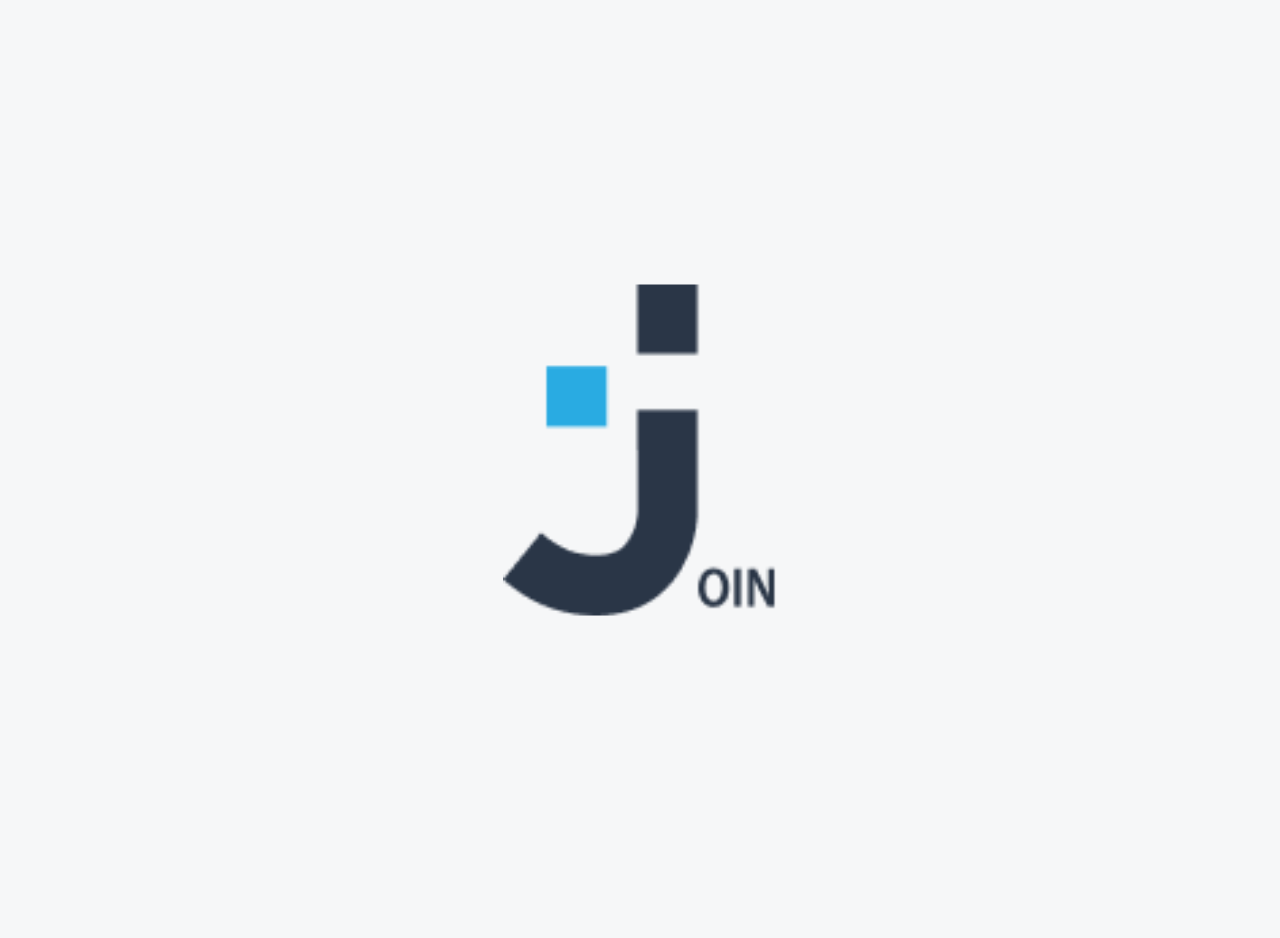
<file: index.html>
<!DOCTYPE html>
<html lang="en">

<head>
    <meta charset="UTF-8">
    <meta http-equiv="X-UA-Compatible" content="IE=edge">
    <meta name="viewport" content="width=device-width, initial-scale=1.0">
    <link rel="icon" type="image/x-icon" href="favicon.ico">
    <link rel="stylesheet" href="./assets/css/font.css">
    <link rel="stylesheet" href="./assets/css/login.css">
    <link rel="stylesheet" href="./assets/css/style.css">
    <script src="./assets/js/script.js" defer></script>
    <script src="./assets/js/login.js" defer></script>
    <script src="./assets/js/storage.js" defer></script>
    <title>Join</title>
</head>
<!-- Login upper part -->

<body onload="initLogin();" class="login-body">
    <div id="overlay"></div>
    <header class="login-header">
        <img class="login-logo" id="login-logo" src="img/login_logo.png" alt="Login Logo Join">
        <nav id="login-nav">
            <p>Not a Join user?</p>
            <button onclick="window.location.href='register.html';" class="btnsld">Sign up</button>
        </nav>
    </header>
    <!-- Login main container -->
    <section class="login-main-section">
        <main id="login-maincontainer">
            <div class="login-main">
                <h1>Log in</h1>
                <div class="h1-underline"></div>
                <form onsubmit="login();return false;" class="input-fields">
                    <div class="imgPos">
                        <input id="email" type="email" placeholder="Email" required>
                        <img src="./img/login-mail.png" alt="">
                    </div>
                    <div class="Error-Container">
                        <div class="imgPos">
                            <input id="password" type="password" placeholder="Password" required>
                            <img onclick="togglePasswordVisibility('password', 'passwordToggle')" class="crsptr"
                                src="./img/login-lock.png" alt="" id="passwordToggle">
                        </div>
                        <div id="passwordMismatchError" class="error-message"></div>
                    </div>
                    <div class="remember-container">
                        <input type="checkbox" class="custom-checkbox" id="customRememberMe">
                        <label for="customRememberMe" class="custom-checkbox-label"><img
                                src="./img/remember-unchecked.png" alt="Remember Me">
                            <p class="nouserselect">Remember me</p>
                            <a class="forgot-password" href="reset_password.html">Forgot Password?</a>
                        </label>
                    </div>
                    <div class="login-buttons">
                        <button class="login-button btnsld">Log in</button>
                        <button onclick="guestLogin()" type="button" class="guest-login-button btnclr">Guest Log
                            in</button>
                    </div>
                </form>
            </div>
        </main>
    </section>
    <!-- Privacy policy and Legal notice bottom -->
    <section>
        <div id="login-bottom-part" class="login-bottom-part">
            <div class="a-container">
                <a href="privacy.html">Privacy Policy</a>
            </div>
            <div class="a-container">
                <a href="legal_notice.html">Legal notice</a>
            </div>
        </div>
    </section>
</body>

</html>
</file>
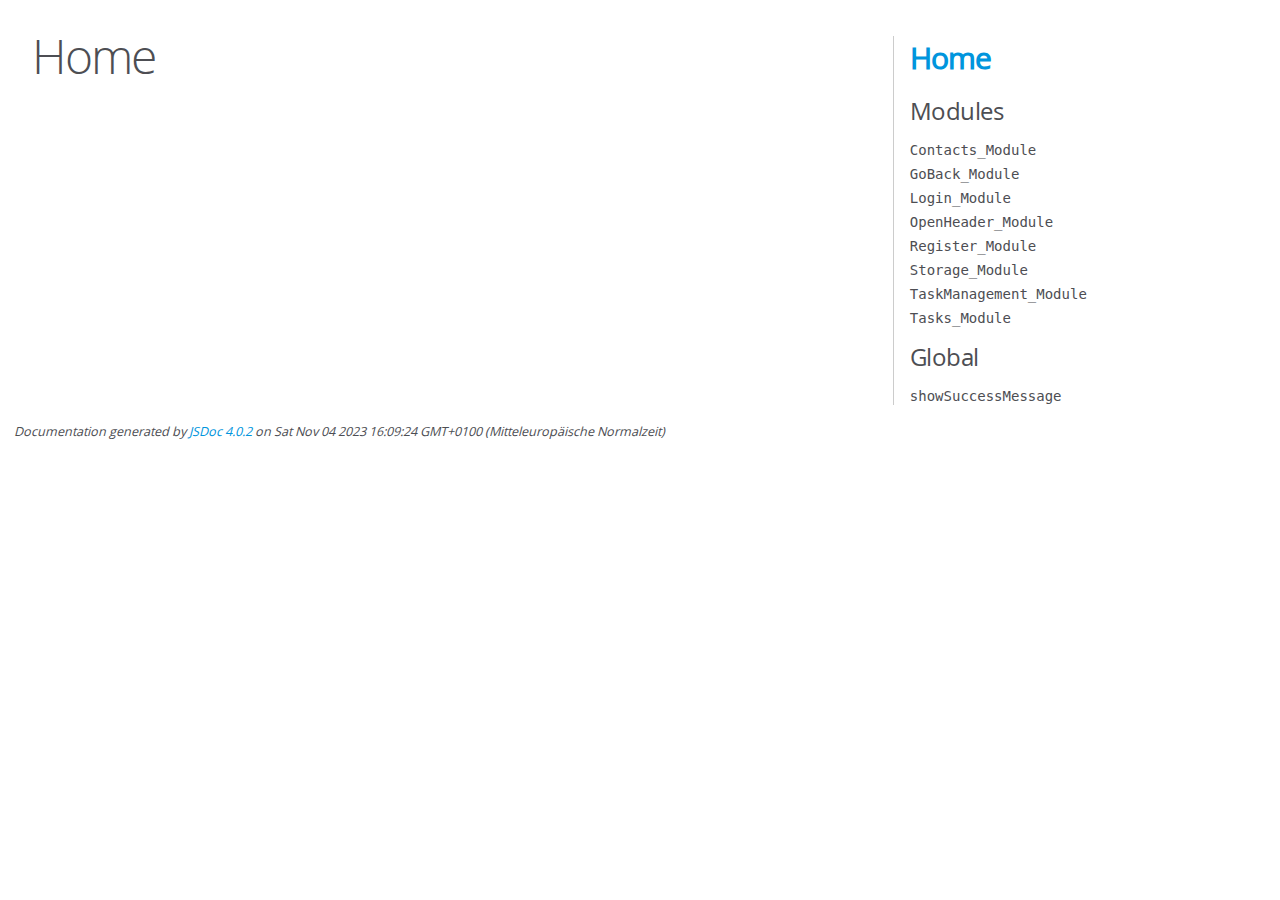
<file: out/index.html>
<!DOCTYPE html>
<html lang="en">
<head>
    <meta charset="utf-8">
    <title>JSDoc: Home</title>

    <script src="scripts/prettify/prettify.js"> </script>
    <script src="scripts/prettify/lang-css.js"> </script>
    <!--[if lt IE 9]>
      <script src="//html5shiv.googlecode.com/svn/trunk/html5.js"></script>
    <![endif]-->
    <link type="text/css" rel="stylesheet" href="styles/prettify-tomorrow.css">
    <link type="text/css" rel="stylesheet" href="styles/jsdoc-default.css">
</head>

<body>

<div id="main">

    <h1 class="page-title">Home</h1>

    



    


    <h3> </h3>










    









</div>

<nav>
    <h2><a href="index.html">Home</a></h2><h3>Modules</h3><ul><li><a href="module-Contacts_Module.html">Contacts_Module</a></li><li><a href="module-GoBack_Module.html">GoBack_Module</a></li><li><a href="module-Login_Module.html">Login_Module</a></li><li><a href="module-OpenHeader_Module.html">OpenHeader_Module</a></li><li><a href="module-Register_Module.html">Register_Module</a></li><li><a href="module-Storage_Module.html">Storage_Module</a></li><li><a href="module-TaskManagement_Module.html">TaskManagement_Module</a></li><li><a href="module-Tasks_Module.html">Tasks_Module</a></li></ul><h3>Global</h3><ul><li><a href="global.html#showSuccessMessage">showSuccessMessage</a></li></ul>
</nav>

<br class="clear">

<footer>
    Documentation generated by <a href="https://github.com/jsdoc/jsdoc">JSDoc 4.0.2</a> on Sat Nov 04 2023 16:09:24 GMT+0100 (Mitteleuropäische Normalzeit)
</footer>

<script> prettyPrint(); </script>
<script src="scripts/linenumber.js"> </script>
</body>
</html>
</file>
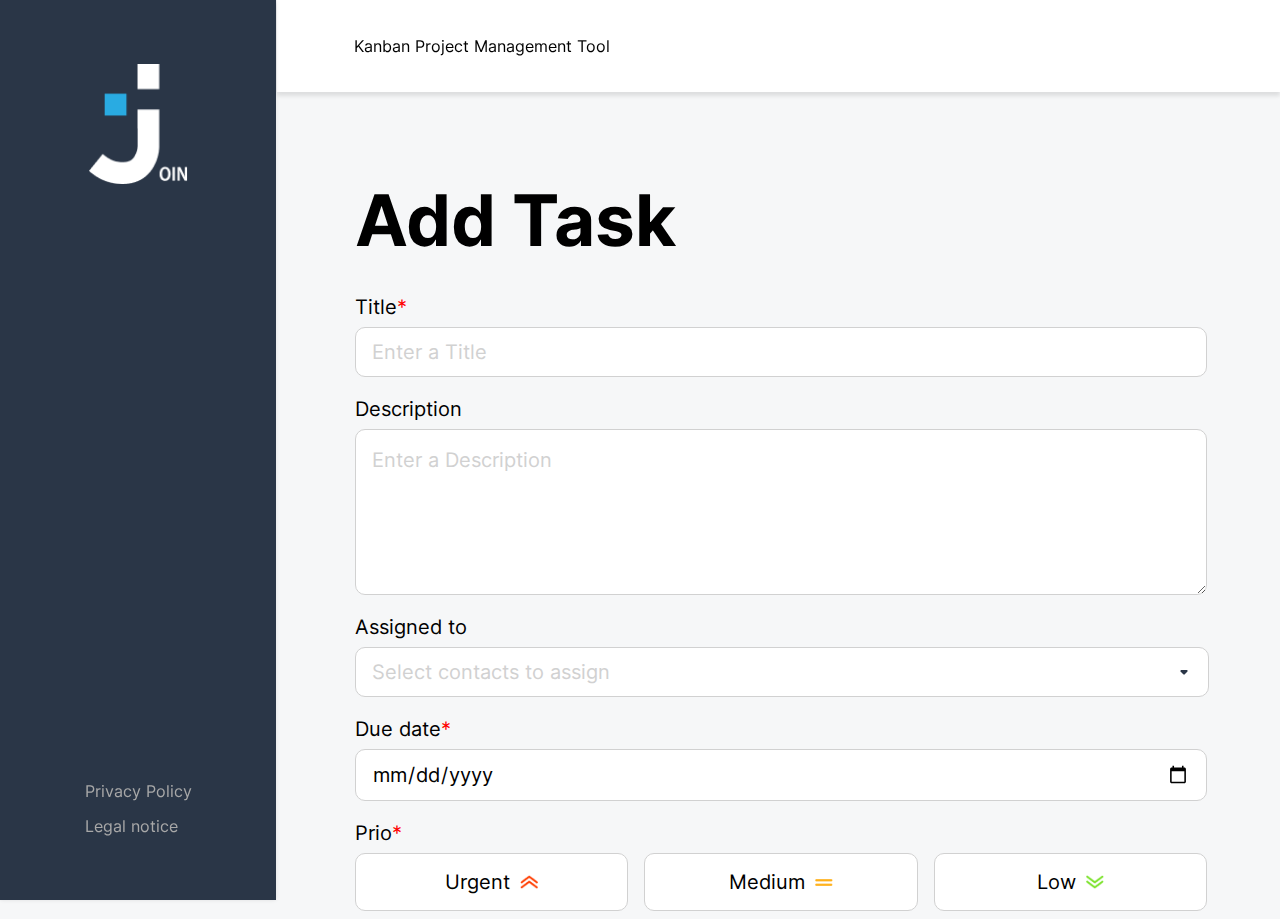
<file: add_task.html>
<!DOCTYPE html>
<html lang="en">

<head>
    <meta charset="UTF-8">
    <meta name="viewport" content="width=device-width, initial-scale=1.0">
    <title>Add Task</title>
    <link rel="icon" type="image/x-icon" href="">
    <link rel="stylesheet" href="./assets/css/font.css">
    <link rel="stylesheet" href="./assets/css/header.css">
    <link rel="stylesheet" href="./assets/css/board.css">
    <link rel="stylesheet" href="./assets/css/addTask.css">
    <link rel="stylesheet" href="./assets/css/style.css">
    <link rel="stylesheet" href="./assets/css/color.css">
    <link rel="stylesheet" href="./assets/css/contacts.css">
    <script src="./assets/js/w3c_include.js"></script>
    <script src="./assets/js/storage.js"></script>
    <script src="./assets/js/template.js"></script>
    <script src="./assets/js/data.js"></script>
    <script src="./assets/js/board.js"></script>
    <script src="./assets/js/form.js"></script>
    <script src="./assets/js/contacts.js"></script>
    <script src="./assets/js/tasks.js" ></script>
    <script src="./assets/js/script.js"></script>
    <script src="./assets/js/openMenu.js"></script>
</head>

<body class="addTask-body" onload="includeHTML(); initAddTask(0, 'add');initUserName();">

    <div w3-include-html="./assets/template/design_template.html"></div>

    <div class="main-content">
        <div w3-include-html="./assets/template/addTask_template.html" id="addForm"></div>
    </div>

    <div class="overlay_background" id="overlayBackground"></div>
    <div class="successmessage" id="successmessage">Contact succesfully created</div>
    <div class="error_message" id="error_message">error</div>

    <script>

        // hide contact dropdwon on click outside the div
        document.addEventListener('mousedown', function (event) {
            let list = document.getElementById('addTaskListContactsContainer');
            let container = document.getElementById('addTaskDropdownContactContainer');

            // check if click was outside the container
            if (!container.contains(event.target) && !list.contains(event.target)) {
                // check if container is actually visible
                if (isAssignToDropdownActive) {
                    // hide the container
                    hideContactList();
                }
            }
        });

        // hide category dropdwon on click outside the div
        document.addEventListener('mousedown', function (event) {
            let list = document.getElementById('addTaskListCategoriesContainer');
            let container = document.getElementById('addTaskDropdownCategoryContainer');

            // check if click was outside the container
            if (!container.contains(event.target) && !list.contains(event.target)) {
                // check if container is actually visible
                if (isCategoryDropdownActive) {
                    // hide the container
                    hideCategoryList();
                }
            }
        });

    </script>
</body>



</html>
</file>
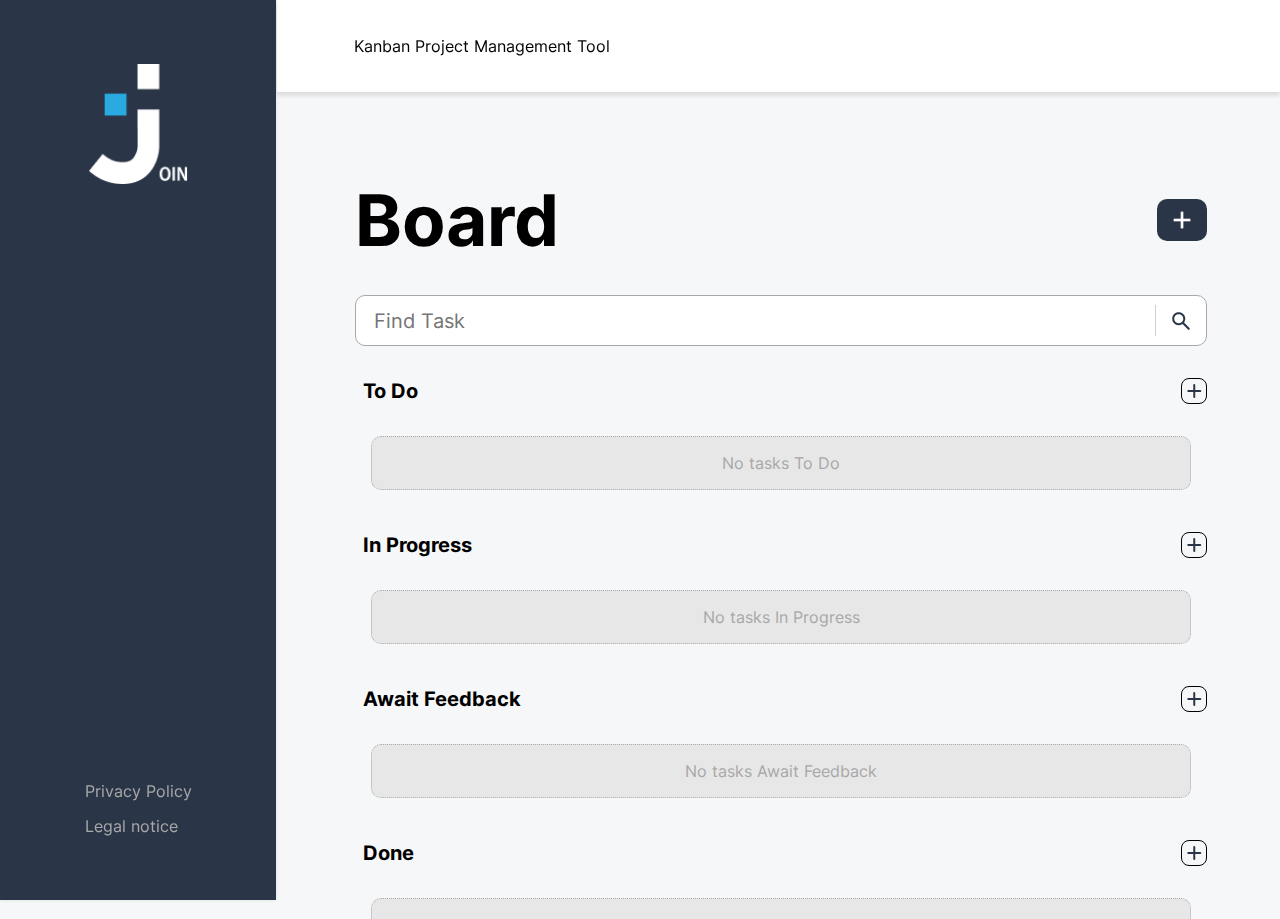
<file: board.html>
<!DOCTYPE html>
<html lang="en">

<head>
    <meta charset="UTF-8">
    <meta name="viewport" content="width=device-width, initial-scale=1.0">
    <title>Board</title>
    <link rel="icon" type="image/x-icon" href="">
    <link rel="stylesheet" href="./assets/css/font.css">
    <link rel="stylesheet" href="./assets/css/header.css">
    <link rel="stylesheet" href="./assets/css/board.css">
    <link rel="stylesheet" href="./assets/css/addTask.css">
    <link rel="stylesheet" href="./assets/css/contacts.css">
    <link rel="stylesheet" href="./assets/css/style.css">
    <link rel="stylesheet" href="./assets/css/color.css">
    <script src="./assets/js/w3c_include.js"></script>
    <script src="./assets/js/storage.js"></script>
    <script src="./assets/js/template.js"></script>
    <script src="./assets/js/data.js"></script>
    <script src="./assets/js/form.js"></script>
    <script src="./assets/js/contacts.js"></script>
    <script src="./assets/js/tasks.js"></script>
    <script src="./assets/js/board.js"></script>
    <script src="./assets/js/script.js"></script>
    <script src="./assets/js/openMenu.js"></script>
</head>

<body class="board-body" onload="includeHTML(); initBoard(); initUserName()">

    <div w3-include-html="./assets/template/design_template.html"></div>

    <div class="main-content">

        <div class="board-header">
            <div class="board-header-title-and-button">
                <h1>Board</h1>
                <button class="btn btn-primary btn-text-with-icon desktop-hidden"
                    onclick="showAddTaskOverlay(0, 'add'); return false" style="width: unset;">
                    <!-- <p>Add task</p> -->
                    <img src="./img/add-white.png" alt="" style="height: 18px; width: 18px;">
                </button>
            </div>
            <div class="board-header-search_and_button">
                <div class="board-header-search">
                    <input type="text" placeholder="Find Task" id="board-search">
                    <div class="search-line"></div>
                    <img src="img/search.png" alt="">
                </div>
                <button class="btn btn-primary btn-text-with-icon mobile-hidden"
                    onclick="showAddTaskOverlay(0, 'add'); return false">
                    <p>Add task</p>
                    <img src="./img/add-white.png" alt="" style="height: 18px; width: 18px;">
                </button>
            </div>
        </div>

        <div class="board-main-section" id="board">
            <!-- wird dynamisch gefüllt -->
        </div>

        <div class="overlay_background" id="addTaskOverlay">
            <div class="addTask-body addTask-include overlay" id="addTaskOverlayContainer">
                <div w3-include-html="./assets/template/addTask_template.html" id="addForm"></div>
            </div>
        </div>


        <!-- SHOW TASK OVERLAY -->
        <div class="overlay_background_add" id="showTaskOverlay">
            <div class="overlay" id="showTaskOverlayContainer">
                <div class="close_button_mobile" onclick="hideTaskOverlay();">
                    <img src="./img/close_white.png" alt="">
                </div>
                <div class="todo-card-detailed" id="todo-card-detailed">
                    <div class="todo-card-detailed-header">
                        <p class="todo-category bg-blue" id="todo-card-detailed-category">
                            <!-- wird dynamisch gefüllt -->
                        </p>
                        <img class="" src="./img/Close.png" alt="close button" onclick="hideTaskOverlay();">
                    </div>
                    <h1 class="todo-title" id="todo-card-detailed-title">
                        <!-- wird dynamisch gefüllt -->
                    </h1>
                    <h2 class="todo-description" id="todo-card-detailed-description">
                        <!-- wird dynamisch gefüllt -->
                    </h2>
                    <div class="todo-card-detailed-row">
                        <label for="">Due date:</label>
                        <p id="todo-card-detailed-dueDate">
                            <!-- wird dynamisch gefüllt -->
                        </p>
                    </div>
                    <div class="todo-card-detailed-row">
                        <label for="">Priority:</label>
                        <p id="todo-card-detailed-prioName">
                            <!-- wird dynamisch gefüllt -->
                        </p>
                        <img class="" id="todo-card-detailed-prioImg" src="img/prio-med.png">
                    </div>
                    <div class="todo-card-detailed-list-container">
                        <label for="">Assigned To:</label>
                        <div class="form-list form-list-selection">
                            <ul class="reduce-and-scroll-list" id="todo-card-detailed-assignedToList">
                                <!-- wird dynamisch gefüllt -->
                            </ul>
                        </div>
                    </div>
                    <div class="todo-card-detailed-list-container">
                        <label for="">Subtasks:</label>
                        <div class="form-list reduce-and-scroll-list" id="todo-card-detailed-subtasks">
                            <!-- wird dynamisch gefüllt -->
                        </div>
                    </div>
                    <div class="todo-card-detailed-row flex-end">
                        <button onclick="deleteContact(i)" id="todo-card-detailed-btnTaskDelete"><img
                                src="./img/delete.png" alt="Delete Icon">Delete</button>
                        <button onclick="editTask(i)" id="todo-card-detailed-btnTaskEdit"><img src="./img/edit.png"
                                alt="Edit Icon">Edit</button>
                    </div>
                </div>
            </div>
        </div>
    </div>

    <div class="overlay_background" id="overlayBackground"></div>
    <div class="successmessage" id="successmessage">Contact succesfully created</div>
    <div class="error_message" id="error_message">error</div>

    <script>

        // filter tasks by input in search field
        document.getElementById("board-search").addEventListener("input", updateBoardBySearch);

        // hide contact dropdwon on click outside the div
        document.addEventListener('mousedown', function (event) {
            let container = document.getElementById('addTaskListContactsContainer');
            if (!container.contains(event.target)) {
                if (isAssignToDropdownActive) {
                    hideContactList();
                }
            }
        });

        // hide category dropdwon on click outside the div
        document.addEventListener('mousedown', function (event) {
            let container = document.getElementById('addTaskListCategoriesContainer');
            if (!container.contains(event.target)) {
                if (isCategoryDropdownActive) {
                    hideCategoryList();
                }
            }
        });

        // hide detailed todo card on click outside the card
        document.addEventListener('mousedown', function (event) {
            let container = document.getElementById('showTaskOverlayContainer');
            if (!container.contains(event.target)) {
                if (overlayToDoCardActive && !overlayAddFormActive) {
                    hideTaskOverlay();
                };
            }
        });

        // hide add form on click outside the form
        document.addEventListener('mousedown', function (event) {
            let container = document.getElementById('addTaskOverlayContainer');
            if (!container.contains(event.target)) {
                if (overlayAddFormActive) {
                    closeAddTaskOverlay();
                };
            }
        });

    </script>

</body>

</html>
</file>
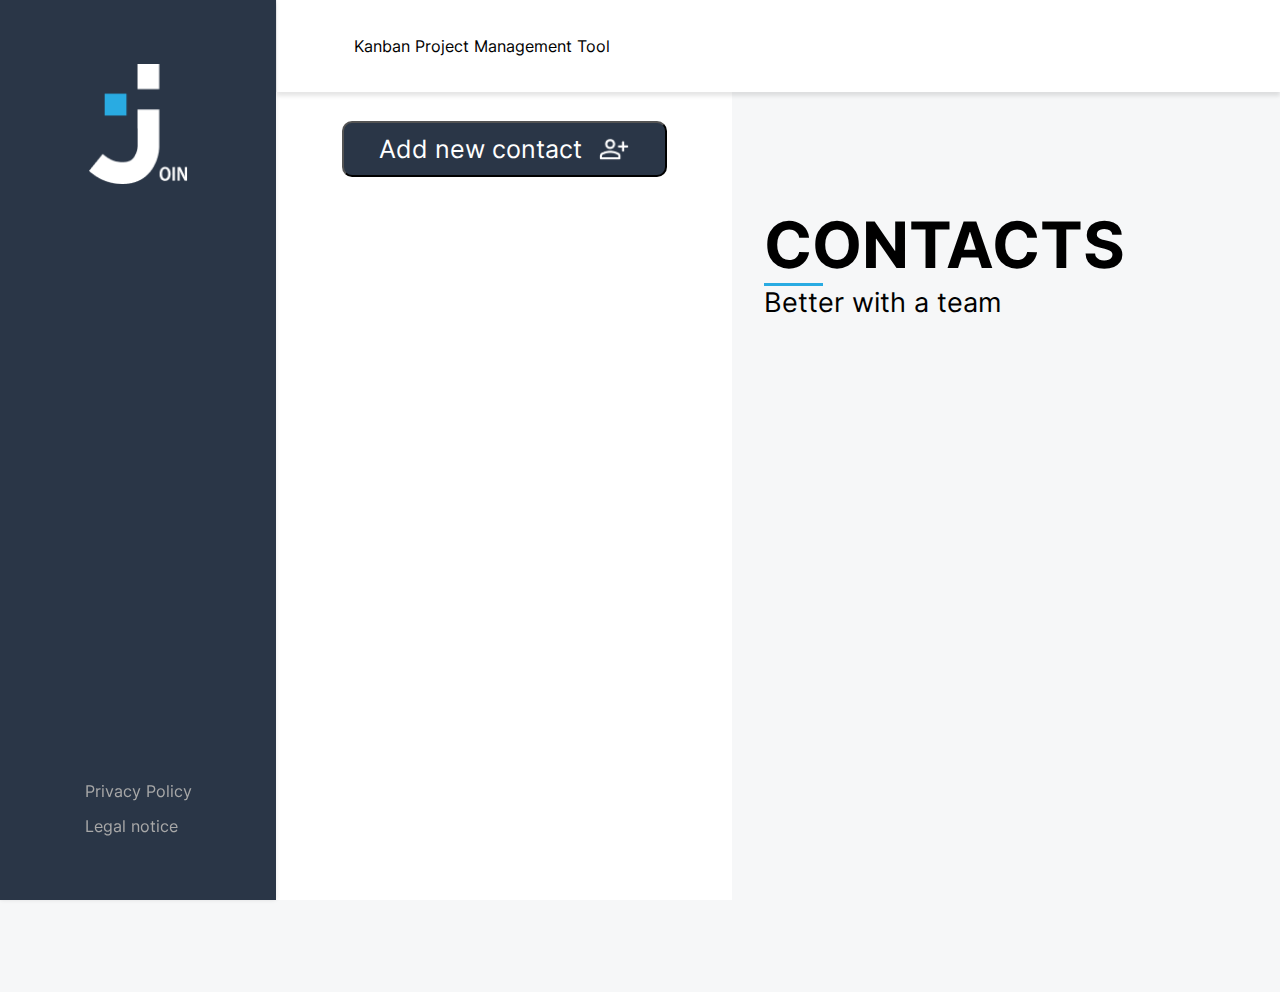
<file: contacts.html>
<!DOCTYPE html>
<html lang="en">

<head>
    <meta charset="UTF-8">
    <meta name="viewport" content="width=device-width,initial-scale=1.0">
    <link rel="stylesheet" href="./assets/css/font.css">
    <link rel="stylesheet" href="./assets/css/header.css">
    <link rel="stylesheet" href="./assets/css/contacts.css">
    <link rel="stylesheet" href="./assets/css/style.css">
    <script src="./assets/js/w3c_include.js"></script>
    <script src="./assets/js/storage.js"></script>
    <script src="./assets/js/data.js"></script>
    <script src="./assets/js/template.js"></script>
    <script src="./assets/js/contacts.js"></script>
    <script src="./assets/js/script.js"></script>
    <script src="./assets/js/openMenu.js"></script>
    <title>Contacts</title>
</head>

<body onload="includeHTML();init();hideAddContactOverlay();hideEditContactOverlay();initUserName()">
    <div w3-include-html="./assets/template/design_template.html"></div>

    <div class="main-content-contacts">
        <div class="main_contact">
            <div class="contacts" id="contactsDiv">
                <div class="contact_button"><button class="add_new_contact_button" onclick="showAddContactOverlay()">
                        Add new contact <img src="./img/person_add.png" alt="" height="32px" width="32px"></button>
                </div>

                <div class="contact_part" id="contactList">

                </div>
            </div>
            <div></div>
            <div class="right_side_contact" id="rightSideContactHeader" onclick="closeMobileSettingsBox()">
                <div class="contact_header">
                    <div class="contact_headline"> CONTACTS </div>
                    <div class="space_line_contact_header"></div>
                    <div class="contact_slogan"> Better with a team</div>
                    <div class="space_line_contact_header_mobile"></div>
                    <div class="mobile_back_arrow" style="display:none;" onclick="showContactsListHideContactInfo()">
                        <img src="./img/arrow-left-line.png" alt="">
                    </div>
                </div>
                <div class="big_contact" id="contactDetails">
                </div>
            </div>
        </div>

        <!-- ADD CONTACT OVERLAY -->
        <div class="overlay_background_add" id="addContactOverlay">
            <div class="overlay">
                <div class="close_button_mobile" onclick="hideAddContactOverlay();"><img src="./img/close_white.png"
                        alt=""></div>
                <div class="left_panel">
                    <div class="left_panel_content">
                        <img src="./img/header_logo.png" alt="Join Logo">
                        <div class="left_panel_header">Add contact</div>
                        <div class="left_panel_slogan">Tasks are better with a team!</div>
                        <div class="left_panel_line"></div>
                    </div>
                </div>
                <div class="right_panel">

                    <div class="close_overlay_button" onclick="hideAddContactOverlay();"><img src="./img/Close.png"
                            alt="close button"></div>
                    <div class="contact_user_information">
                        <div class="user_image"><button><img src="./img/personwhite.png" alt="Profile Image"></button>
                        </div>
                        <div class="user_information_form">
                            <input type="text" class="input_contact_name" name="Name" id="addContactName"
                                placeholder="Name" required>
                            <input type="email" class="input_contact_mail" name="Email" id="addContactEmail"
                                placeholder="Email" required>
                            <input type="tel" class="input_contact_phone" name="Phone" id="addContactPhone"
                                placeholder="Phone" required>
                            <div class="add_contact_buttons">
                                <button onclick="hideAddContactOverlay()" class="cancel_contact_button" type="reset">Cancel <img src="./img/Close.png"
                                        alt="Cancel"></button><button type="submit" class="create_contact_button"
                                    onclick="addContact()">Create
                                    contact
                                    <img src="./img/check.png" alt=""></button>
                            </div>
                        </div>
                    </div>
                </div>
            </div>

        </div>

        <!-- EDIT CONTACT OVERLAY -->
        <div class="overlay_background_edit" id="editContactOverlay">
            <div class="overlay">
                <div class="close_button_mobile" onclick="hideEditContactOverlay();"><img src="./img/close_white.png"
                        alt=""></div>
                <div class="left_panel">
                    <div class="left_panel_content">
                        <img src="./img/header_logo.png" alt="Join Logo">
                        <div class="left_panel_header">Edit contact</div>
                        <div class="left_panel_line"></div>
                    </div>
                </div>
                <div class="right_panel">

                    <div class="close_overlay_button" onclick="hideEditContactOverlay();"><img src="./img/Close.png"
                            alt="close button"></div>
                    <div class="contact_user_information">
                        <div class="user_image"><button id="editContactInitials"></button></div>
                        <div class="user_information_form">
                            <input type="text" class="input_contact_name" name="Name" id="editContactName"
                                placeholder="Name" required>
                            <input type="email" class="input_contact_mail" name="Email" id="editContactEmail"
                                placeholder="Email" required>
                            <input type="tel" class="input_contact_phone" name="Phone" id="editContactPhone"
                                placeholder="Phone" required>
                            <div class="add_contact_buttons">
                                <button class="cancel_contact_button" type="reset">Delete </button><button
                                    onclick="saveContact()" type="submit" class="create_contact_button">Save
                                    <img src="./img/check.png" alt=""></button>
                            </div>
                        </div>
                    </div>
                </div>
            </div>

        </div>
        <div class="overlay_background" id="overlayBackground"></div>
        <div class="successmessage" id="successmessage">Contact succesfully created</div>
        <div class="error_message" id="error_message">error</div>
        <div class="contact_settings_mobile" id="contactSettingsMobile" onclick="openMobileSettingsBox()"><img
                src="./img/contact_options.png" alt="contact options"></div>
        <div class="add_contact_button_mobile" id="addContactMobileButton" onclick="showAddContactOverlay()"><img
                src="./img/person_add.png" alt="add contact"></div>


    </div>

</body>

</html>
</file>
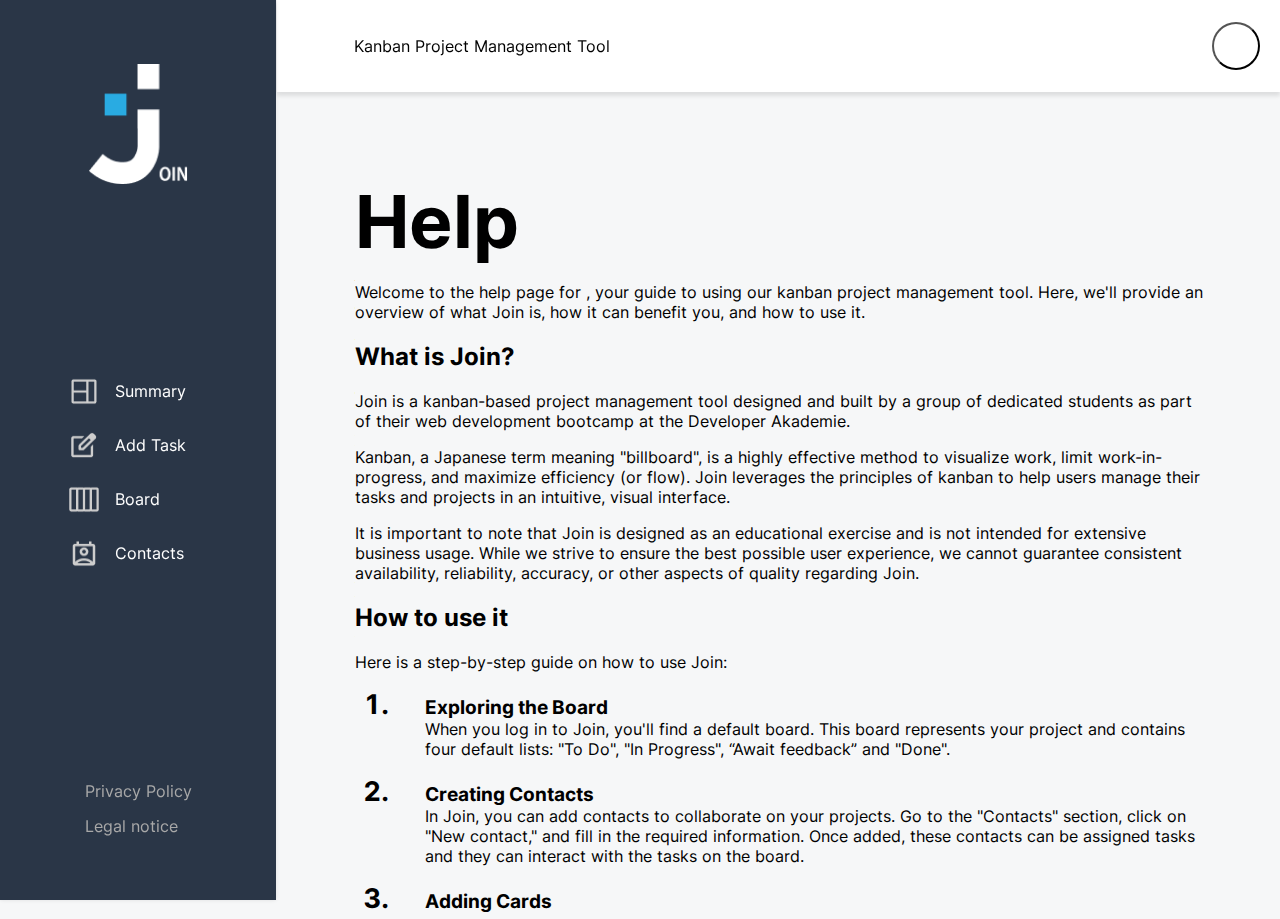
<file: help.html>
<!DOCTYPE html>
<html lang="en">

<head>
    <meta charset="UTF-8">
    <meta name="viewport" content="width=device-width,initial-scale=1.0">
    <link rel="stylesheet" href="./assets/css/font.css">
    <link rel="stylesheet" href="./assets/css/help.css">
    <link rel="stylesheet" href="./assets/css/header.css">
    <link rel="stylesheet" href="./assets/css/legalprivacy.css">
    <script src="./assets/js/w3c_include.js"></script>
    <script src="./assets/js/openMenu.js"></script>
    <title>Legal Notice</title>

</head>

<body onload="includeHTML()">
    <div w3-include-html="./assets/template/design_template.html"></div>


    <div class="main-content">
        <div class="title">Help</div>

        <p>Welcome to the help page for , your guide to using our kanban project management tool. Here, we'll provide an
            overview of what Join is, how it can benefit you, and how to use it.</p>

        <h2>What is Join?</h2>

        <p>Join is a kanban-based project management tool designed and built by a group of dedicated students as part of
            their web development bootcamp at the Developer Akademie.
        </p>

        <p>Kanban, a Japanese term meaning "billboard", is a highly effective method to visualize work, limit
            work-in-progress, and maximize efficiency (or flow). Join leverages the principles of kanban to help users
            manage their tasks and projects in an intuitive, visual interface.
        </p>

        <p>It is important to note that Join is designed as an educational exercise and is not intended for extensive
            business usage. While we strive to ensure the best possible user experience, we cannot guarantee consistent
            availability, reliability, accuracy, or other aspects of quality regarding Join.
        </p>

        <h2>How to use it</h2>

        <p>Here is a step-by-step guide on how to use Join:</p>

        <ol>
    <li class="lihelp">
        <h3 class="h3help">Exploring the Board</h3>
        <p class="phelp">When you log in to Join, you'll find a default board. This board represents your project and contains four default lists: "To Do", "In Progress", “Await feedback” and "Done".</p>
    </li>
    <li class="lihelp">
        <h3 class="h3help">Creating Contacts</h3>
        <p
        class="phelp">In Join, you can add contacts to collaborate on your projects. Go to the "Contacts" section, click on "New contact," and fill in the required information. Once added, these contacts can be assigned tasks and they can interact with the tasks on the board.</p>
    </li>
    <li class="lihelp">
        <h3 class="h3help">Adding Cards</h3>
        <p>Now that you've added your contacts, you can start adding cards. Cards represent individual tasks. Click the "+" button under the appropriate list to create a new card. Fill in the task details in the card, like task name, description, due date, assignees, etc.</p>
    </li>
    <li class="lihelp">
        <h3 class="h3help">Moving Cards</h3>
        <p
        class="phelp">As the task moves from one stage to another, you can reflect that on the board by dragging and dropping the card from one list to another.</p>
    </li>
    <li class="lihelp">
        <h3 class="h3help">Deleting Cards</h3>
        <p
        class="phelp">Once a task is completed, you can either move it to the "Done" list or delete it. Deleting a card will permanently remove it from the board. Please exercise caution when deleting cards, as this action is irreversible. Remember that using Join effectively requires consistent updates from you and your team to ensure the board reflects the current state of your project. Have more questions about Join? Feel free to contact us at [Your Contact Email]. We're here to help you!</p>
    </li>
</ol>

        <h2>Enjoy using Join!</h2>
    </div>

</body>

</html>
</file>
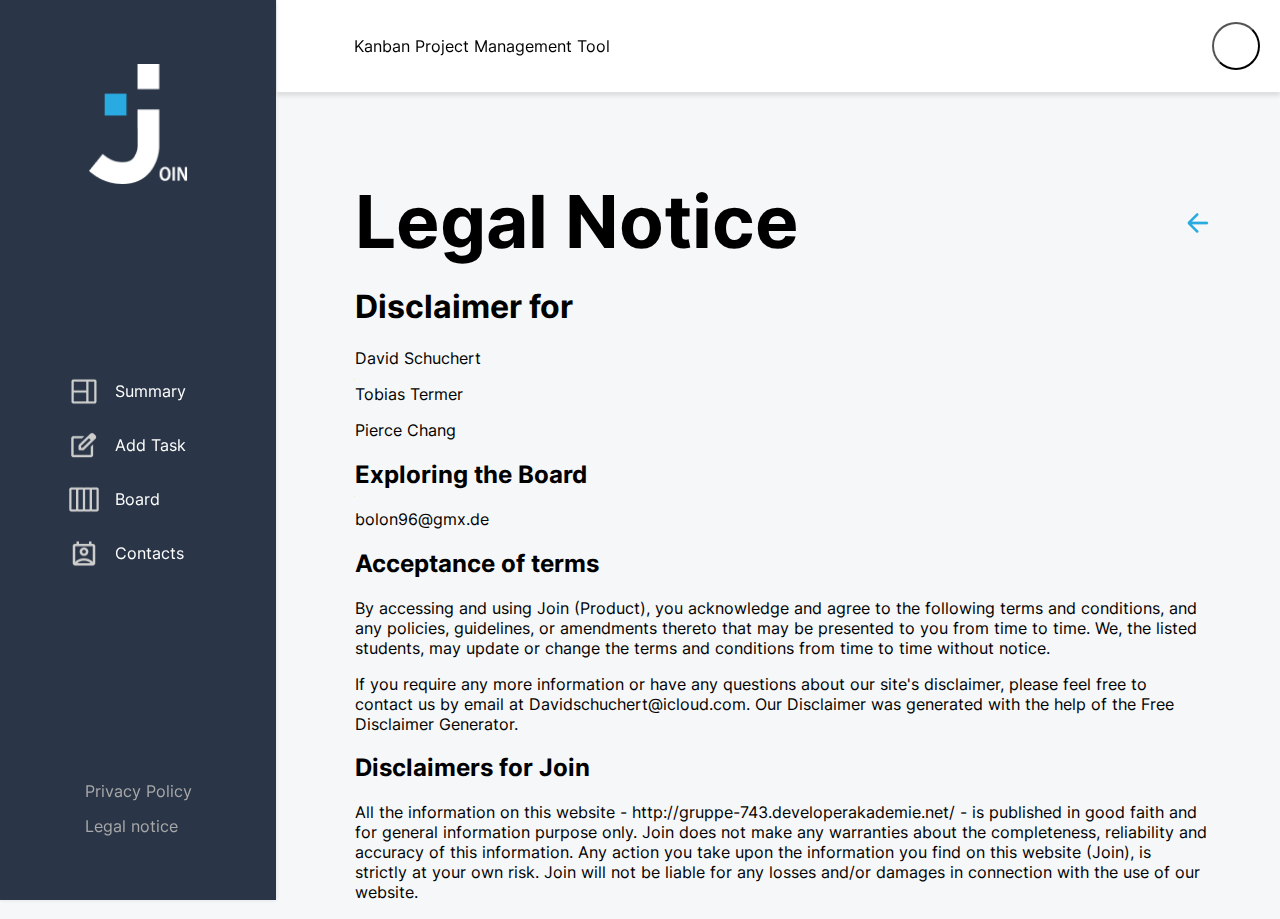
<file: legal_notice.html>
<!DOCTYPE html>
<html lang="en">

<head>
    <meta charset="UTF-8">
    <meta name="viewport" content="width=device-width,initial-scale=1.0">
    <link rel="stylesheet" href="./assets/css/font.css">
    <link rel="stylesheet" href="./assets/css/header.css">
    <link rel="stylesheet" href="./assets/css/legalprivacy.css">
    <script src="./assets/js/w3c_include.js"></script>
    <script src="./assets/js/goBack.js"></script>
    <script src="./assets/js/openMenu.js"></script>
    <script src="./assets/js/storage.js"></script>
    <title>Legal Notice</title>
</head>

<body onload="includeHTML(); initUserName()">
    <div w3-include-html="./assets/template/design_template.html"></div>


    <div class="main-content">

        <div class="title">Legal Notice <button onclick="goBack()"><img src="./img/arrow-left-line.png"
                    alt="Back Arrow"></button></div>
        <h1>Disclaimer for</h1>
        <p>David Schuchert</p>
        <p>Tobias Termer</p>
        <p>Pierce Chang</p>

        <h2>Exploring the Board</h2>

        <p>bolon96@gmx.de</p>

        <h2>Acceptance of terms</h2>

        <p>By accessing and using Join (Product), you acknowledge and agree to the following terms and conditions, and
            any policies, guidelines, or amendments thereto that may be presented to you from time to time. We, the
            listed students, may update or change the terms and conditions from time to time without notice.</p>

        <p>If you require any more information or have any questions about our site's disclaimer, please feel free to
            contact us by email at Davidschuchert@icloud.com. Our Disclaimer was generated with the help of the <a
                href="https://www.disclaimergenerator.net/">Free Disclaimer Generator</a>.</p>

        <h2>Disclaimers for Join</h2>

        <p>All the information on this website - http://gruppe-743.developerakademie.net/ - is published in good faith
            and for general information purpose only. Join does not make any warranties about the completeness,
            reliability and accuracy of this information. Any action you take upon the information you find on this
            website (Join), is strictly at your own risk. Join will not be liable for any losses and/or damages in
            connection with the use of our website.</p>

        <p>From our website, you can visit other websites by following hyperlinks to such external sites. While we
            strive to provide only quality links to useful and ethical websites, we have no control over the content and
            nature of these sites. These links to other websites do not imply a recommendation for all the content found
            on these sites. Site owners and content may change without notice and may occur before we have the
            opportunity to remove a link which may have gone 'bad'.</p>

        <p>Please be also aware that when you leave our website, other sites may have different privacy policies and
            terms which are beyond our control. Please be sure to check the Privacy Policies of these sites as well as
            their "Terms of Service" before engaging in any business or uploading any information.</p>

        <h2>Consent</h2>

        <p>By using our website, you hereby consent to our disclaimer and agree to its terms.</p>

        <h2>Update</h2>

        <p>Should we update, amend or make any changes to this document, those changes will be prominently posted here.
        </p>

    </div>

</body>

</html>
</file>
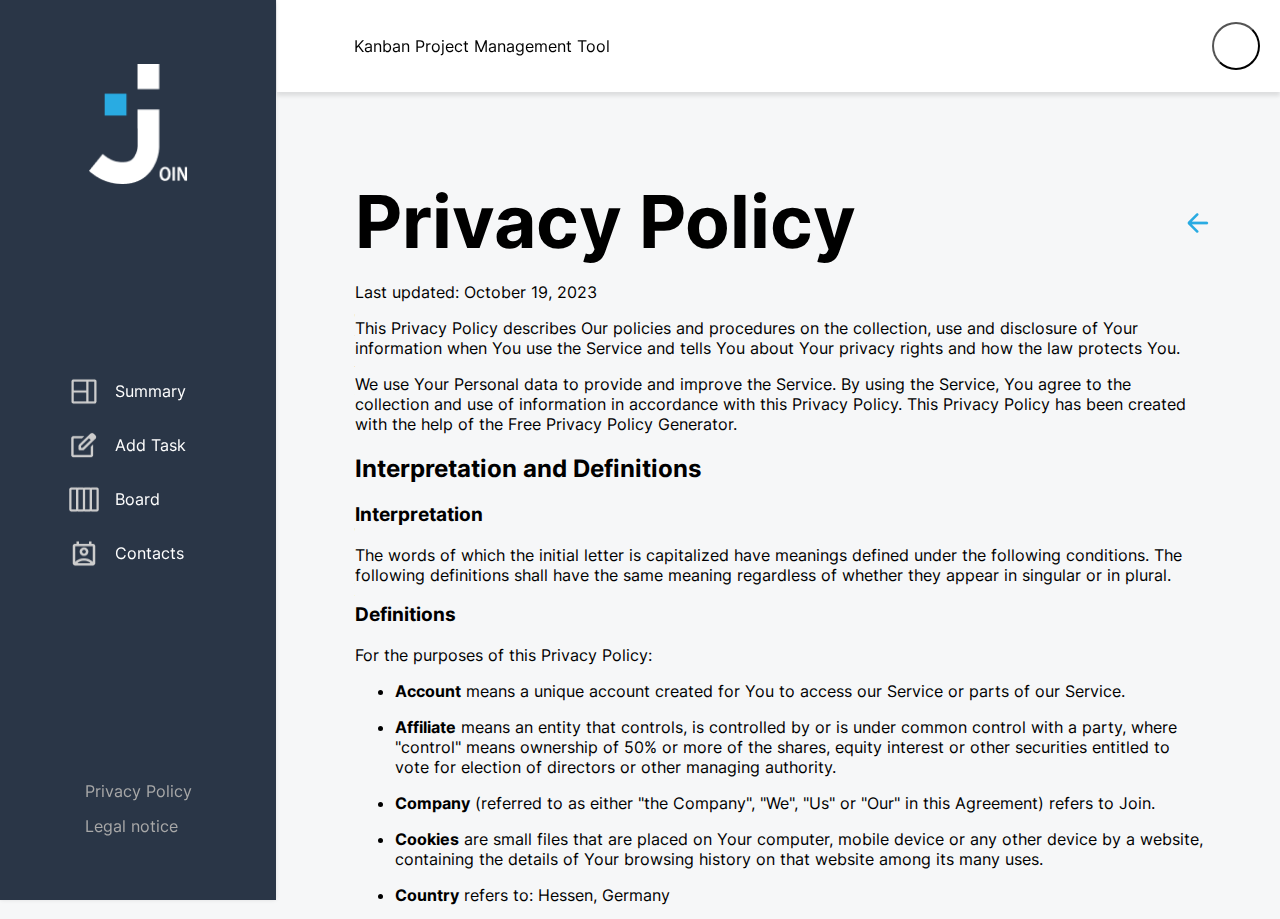
<file: privacy.html>
<!DOCTYPE html>
<html lang="en">

<head>
    <meta charset="UTF-8">
    <meta name="viewport" content="width=device-width,initial-scale=1.0">
    <link rel="stylesheet" href="./assets/css/font.css">
    <link rel="stylesheet" href="./assets/css/header.css">
    <link rel="stylesheet" href="./assets/css/legalprivacy.css">
    <script src="./assets/js/w3c_include.js"></script>
    <script src="./assets/js/goBack.js"></script>
    <script src="./assets/js/openMenu.js"></script>
    <script src="./assets/js/storage.js"></script>
    <title>Privacy Policy</title>
</head>

<body onload="includeHTML(); initUserName()">
    <div w3-include-html="./assets/template/design_template.html"></div>


    <div class="main-content">
        <div class="title">Privacy Policy <button onclick="goBack()"><img src="./img/arrow-left-line.png" alt="Back Arrow"></div>
        <p>Last updated: October 19, 2023</p>
        <p>This Privacy Policy describes Our policies and procedures on the collection, use and disclosure of Your
            information when You use the Service and tells You about Your privacy rights and how the law protects You.
        </p>
        <p>We use Your Personal data to provide and improve the Service. By using the Service, You agree to the
            collection and use of information in accordance with this Privacy Policy. This Privacy Policy has been
            created with the help of the <a href="https://www.freeprivacypolicy.com/free-privacy-policy-generator/"
                target="_blank">Free Privacy Policy Generator</a>.</p>
        <h2>Interpretation and Definitions</h2>
        <h3>Interpretation</h3>
        <p>The words of which the initial letter is capitalized have meanings defined under the following conditions.
            The following definitions shall have the same meaning regardless of whether they appear in singular or in
            plural.</p>
        <h3>Definitions</h3>
        <p>For the purposes of this Privacy Policy:</p>
        <ul>
            <li>
                <p><strong>Account</strong> means a unique account created for You to access our Service or parts of our
                    Service.</p>
            </li>
            <li>
                <p><strong>Affiliate</strong> means an entity that controls, is controlled by or is under common control
                    with a party, where &quot;control&quot; means ownership of 50% or more of the shares, equity
                    interest or other securities entitled to vote for election of directors or other managing authority.
                </p>
            </li>
            <li>
                <p><strong>Company</strong> (referred to as either &quot;the Company&quot;, &quot;We&quot;,
                    &quot;Us&quot; or &quot;Our&quot; in this Agreement) refers to Join.</p>
            </li>
            <li>
                <p><strong>Cookies</strong> are small files that are placed on Your computer, mobile device or any other
                    device by a website, containing the details of Your browsing history on that website among its many
                    uses.</p>
            </li>
            <li>
                <p><strong>Country</strong> refers to: Hessen, Germany</p>
            </li>
            <li>
                <p><strong>Device</strong> means any device that can access the Service such as a computer, a cellphone
                    or a digital tablet.</p>
            </li>
            <li>
                <p><strong>Personal Data</strong> is any information that relates to an identified or identifiable
                    individual.</p>
            </li>
            <li>
                <p><strong>Service</strong> refers to the Website.</p>
            </li>
            <li>
                <p><strong>Service Provider</strong> means any natural or legal person who processes the data on behalf
                    of the Company. It refers to third-party companies or individuals employed by the Company to
                    facilitate the Service, to provide the Service on behalf of the Company, to perform services related
                    to the Service or to assist the Company in analyzing how the Service is used.</p>
            </li>
            <li>
                <p><strong>Usage Data</strong> refers to data collected automatically, either generated by the use of
                    the Service or from the Service infrastructure itself (for example, the duration of a page visit).
                </p>
            </li>
            <li>
                <p><strong>Website</strong> refers to Join, accessible from <a
                        href="http://www.gruppe-743.developerakademie.net" rel="external nofollow noopener"
                        target="_blank">http://www.gruppe-743.developerakademie.net</a></p>
            </li>
            <li>
                <p><strong>You</strong> means the individual accessing or using the Service, or the company, or other
                    legal entity on behalf of which such individual is accessing or using the Service, as applicable.
                </p>
            </li>
        </ul>
        <h2>Collecting and Using Your Personal Data</h2>
        <h3>Types of Data Collected</h3>
        <h4>Personal Data</h4>
        <p>While using Our Service, We may ask You to provide Us with certain personally identifiable information that
            can be used to contact or identify You. Personally identifiable information may include, but is not limited
            to:</p>
        <ul>
            <li>
                <p>First name and last name</p>
            </li>
            <li>
                <p>Phone number</p>
            </li>
            <li>
                <p>Address, State, Province, ZIP/Postal code, City</p>
            </li>
            <li>
                <p>Usage Data</p>
            </li>
        </ul>
        <h4>Usage Data</h4>
        <p>Usage Data is collected automatically when using the Service.</p>
        <p>Usage Data may include information such as Your Device's Internet Protocol address (e.g. IP address), browser
            type, browser version, the pages of our Service that You visit, the time and date of Your visit, the time
            spent on those pages, unique device identifiers and other diagnostic data.</p>
        <p>When You access the Service by or through a mobile device, We may collect certain information automatically,
            including, but not limited to, the type of mobile device You use, Your mobile device unique ID, the IP
            address of Your mobile device, Your mobile operating system, the type of mobile Internet browser You use,
            unique device identifiers and other diagnostic data.</p>
        <p>We may also collect information that Your browser sends whenever You visit our Service or when You access the
            Service by or through a mobile device.</p>
        <h4>Tracking Technologies and Cookies</h4>
        <p>We use Cookies and similar tracking technologies to track the activity on Our Service and store certain
            information. Tracking technologies used are beacons, tags, and scripts to collect and track information and
            to improve and analyze Our Service. The technologies We use may include:</p>
        <ul>
            <li><strong>Cookies or Browser Cookies.</strong> A cookie is a small file placed on Your Device. You can
                instruct Your browser to refuse all Cookies or to indicate when a Cookie is being sent. However, if You
                do not accept Cookies, You may not be able to use some parts of our Service. Unless you have adjusted
                Your browser setting so that it will refuse Cookies, our Service may use Cookies.</li>
            <li><strong>Web Beacons.</strong> Certain sections of our Service and our emails may contain small
                electronic files known as web beacons (also referred to as clear gifs, pixel tags, and single-pixel
                gifs) that permit the Company, for example, to count users who have visited those pages or opened an
                email and for other related website statistics (for example, recording the popularity of a certain
                section and verifying system and server integrity).</li>
        </ul>
        <p>Cookies can be &quot;Persistent&quot; or &quot;Session&quot; Cookies. Persistent Cookies remain on Your
            personal computer or mobile device when You go offline, while Session Cookies are deleted as soon as You
            close Your web browser. Learn more about cookies on the <a
                href="https://www.freeprivacypolicy.com/blog/sample-privacy-policy-template/#Use_Of_Cookies_And_Tracking"
                target="_blank">Free Privacy Policy website</a> article.</p>
        <p>We use both Session and Persistent Cookies for the purposes set out below:</p>
        <ul>
            <li>
                <p><strong>Necessary / Essential Cookies</strong></p>
                <p>Type: Session Cookies</p>
                <p>Administered by: Us</p>
                <p>Purpose: These Cookies are essential to provide You with services available through the Website and
                    to enable You to use some of its features. They help to authenticate users and prevent fraudulent
                    use of user accounts. Without these Cookies, the services that You have asked for cannot be
                    provided, and We only use these Cookies to provide You with those services.</p>
            </li>
            <li>
                <p><strong>Cookies Policy / Notice Acceptance Cookies</strong></p>
                <p>Type: Persistent Cookies</p>
                <p>Administered by: Us</p>
                <p>Purpose: These Cookies identify if users have accepted the use of cookies on the Website.</p>
            </li>
            <li>
                <p><strong>Functionality Cookies</strong></p>
                <p>Type: Persistent Cookies</p>
                <p>Administered by: Us</p>
                <p>Purpose: These Cookies allow us to remember choices You make when You use the Website, such as
                    remembering your login details or language preference. The purpose of these Cookies is to provide
                    You with a more personal experience and to avoid You having to re-enter your preferences every time
                    You use the Website.</p>
            </li>
        </ul>
        <p>For more information about the cookies we use and your choices regarding cookies, please visit our Cookies
            Policy or the Cookies section of our Privacy Policy.</p>
        <h3>Use of Your Personal Data</h3>
        <p>The Company may use Personal Data for the following purposes:</p>
        <ul>
            <li>
                <p><strong>To provide and maintain our Service</strong>, including to monitor the usage of our Service.
                </p>
            </li>
            <li>
                <p><strong>To manage Your Account:</strong> to manage Your registration as a user of the Service. The
                    Personal Data You provide can give You access to different functionalities of the Service that are
                    available to You as a registered user.</p>
            </li>
            <li>
                <p><strong>For the performance of a contract:</strong> the development, compliance and undertaking of
                    the purchase contract for the products, items or services You have purchased or of any other
                    contract with Us through the Service.</p>
            </li>
            <li>
                <p><strong>To contact You:</strong> To contact You by email, telephone calls, SMS, or other equivalent
                    forms of electronic communication, such as a mobile application's push notifications regarding
                    updates or informative communications related to the functionalities, products or contracted
                    services, including the security updates, when necessary or reasonable for their implementation.</p>
            </li>
            <li>
                <p><strong>To provide You</strong> with news, special offers and general information about other goods,
                    services and events which we offer that are similar to those that you have already purchased or
                    enquired about unless You have opted not to receive such information.</p>
            </li>
            <li>
                <p><strong>To manage Your requests:</strong> To attend and manage Your requests to Us.</p>
            </li>
            <li>
                <p><strong>For business transfers:</strong> We may use Your information to evaluate or conduct a merger,
                    divestiture, restructuring, reorganization, dissolution, or other sale or transfer of some or all of
                    Our assets, whether as a going concern or as part of bankruptcy, liquidation, or similar proceeding,
                    in which Personal Data held by Us about our Service users is among the assets transferred.</p>
            </li>
            <li>
                <p><strong>For other purposes</strong>: We may use Your information for other purposes, such as data
                    analysis, identifying usage trends, determining the effectiveness of our promotional campaigns and
                    to evaluate and improve our Service, products, services, marketing and your experience.</p>
            </li>
        </ul>
        <p>We may share Your personal information in the following situations:</p>
        <ul>
            <li><strong>With Service Providers:</strong> We may share Your personal information with Service Providers
                to monitor and analyze the use of our Service, to contact You.</li>
            <li><strong>For business transfers:</strong> We may share or transfer Your personal information in
                connection with, or during negotiations of, any merger, sale of Company assets, financing, or
                acquisition of all or a portion of Our business to another company.</li>
            <li><strong>With Affiliates:</strong> We may share Your information with Our affiliates, in which case we
                will require those affiliates to honor this Privacy Policy. Affiliates include Our parent company and
                any other subsidiaries, joint venture partners or other companies that We control or that are under
                common control with Us.</li>
            <li><strong>With business partners:</strong> We may share Your information with Our business partners to
                offer You certain products, services or promotions.</li>
            <li><strong>With other users:</strong> when You share personal information or otherwise interact in the
                public areas with other users, such information may be viewed by all users and may be publicly
                distributed outside.</li>
            <li><strong>With Your consent</strong>: We may disclose Your personal information for any other purpose with
                Your consent.</li>
        </ul>
        <h3>Retention of Your Personal Data</h3>
        <p>The Company will retain Your Personal Data only for as long as is necessary for the purposes set out in this
            Privacy Policy. We will retain and use Your Personal Data to the extent necessary to comply with our legal
            obligations (for example, if we are required to retain your data to comply with applicable laws), resolve
            disputes, and enforce our legal agreements and policies.</p>
        <p>The Company will also retain Usage Data for internal analysis purposes. Usage Data is generally retained for
            a shorter period of time, except when this data is used to strengthen the security or to improve the
            functionality of Our Service, or We are legally obligated to retain this data for longer time periods.</p>
        <h3>Transfer of Your Personal Data</h3>
        <p>Your information, including Personal Data, is processed at the Company's operating offices and in any other
            places where the parties involved in the processing are located. It means that this information may be
            transferred to — and maintained on — computers located outside of Your state, province, country or other
            governmental jurisdiction where the data protection laws may differ than those from Your jurisdiction.</p>
        <p>Your consent to this Privacy Policy followed by Your submission of such information represents Your agreement
            to that transfer.</p>
        <p>The Company will take all steps reasonably necessary to ensure that Your data is treated securely and in
            accordance with this Privacy Policy and no transfer of Your Personal Data will take place to an organization
            or a country unless there are adequate controls in place including the security of Your data and other
            personal information.</p>
        <h3>Delete Your Personal Data</h3>
        <p>You have the right to delete or request that We assist in deleting the Personal Data that We have collected
            about You.</p>
        <p>Our Service may give You the ability to delete certain information about You from within the Service.</p>
        <p>You may update, amend, or delete Your information at any time by signing in to Your Account, if you have one,
            and visiting the account settings section that allows you to manage Your personal information. You may also
            contact Us to request access to, correct, or delete any personal information that You have provided to Us.
        </p>
        <p>Please note, however, that We may need to retain certain information when we have a legal obligation or
            lawful basis to do so.</p>
        <h3>Disclosure of Your Personal Data</h3>
        <h4>Business Transactions</h4>
        <p>If the Company is involved in a merger, acquisition or asset sale, Your Personal Data may be transferred. We
            will provide notice before Your Personal Data is transferred and becomes subject to a different Privacy
            Policy.</p>
        <h4>Law enforcement</h4>
        <p>Under certain circumstances, the Company may be required to disclose Your Personal Data if required to do so
            by law or in response to valid requests by public authorities (e.g. a court or a government agency).</p>
        <h4>Other legal requirements</h4>
        <p>The Company may disclose Your Personal Data in the good faith belief that such action is necessary to:</p>
        <ul>
            <li>Comply with a legal obligation</li>
            <li>Protect and defend the rights or property of the Company</li>
            <li>Prevent or investigate possible wrongdoing in connection with the Service</li>
            <li>Protect the personal safety of Users of the Service or the public</li>
            <li>Protect against legal liability</li>
        </ul>
        <h3>Security of Your Personal Data</h3>
        <p>The security of Your Personal Data is important to Us, but remember that no method of transmission over the
            Internet, or method of electronic storage is 100% secure. While We strive to use commercially acceptable
            means to protect Your Personal Data, We cannot guarantee its absolute security.</p>
        <h2>Children's Privacy</h2>
        <p>Our Service does not address anyone under the age of 13. We do not knowingly collect personally identifiable
            information from anyone under the age of 13. If You are a parent or guardian and You are aware that Your
            child has provided Us with Personal Data, please contact Us. If We become aware that We have collected
            Personal Data from anyone under the age of 13 without verification of parental consent, We take steps to
            remove that information from Our servers.</p>
        <p>If We need to rely on consent as a legal basis for processing Your information and Your country requires
            consent from a parent, We may require Your parent's consent before We collect and use that information.</p>
        <h2>Links to Other Websites</h2>
        <p>Our Service may contain links to other websites that are not operated by Us. If You click on a third party
            link, You will be directed to that third party's site. We strongly advise You to review the Privacy Policy
            of every site You visit.</p>
        <p>We have no control over and assume no responsibility for the content, privacy policies or practices of any
            third party sites or services.</p>
        <h2>Changes to this Privacy Policy</h2>
        <p>We may update Our Privacy Policy from time to time. We will notify You of any changes by posting the new
            Privacy Policy on this page.</p>
        <p>We will let You know via email and/or a prominent notice on Our Service, prior to the change becoming
            effective and update the &quot;Last updated&quot; date at the top of this Privacy Policy.</p>
        <p>You are advised to review this Privacy Policy periodically for any changes. Changes to this Privacy Policy
            are effective when they are posted on this page.</p>
        <h2>Contact Us</h2>
        <p>If you have any questions about this Privacy Policy, You can contact us:</p>
        <ul>
            <li>By email: bolon96@gmx.de</li>
        </ul>
    </div>
</body>

</html>
</file>
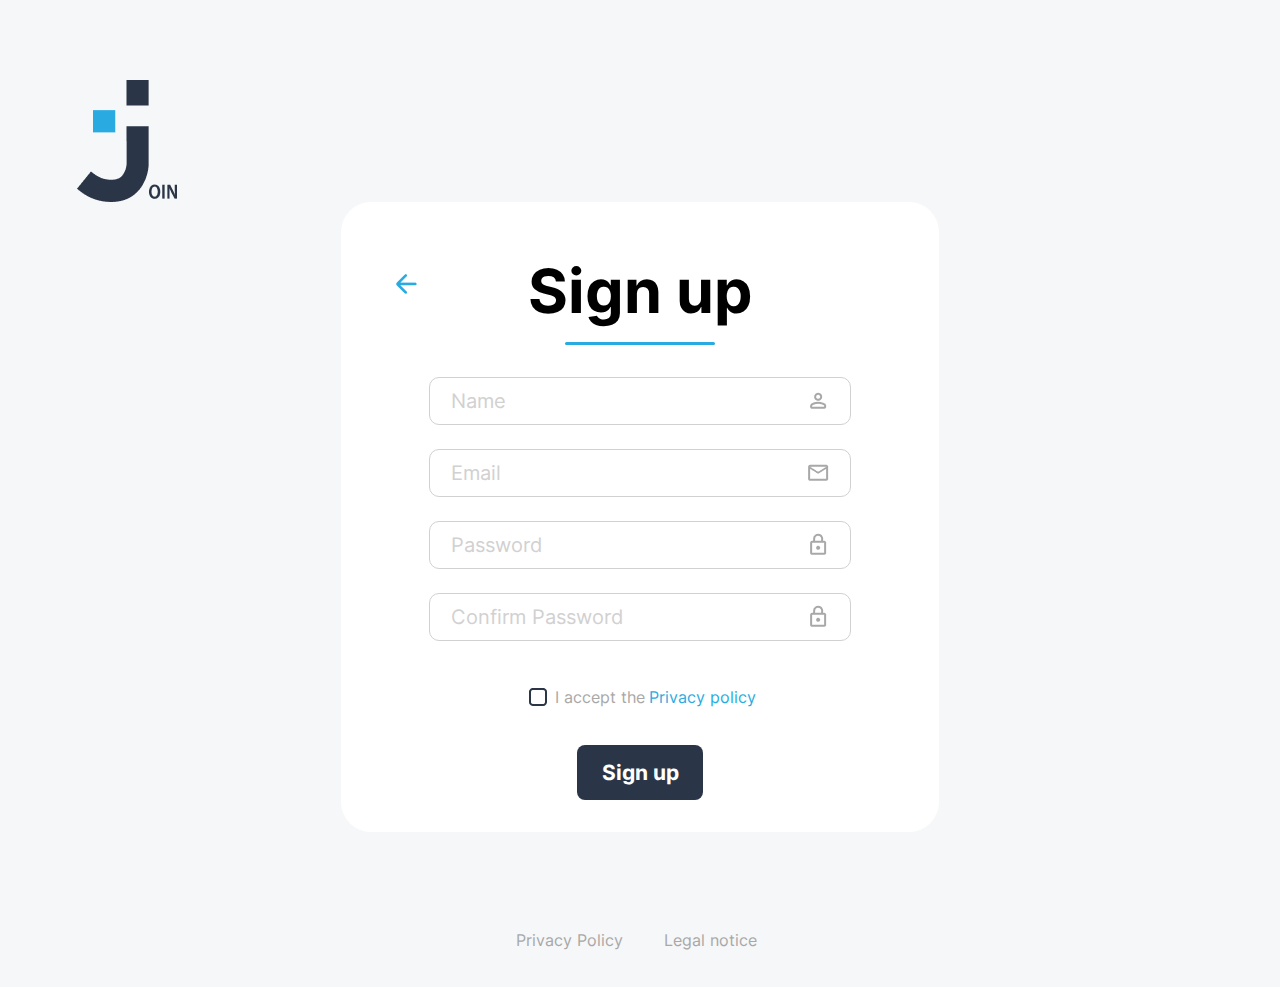
<file: register.html>
<!DOCTYPE html>
<html lang="en">

<head>
    <meta charset="UTF-8">
    <meta http-equiv="X-UA-Compatible" content="IE=edge">
    <meta name="viewport" content="width=device-width, initial-scale=1.0">
    <link rel="icon" type="image/x-icon" href="favicon.ico">
    <link rel="stylesheet" href="./assets/css/font.css">
    <link rel="stylesheet" href="./assets/css/register.css">
    <link rel="stylesheet" href="./assets/css/style.css">
    <script src="./assets/js/storage.js"></script>
    <script src="./assets/js/register.js" defer></script>
    <title>Join</title>
</head>
<!-- Login upper part -->

<body onload="initRegister()" id="register-body" class="register-body overlay">
    <header class="register-header">
        <img class="register-logo" src="img/login_logo.png" alt="Login Logo Join">
    </header>

    <!-- Login main container -->
    <section class="register-main-section">
        <main id="register-maincontainer">
            <div class="register-main">
                <a href="index.html"><img class="back-arrow" src="img/register-back-arrow.png" alt=""></a>
                <h1>Sign up</h1>

                <!-- Div used for put blue underline for the h1 -->
                <div class="h1-underline-reg"></div>

                <!-- Register form -->
                <form onsubmit="register();return false;" class="register-input-fields">
                    <div class="imgPos">
                        <input id="userName" required type="text" placeholder="Name" minlength="4">
                        <img src="./img/register-name.png" alt="">
                    </div>
                    <div class="imgPos">
                        <input id="email" required type="email" placeholder="Email" minlength="4">
                        <img src="./img/login-mail.png" alt="">
                    </div>
                    <div class="imgPos">
                        <input id="password" required type="password" placeholder="Password" minlength="4">
                        <img onclick="togglePasswordVisibility('password', 'passwordToggle')" id="passwordToggle"
                            class="crsptr" src="./img/login-lock.png" alt="">
                    </div>
                    <div class="Error-Container">
                        <div class="imgPos">
                            <input id="PWconfirm" required type="password" placeholder="Confirm Password" minlength="4">
                            <img onclick="togglePasswordVisibility('PWconfirm', 'confirmToggle')" id="confirmToggle"
                                class="crsptr" src="./img/login-lock.png" alt="">
                        </div>
                        <div id="passwordMismatchError" class="error-message"></div>
                    </div>
                    <!--Checkbox  -->
                    <div class="CheckPos">
                        <input type="checkbox" name="customRememberMe" class="register-checkbox" id="customRememberMe"
                            value="yes" required>
                        <label for="customRememberMe" class="register-checkbox-label"><img
                                src="./img/remember-unchecked.png" alt="I accept the Privacy policy">
                            <p class="i-accept">I accept the<a class="privacy-policy" href="privacy.html">Privacy
                                    policy</a>
                            </p>
                        </label>
                    </div>
                    <button type="submit" type="button" id="registerBtn" class="sign-up-button btnsld">Sign up</button>
                </form>
            </div>
        </main>
    </section>

    <!-- Privacy policy and Legal notice bottom -->
    <section>
        <div class="register-bottom-part">
            <div class="a-container">
                <a href="privacy.html">Privacy Policy</a>
            </div>
            <div class="a-container">
                <a href="legal_notice.html">Legal notice</a>
            </div>
        </div>
    </section>
    <div id="msgBox"></div>
</body>

</html>
</file>
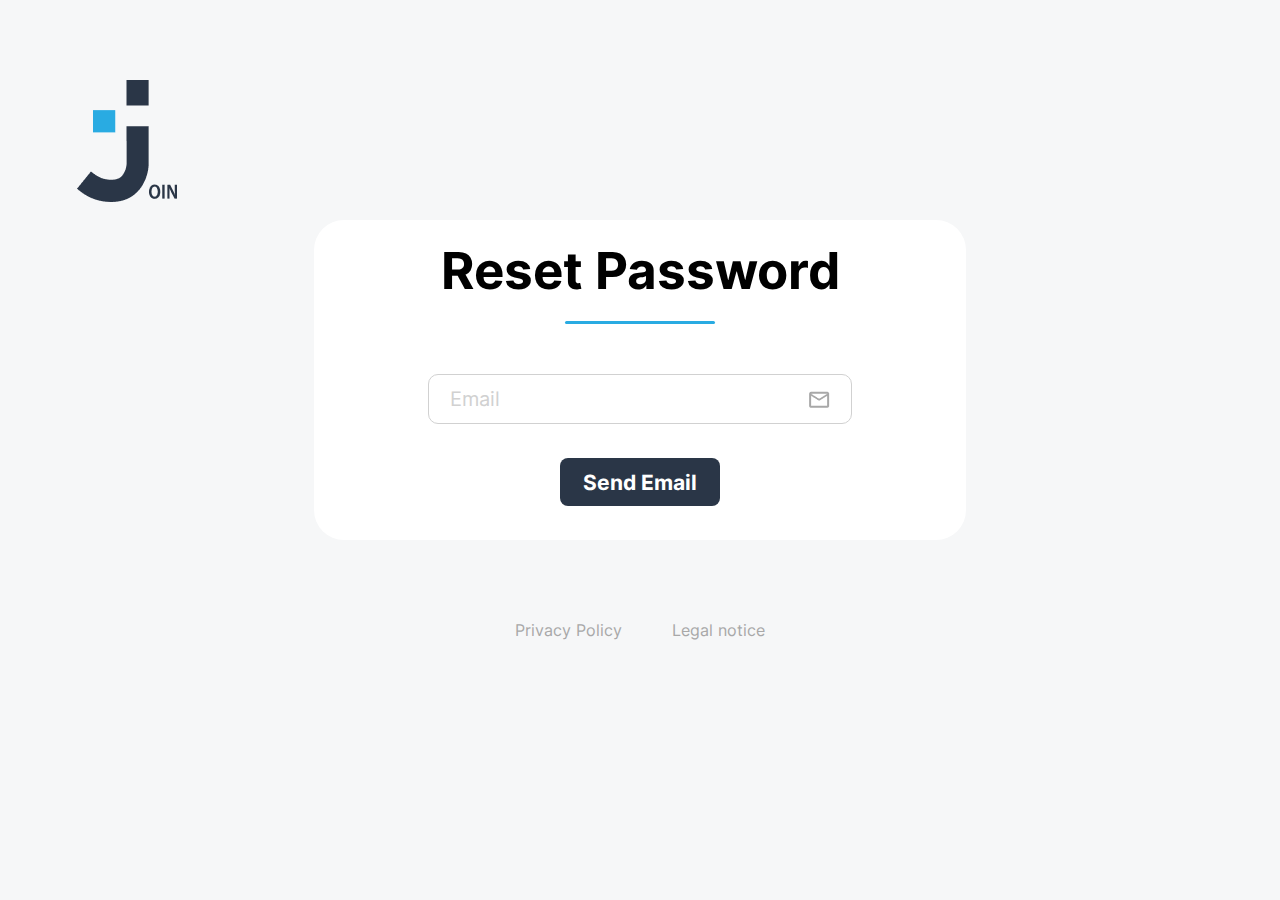
<file: reset_password.html>
<!DOCTYPE html>
<html lang="en">

<head>
    <meta charset="UTF-8">
    <meta http-equiv="X-UA-Compatible" content="IE=edge">
    <meta name="viewport" content="width=device-width, initial-scale=1.0">
    <link rel="icon" type="image/x-icon" href="favicon.ico">
    <link rel="stylesheet" href="./assets/css/font.css">
    <link rel="stylesheet" href="./assets/css/resetpassword.css">
    <link rel="stylesheet" href="./assets/css/style.css">
    <title>Join</title>
</head>
<!-- Login upper part -->

<body class="body-style">
    <header class="reset-header">
        <img src="img/login_logo.png" alt="Logo Join">
    </header>
    <!-- Reset main container -->
    <section class="main-section">
        <main class="main-content">
            <h1>Reset Password</h1>
            <div class="h1-underline"></div>
            <form>
                <div class="email-input">
                    <input type="email" required placeholder="Email">
                    <img src="/img/login-mail.png" alt="">
                </div>
                <div class="reset-button">
                    <button>Send Email</button>
                </div>
            </form>
        </main>
    </section>
    <!-- Privacy policy and Legal notice bottom -->
    <section class="bottom-section">
            <div class="a-container">
                <a href="privacy.html">Privacy Policy</a>
                <a href="legal_notice.html">Legal notice</a>
            </div>
    </section>
</body>

</html>
</file>
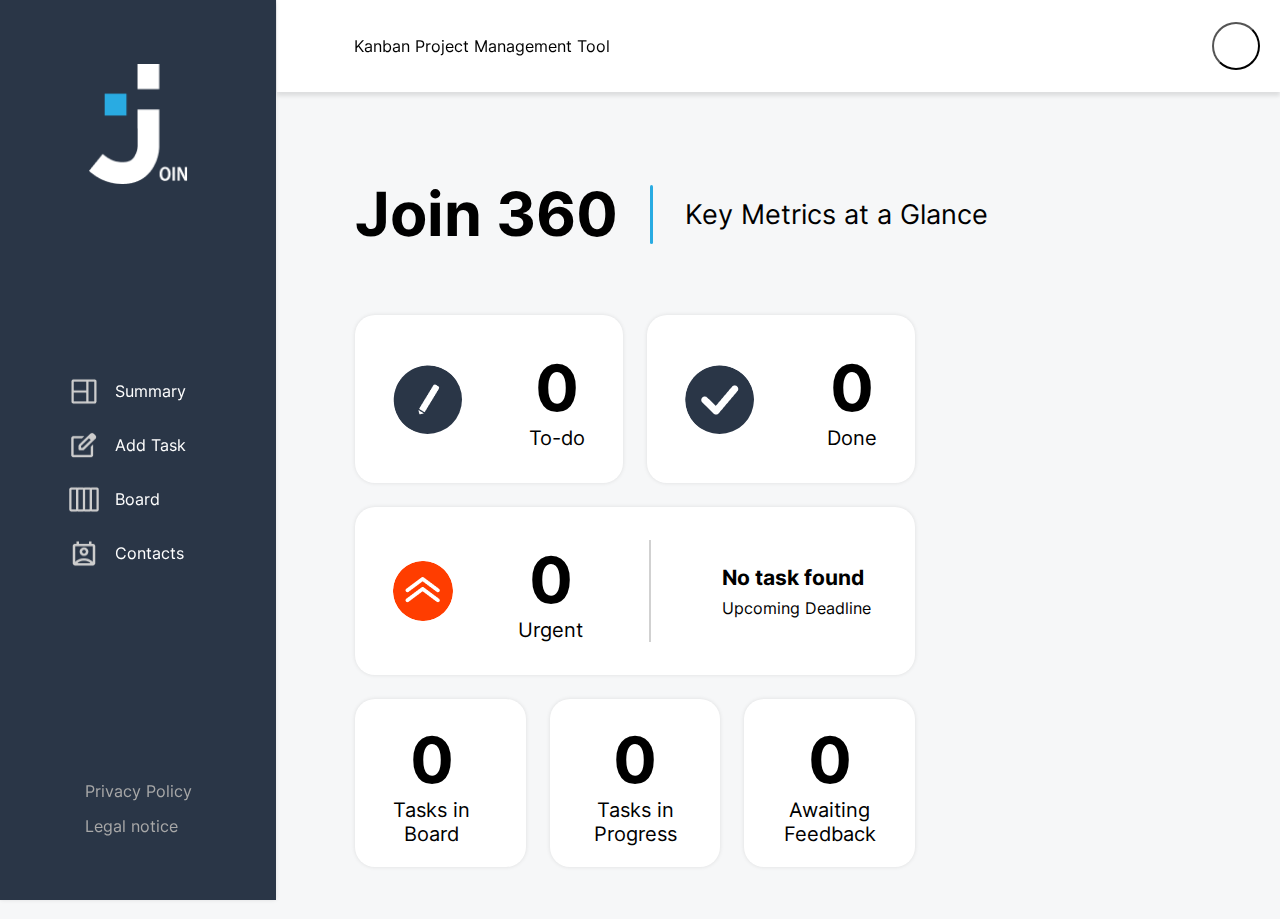
<file: summary.html>
<!DOCTYPE html>
<html lang="en">

<head>
    <meta charset="UTF-8">
    <meta name="viewport" content="width=device-width, initial-scale=1.0">
    <title>Summary</title>
    <link rel="icon" type="image/x-icon" href="">
    <link rel="stylesheet" href="./assets/css/font.css">
    <link rel="stylesheet" href="./assets/css/header.css">
    <link rel="stylesheet" href="./assets/css/style.css">
    <link rel="stylesheet" href="./assets/css/summary.css">
    <link rel="stylesheet" href="./assets/css/color.css">
    <script src="./assets/js/storage.js"></script>
    <script src="./assets/js/data.js"></script>
    <script src="./assets/js/script.js"></script>
    <script src="./assets/js/tasks.js"></script>
    <script src="./assets/js/summary.js"></script>
    <script src="./assets/js/w3c_include.js"></script>
    <script src="./assets/js/openMenu.js"></script>
</head>

<body class="summary-body" onload="includeHTML();initUserName();initializeGreeting();initSummary();">

    <div w3-include-html="./assets/template/design_template.html"></div>

    <div class="main-content" style="display: none"; id="summary-content">

        <div class="summary-header">
            <h1>Join 360</h1>
            <div class="summary-header-line bg-lightblue"></div>
            <span>Key Metrics at a Glance</span>
            <div class="summary-header-line-res bg-lightblue"></div>
        </div>

        <div class="summary-main-section">
            <div class="summary-main-dashboard">
                <!-- first row -->
                <div class="summary-main-dashboard-row">
                    <a href="board.html" class="summary-main-container grow">
                        <div class="summary-icon" id="summary-icon-todo"></div>
                        <div class="summary-kpi">
                            <p id="summary-kpi-todo"></p>
                            <span>To-do</span>
                        </div>
                    </a>
                    <a href="board.html" class="summary-main-container grow">
                        <div class="summary-icon" id="summary-icon-check"></div>
                        <div class="summary-kpi">
                            <p id="summary-kpi-done"></p>
                            <span>Done</span>
                        </div>
                    </a>
                </div>
                <!-- second row -->
                <div class="summary-main-dashboard-row">
                    <a href="board.html" class="summary-main-container grow">
                        <div class="summary-icon" id="summary-icon-urgent"></div>
                        <div class="summary-kpi">
                            <p id="summary-kpi-urgent"></p>
                            <span>Urgent</span>
                        </div>
                        <div class="summary-main-line bg-lightgrey"></div>
                        <div class="summary-urgent-date">
                            <p id="summary-kpi-deadline"></p>
                            <span>Upcoming Deadline</span>
                        </div>
                    </a>
                </div>
                <!-- third row -->
                <div class="summary-main-dashboard-row">
                    <a href="board.html" class="summary-main-container grow">
                        <div class="summary-kpi">
                            <p id="summary-kpi-tasksInBoard"></p>
                            <span>Tasks in <br>Board</span>
                        </div>
                    </a>
                    <a href="board.html" class="summary-main-container grow">
                        <div class="summary-kpi">
                            <p id="summary-kpi-progress"></p>
                            <span>Tasks in Progress</span>
                        </div>
                    </a>
                    <a href="board.html" class="summary-main-container grow">
                        <div class="summary-kpi">
                            <p id="summary-kpi-feedback"></p>
                            <span>Awaiting Feedback</span>
                        </div>
                    </a>
                </div>
            </div>

            <div class="summary-main-hello mobile-hidden">
                <p id="greetingDaytime"></p>
                <span id="activUserName" class="text-lightblue"></span>
            </div>

        </div>
    </div>

    <div class="fadeOut" id="greetingContainerMobile">
        <div id="helloPageMobile" class="summary-main-hello">
            <span id="greetingDaytimeMobile"></span>
            <h1 class="text-lightblue" id="activUserNameMobile"></h1>
        </div>
    </div>

</body>

</html>
</file>
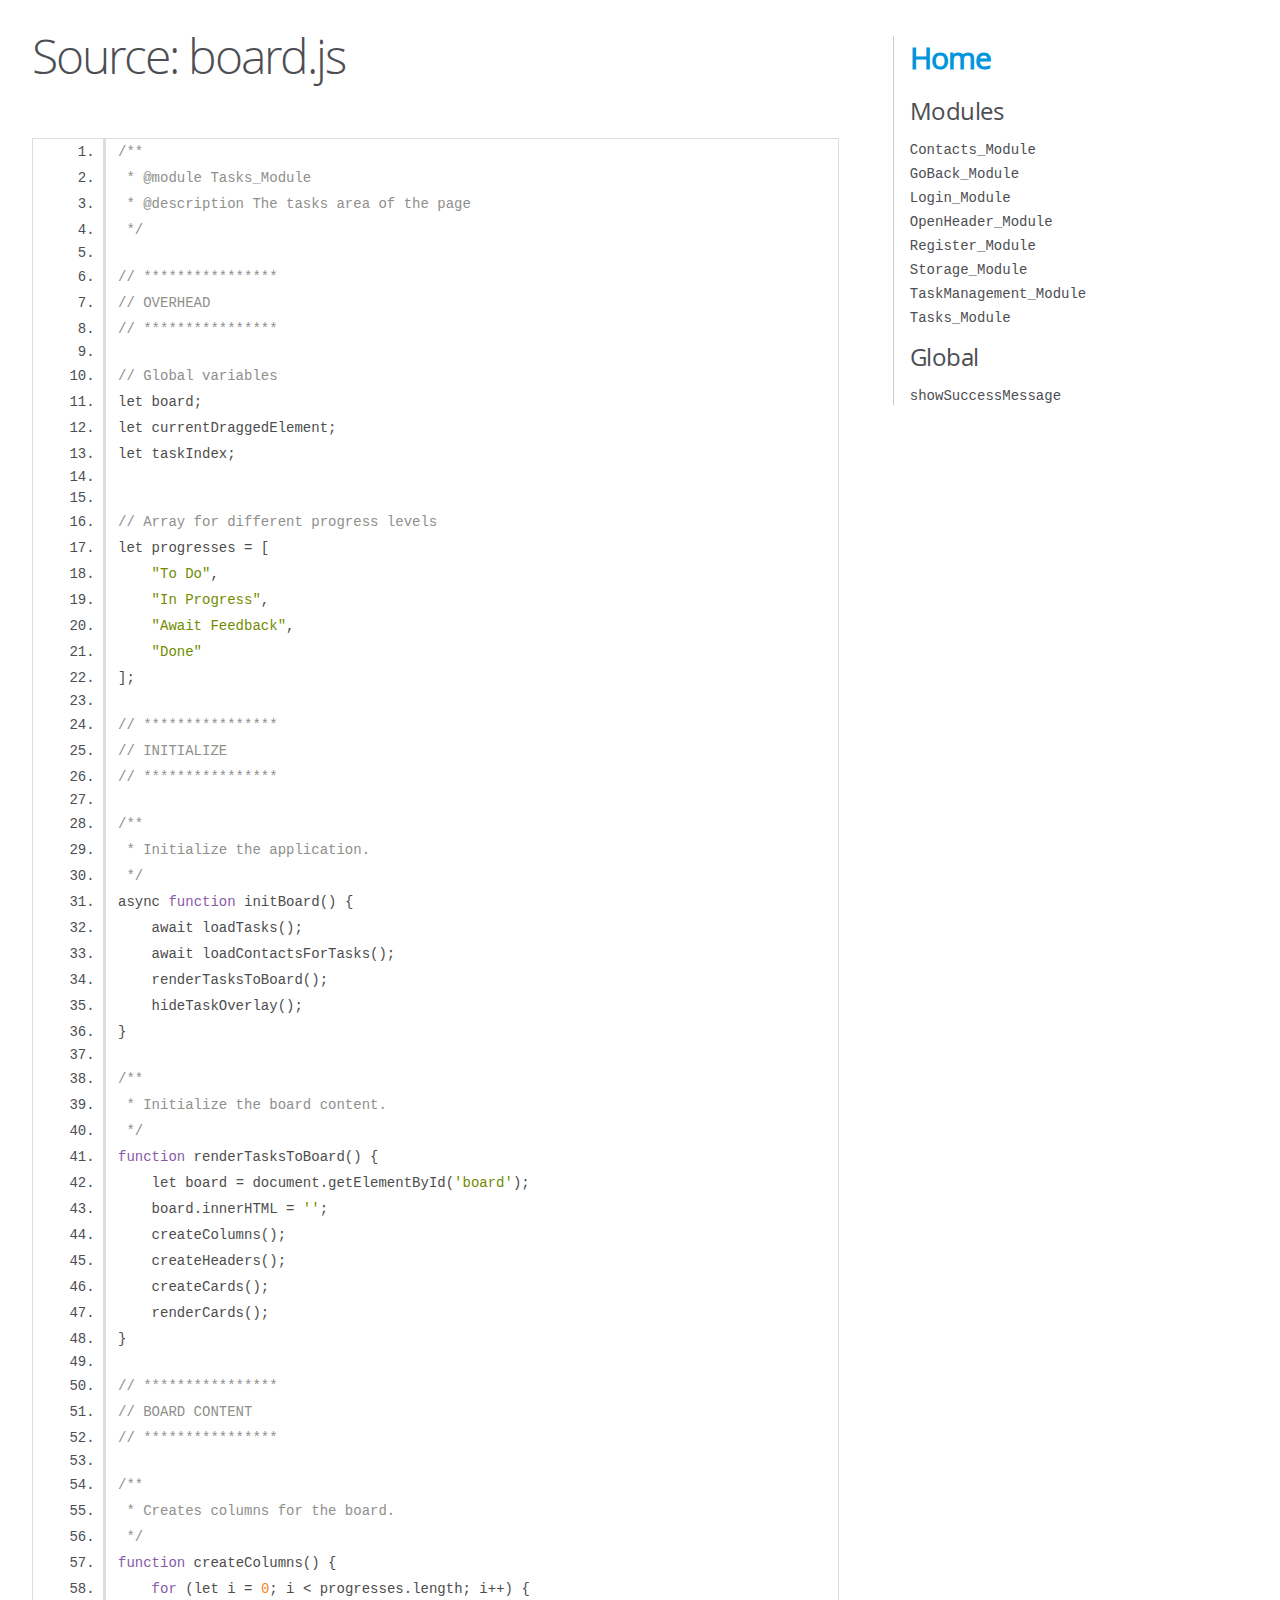
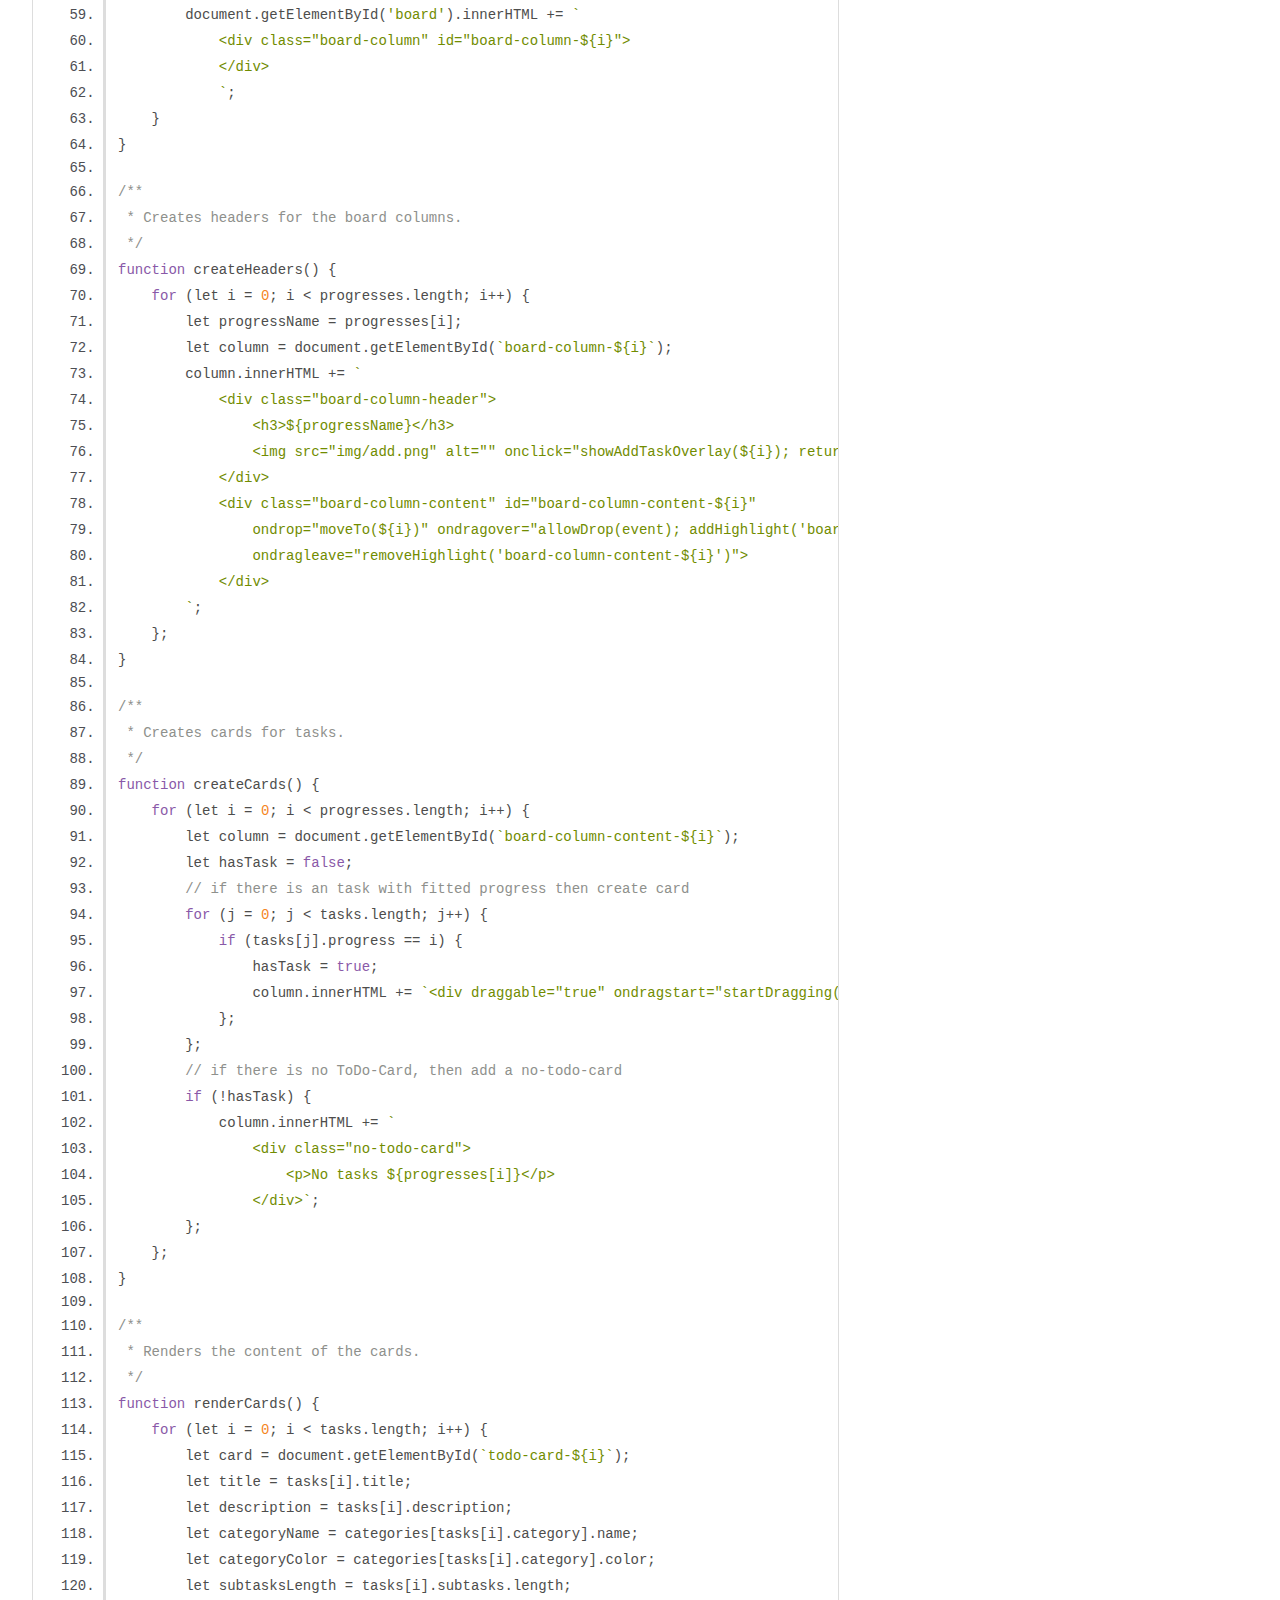
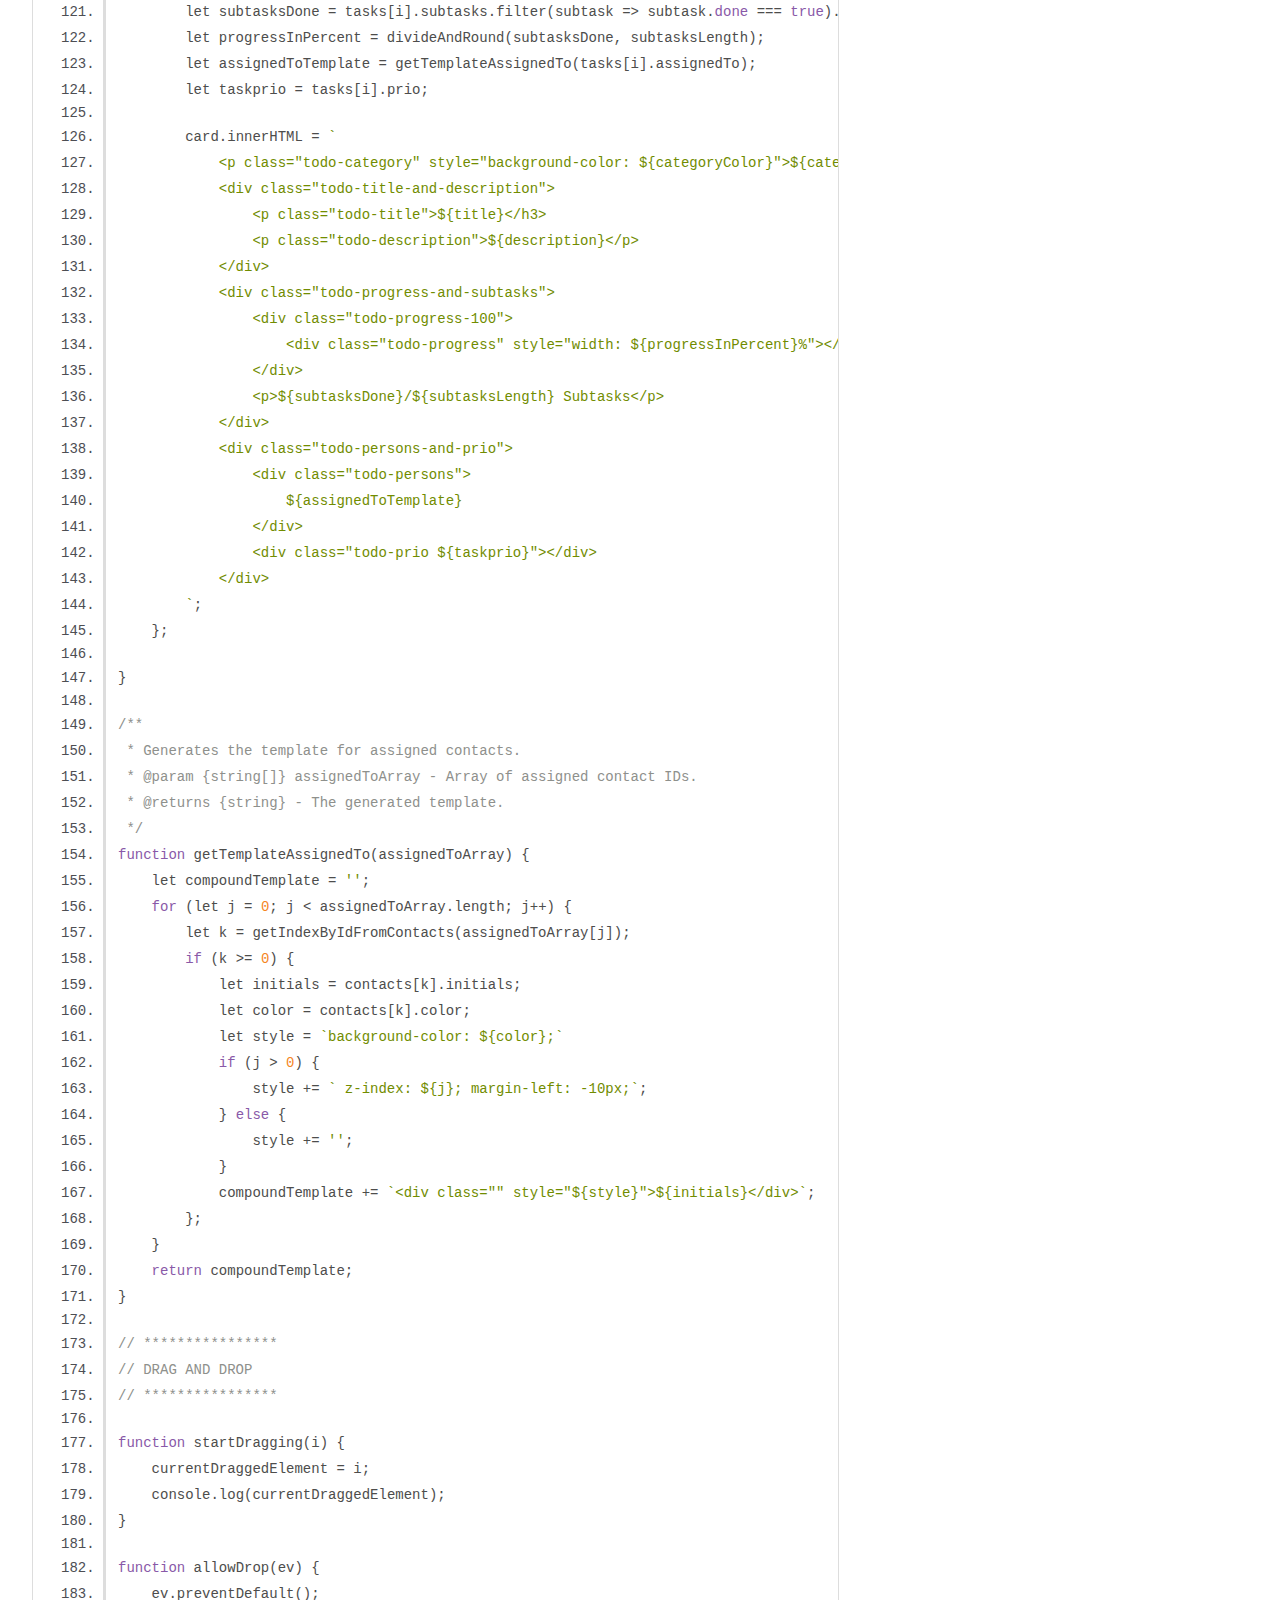
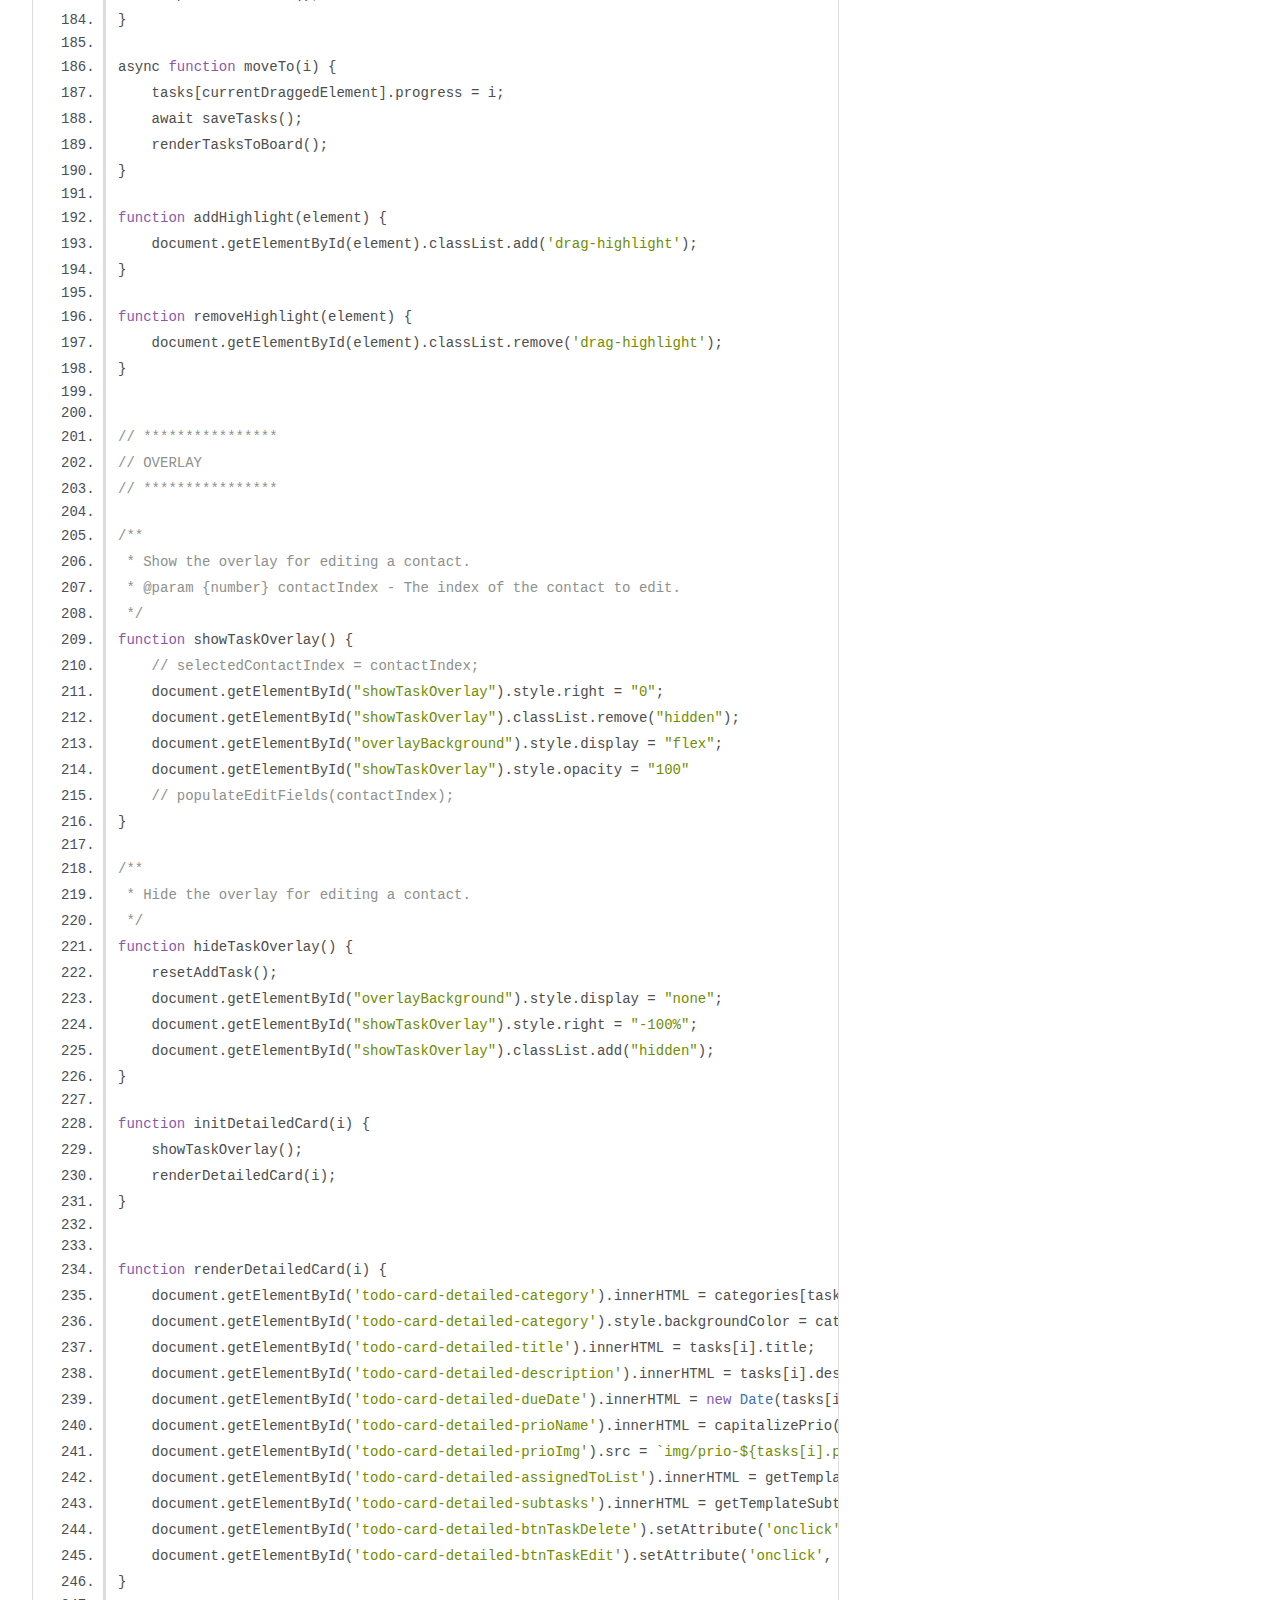
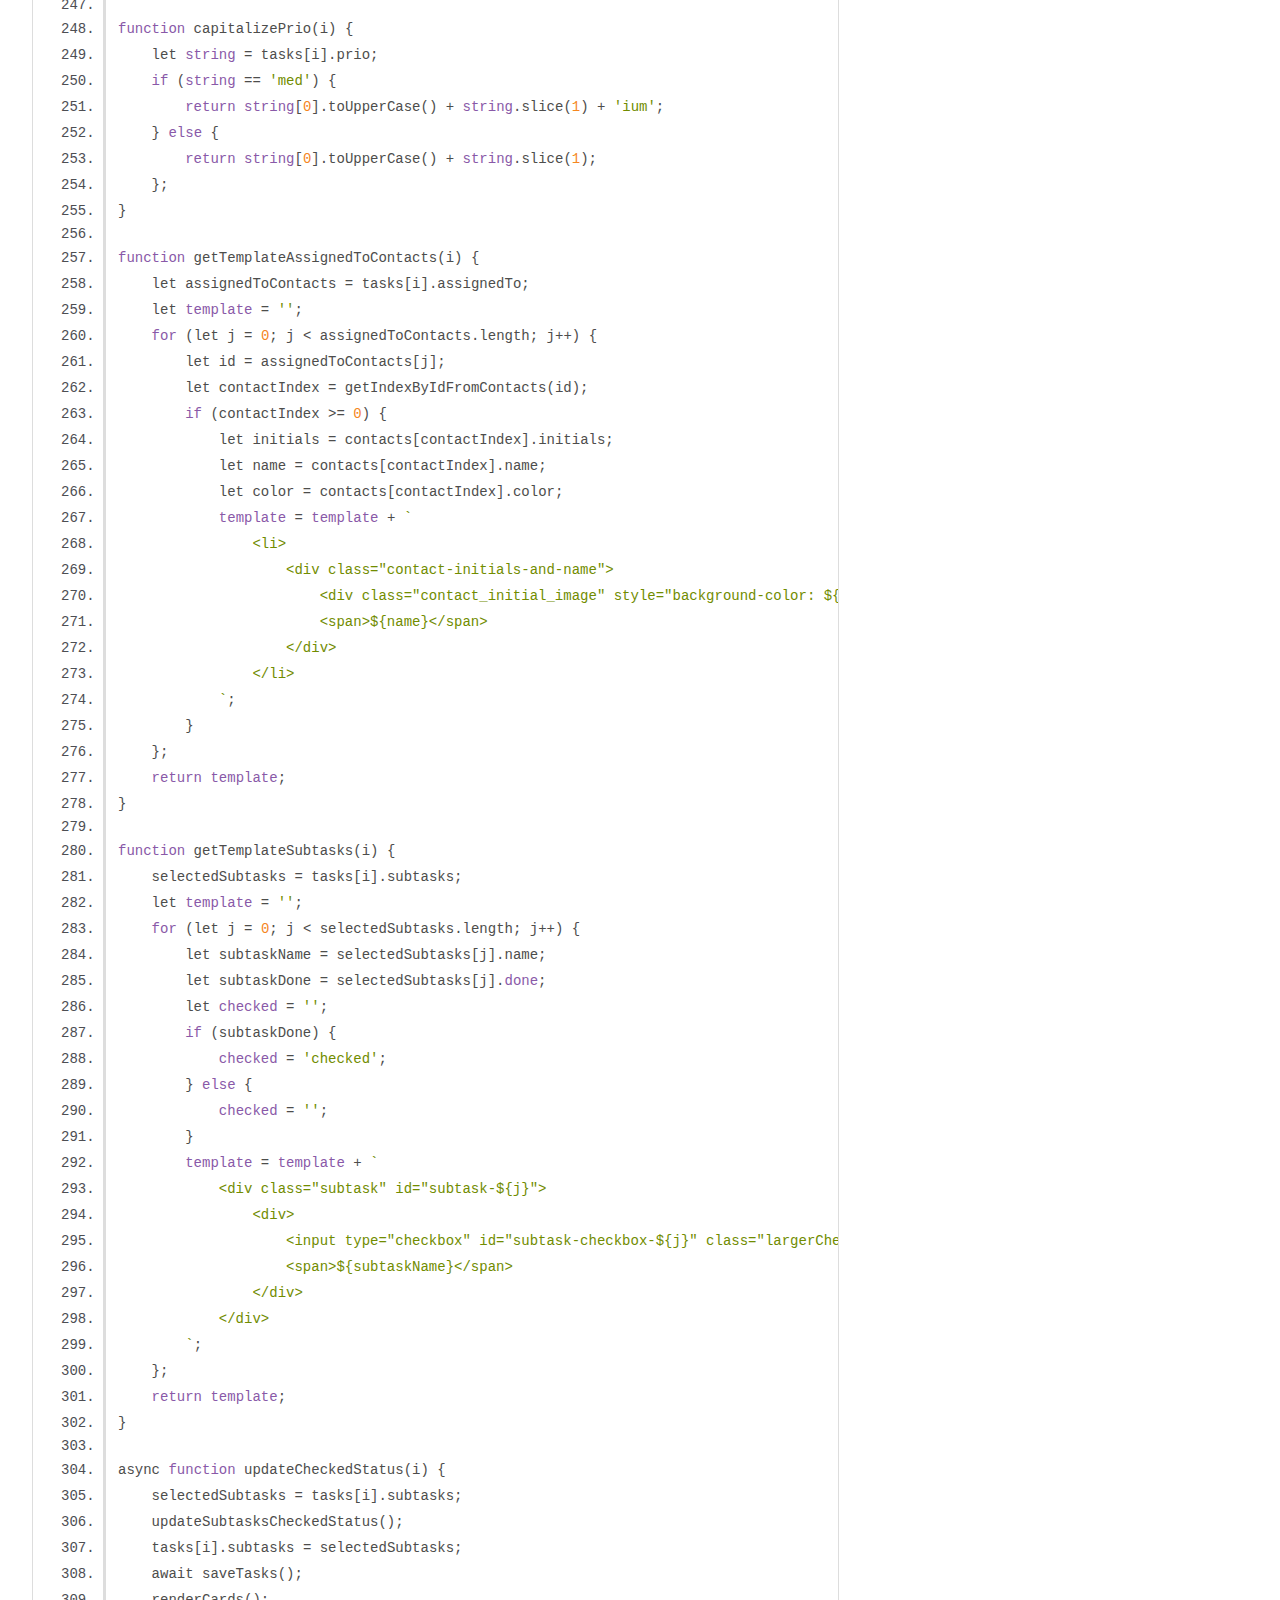
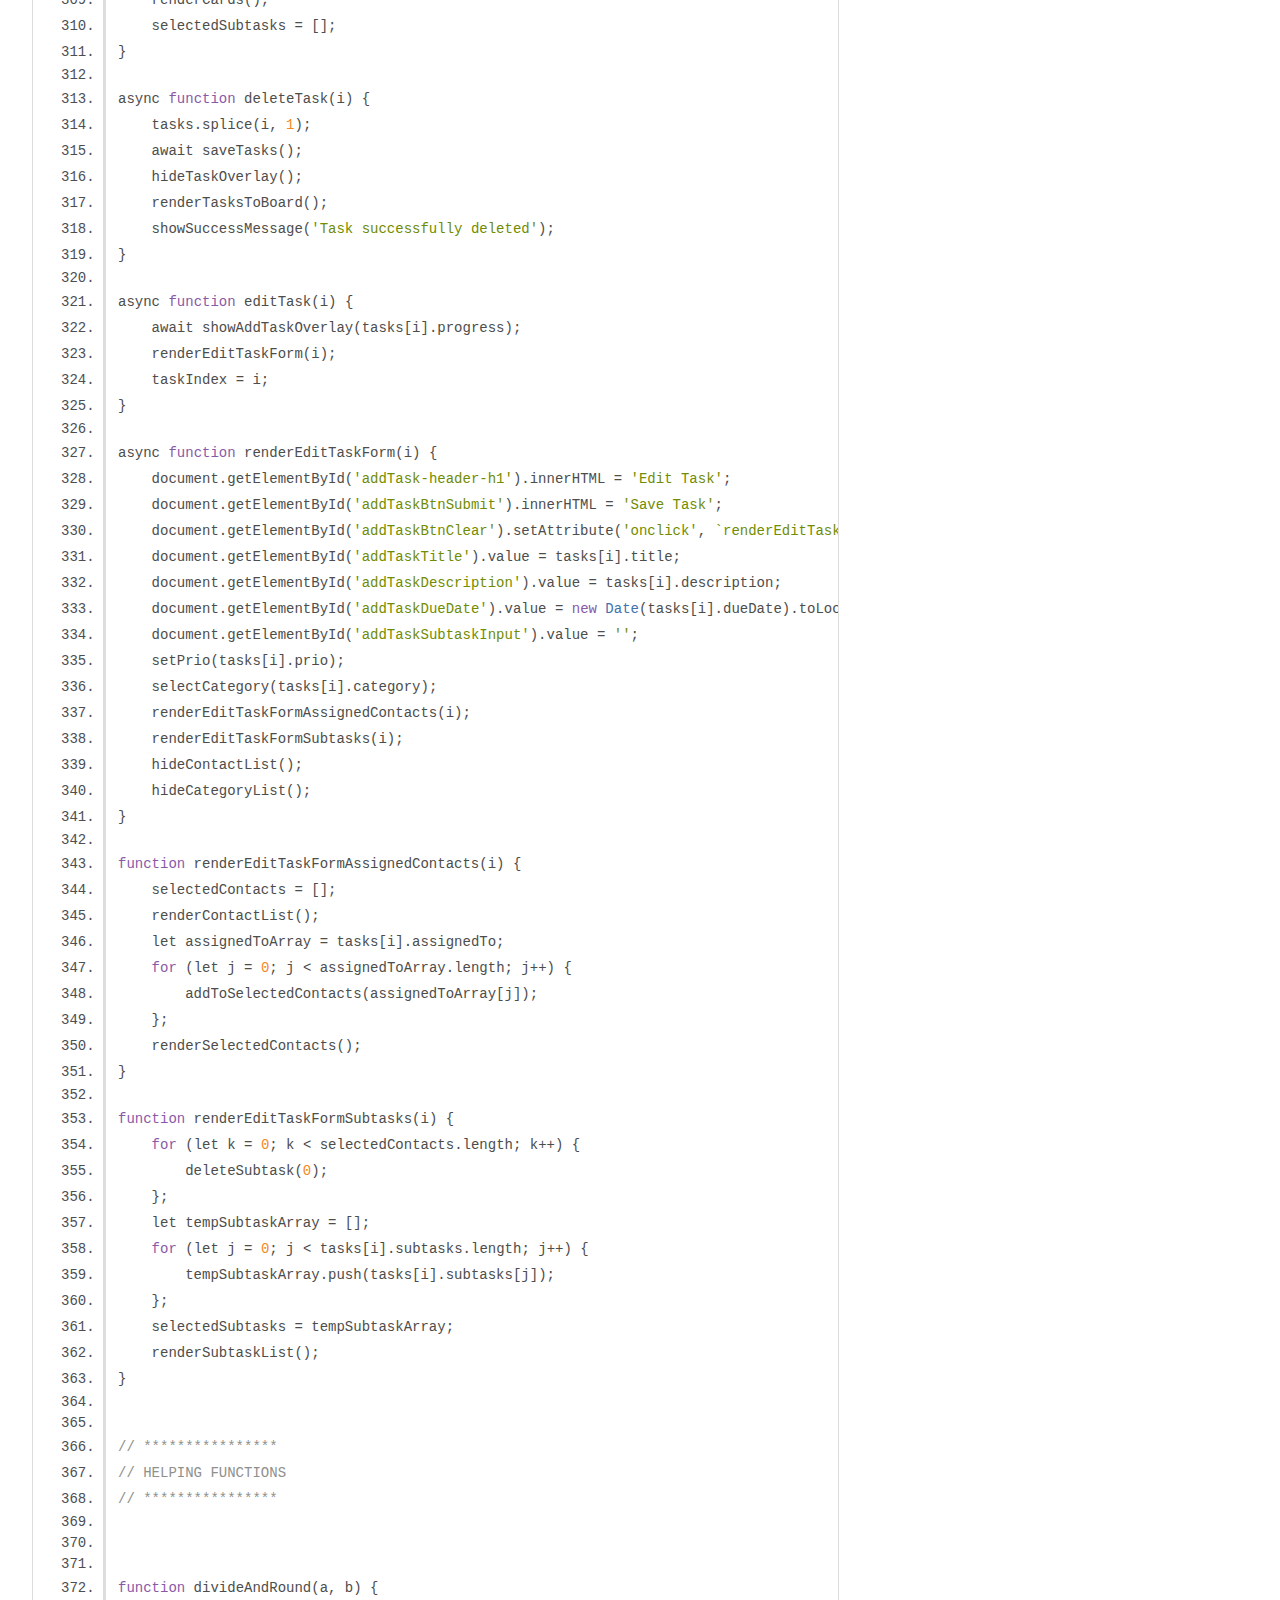
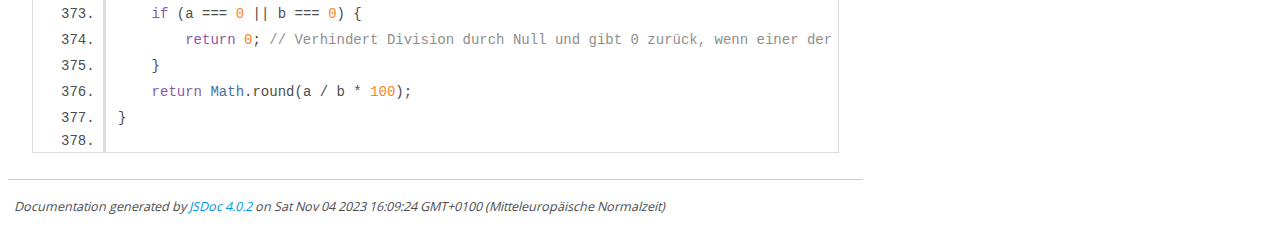
<file: out/board.js.html>
<!DOCTYPE html>
<html lang="en">
<head>
    <meta charset="utf-8">
    <title>JSDoc: Source: board.js</title>

    <script src="scripts/prettify/prettify.js"> </script>
    <script src="scripts/prettify/lang-css.js"> </script>
    <!--[if lt IE 9]>
      <script src="//html5shiv.googlecode.com/svn/trunk/html5.js"></script>
    <![endif]-->
    <link type="text/css" rel="stylesheet" href="styles/prettify-tomorrow.css">
    <link type="text/css" rel="stylesheet" href="styles/jsdoc-default.css">
</head>

<body>

<div id="main">

    <h1 class="page-title">Source: board.js</h1>

    



    
    <section>
        <article>
            <pre class="prettyprint source linenums"><code>/**
 * @module Tasks_Module
 * @description The tasks area of the page
 */

// ****************
// OVERHEAD
// ****************

// Global variables
let board;
let currentDraggedElement;
let taskIndex;


// Array for different progress levels
let progresses = [
    "To Do",
    "In Progress",
    "Await Feedback",
    "Done"
];

// ****************
// INITIALIZE
// ****************

/**
 * Initialize the application.
 */
async function initBoard() {
    await loadTasks();
    await loadContactsForTasks();
    renderTasksToBoard();
    hideTaskOverlay();
}

/**
 * Initialize the board content.
 */
function renderTasksToBoard() {
    let board = document.getElementById('board');
    board.innerHTML = '';
    createColumns();
    createHeaders();
    createCards();
    renderCards();
}

// ****************
// BOARD CONTENT
// ****************

/**
 * Creates columns for the board.
 */
function createColumns() {
    for (let i = 0; i &lt; progresses.length; i++) {
        document.getElementById('board').innerHTML += `
            &lt;div class="board-column" id="board-column-${i}">
            &lt;/div>
            `;
    }
}

/**
 * Creates headers for the board columns.
 */
function createHeaders() {
    for (let i = 0; i &lt; progresses.length; i++) {
        let progressName = progresses[i];
        let column = document.getElementById(`board-column-${i}`);
        column.innerHTML += `
            &lt;div class="board-column-header">
                &lt;h3>${progressName}&lt;/h3>
                &lt;img src="img/add.png" alt="" onclick="showAddTaskOverlay(${i}); return false">
            &lt;/div>
            &lt;div class="board-column-content" id="board-column-content-${i}" 
                ondrop="moveTo(${i})" ondragover="allowDrop(event); addHighlight('board-column-content-${i}')" 
                ondragleave="removeHighlight('board-column-content-${i}')">
            &lt;/div>
        `;
    };
}

/**
 * Creates cards for tasks.
 */
function createCards() {
    for (let i = 0; i &lt; progresses.length; i++) {
        let column = document.getElementById(`board-column-content-${i}`);
        let hasTask = false;
        // if there is an task with fitted progress then create card
        for (j = 0; j &lt; tasks.length; j++) {
            if (tasks[j].progress == i) {
                hasTask = true;
                column.innerHTML += `&lt;div draggable="true" ondragstart="startDragging(${j})" class="todo-card grow" id="todo-card-${j}" onclick="initDetailedCard(${j}); return false">&lt;/div>`;
            };
        };
        // if there is no ToDo-Card, then add a no-todo-card
        if (!hasTask) {
            column.innerHTML += `
                &lt;div class="no-todo-card">
                    &lt;p>No tasks ${progresses[i]}&lt;/p>
                &lt;/div>`;
        };
    };
}

/**
 * Renders the content of the cards.
 */
function renderCards() {
    for (let i = 0; i &lt; tasks.length; i++) {
        let card = document.getElementById(`todo-card-${i}`);
        let title = tasks[i].title;
        let description = tasks[i].description;
        let categoryName = categories[tasks[i].category].name;
        let categoryColor = categories[tasks[i].category].color;
        let subtasksLength = tasks[i].subtasks.length;
        let subtasksDone = tasks[i].subtasks.filter(subtask => subtask.done === true).length;
        let progressInPercent = divideAndRound(subtasksDone, subtasksLength);
        let assignedToTemplate = getTemplateAssignedTo(tasks[i].assignedTo);
        let taskprio = tasks[i].prio;

        card.innerHTML = `
            &lt;p class="todo-category" style="background-color: ${categoryColor}">${categoryName}&lt;/p>
            &lt;div class="todo-title-and-description">
                &lt;p class="todo-title">${title}&lt;/h3>
                &lt;p class="todo-description">${description}&lt;/p>
            &lt;/div>
            &lt;div class="todo-progress-and-subtasks">
                &lt;div class="todo-progress-100">
                    &lt;div class="todo-progress" style="width: ${progressInPercent}%">&lt;/div>
                &lt;/div>
                &lt;p>${subtasksDone}/${subtasksLength} Subtasks&lt;/p>
            &lt;/div>
            &lt;div class="todo-persons-and-prio">
                &lt;div class="todo-persons">
                    ${assignedToTemplate}
                &lt;/div>
                &lt;div class="todo-prio ${taskprio}">&lt;/div>
            &lt;/div>
        `;
    };

}

/**
 * Generates the template for assigned contacts.
 * @param {string[]} assignedToArray - Array of assigned contact IDs.
 * @returns {string} - The generated template.
 */
function getTemplateAssignedTo(assignedToArray) {
    let compoundTemplate = '';
    for (let j = 0; j &lt; assignedToArray.length; j++) {
        let k = getIndexByIdFromContacts(assignedToArray[j]);
        if (k >= 0) {
            let initials = contacts[k].initials;
            let color = contacts[k].color;
            let style = `background-color: ${color};`
            if (j > 0) {
                style += ` z-index: ${j}; margin-left: -10px;`;
            } else {
                style += '';
            }
            compoundTemplate += `&lt;div class="" style="${style}">${initials}&lt;/div>`;
        };
    }
    return compoundTemplate;
}

// ****************
// DRAG AND DROP
// ****************

function startDragging(i) {
    currentDraggedElement = i;
    console.log(currentDraggedElement);
}

function allowDrop(ev) {
    ev.preventDefault();
}

async function moveTo(i) {
    tasks[currentDraggedElement].progress = i;
    await saveTasks();
    renderTasksToBoard();
}

function addHighlight(element) {
    document.getElementById(element).classList.add('drag-highlight');
}

function removeHighlight(element) {
    document.getElementById(element).classList.remove('drag-highlight');
}


// ****************
// OVERLAY
// ****************

/**
 * Show the overlay for editing a contact.
 * @param {number} contactIndex - The index of the contact to edit.
 */
function showTaskOverlay() {
    // selectedContactIndex = contactIndex;
    document.getElementById("showTaskOverlay").style.right = "0";
    document.getElementById("showTaskOverlay").classList.remove("hidden");
    document.getElementById("overlayBackground").style.display = "flex";
    document.getElementById("showTaskOverlay").style.opacity = "100"
    // populateEditFields(contactIndex);
}

/**
 * Hide the overlay for editing a contact.
 */
function hideTaskOverlay() {
    resetAddTask();
    document.getElementById("overlayBackground").style.display = "none";
    document.getElementById("showTaskOverlay").style.right = "-100%";
    document.getElementById("showTaskOverlay").classList.add("hidden");
}

function initDetailedCard(i) {
    showTaskOverlay();
    renderDetailedCard(i);
}


function renderDetailedCard(i) {
    document.getElementById('todo-card-detailed-category').innerHTML = categories[tasks[i].category].name;
    document.getElementById('todo-card-detailed-category').style.backgroundColor = categories[tasks[i].category].color;
    document.getElementById('todo-card-detailed-title').innerHTML = tasks[i].title;
    document.getElementById('todo-card-detailed-description').innerHTML = tasks[i].description;
    document.getElementById('todo-card-detailed-dueDate').innerHTML = new Date(tasks[i].dueDate).toLocaleDateString('en-GB');
    document.getElementById('todo-card-detailed-prioName').innerHTML = capitalizePrio(i);
    document.getElementById('todo-card-detailed-prioImg').src = `img/prio-${tasks[i].prio}.png`;
    document.getElementById('todo-card-detailed-assignedToList').innerHTML = getTemplateAssignedToContacts(i);
    document.getElementById('todo-card-detailed-subtasks').innerHTML = getTemplateSubtasks(i);
    document.getElementById('todo-card-detailed-btnTaskDelete').setAttribute('onclick', `deleteTask(${i}); return false`)
    document.getElementById('todo-card-detailed-btnTaskEdit').setAttribute('onclick', `editTask(${i}); return false`)
}

function capitalizePrio(i) {
    let string = tasks[i].prio;
    if (string == 'med') {
        return string[0].toUpperCase() + string.slice(1) + 'ium';
    } else {
        return string[0].toUpperCase() + string.slice(1);
    };
}

function getTemplateAssignedToContacts(i) {
    let assignedToContacts = tasks[i].assignedTo;
    let template = '';
    for (let j = 0; j &lt; assignedToContacts.length; j++) {
        let id = assignedToContacts[j];
        let contactIndex = getIndexByIdFromContacts(id);
        if (contactIndex >= 0) {
            let initials = contacts[contactIndex].initials;
            let name = contacts[contactIndex].name;
            let color = contacts[contactIndex].color;
            template = template + `
                &lt;li>
                    &lt;div class="contact-initials-and-name">
                        &lt;div class="contact_initial_image" style="background-color: ${color}">${initials}&lt;/div>
                        &lt;span>${name}&lt;/span>
                    &lt;/div>
                &lt;/li>
            `;
        }
    };
    return template;
}

function getTemplateSubtasks(i) {
    selectedSubtasks = tasks[i].subtasks;
    let template = '';
    for (let j = 0; j &lt; selectedSubtasks.length; j++) {
        let subtaskName = selectedSubtasks[j].name;
        let subtaskDone = selectedSubtasks[j].done;
        let checked = '';
        if (subtaskDone) {
            checked = 'checked';
        } else {
            checked = '';
        }
        template = template + `
            &lt;div class="subtask" id="subtask-${j}">
                &lt;div>
                    &lt;input type="checkbox" id="subtask-checkbox-${j}" class="largerCheckbox" onclick="updateCheckedStatus(${i})" ${checked}>
                    &lt;span>${subtaskName}&lt;/span>
                &lt;/div>
            &lt;/div>
        `;
    };
    return template;
}

async function updateCheckedStatus(i) {
    selectedSubtasks = tasks[i].subtasks;
    updateSubtasksCheckedStatus();
    tasks[i].subtasks = selectedSubtasks;
    await saveTasks();
    renderCards();
    selectedSubtasks = [];
}

async function deleteTask(i) {
    tasks.splice(i, 1);
    await saveTasks();
    hideTaskOverlay();
    renderTasksToBoard();
    showSuccessMessage('Task successfully deleted');
}

async function editTask(i) {
    await showAddTaskOverlay(tasks[i].progress);
    renderEditTaskForm(i);
    taskIndex = i;
}

async function renderEditTaskForm(i) {
    document.getElementById('addTask-header-h1').innerHTML = 'Edit Task';
    document.getElementById('addTaskBtnSubmit').innerHTML = 'Save Task';
    document.getElementById('addTaskBtnClear').setAttribute('onclick', `renderEditTaskForm(${i}); return false`);
    document.getElementById('addTaskTitle').value = tasks[i].title;
    document.getElementById('addTaskDescription').value = tasks[i].description;
    document.getElementById('addTaskDueDate').value = new Date(tasks[i].dueDate).toLocaleDateString('af-ZA');
    document.getElementById('addTaskSubtaskInput').value = '';
    setPrio(tasks[i].prio);
    selectCategory(tasks[i].category);
    renderEditTaskFormAssignedContacts(i);
    renderEditTaskFormSubtasks(i);
    hideContactList();
    hideCategoryList();
}

function renderEditTaskFormAssignedContacts(i) {
    selectedContacts = [];
    renderContactList();
    let assignedToArray = tasks[i].assignedTo;
    for (let j = 0; j &lt; assignedToArray.length; j++) {
        addToSelectedContacts(assignedToArray[j]);
    };
    renderSelectedContacts();
}

function renderEditTaskFormSubtasks(i) {
    for (let k = 0; k &lt; selectedContacts.length; k++) {
        deleteSubtask(0);
    };
    let tempSubtaskArray = [];
    for (let j = 0; j &lt; tasks[i].subtasks.length; j++) {
        tempSubtaskArray.push(tasks[i].subtasks[j]);
    };
    selectedSubtasks = tempSubtaskArray;
    renderSubtaskList();
}


// ****************
// HELPING FUNCTIONS
// ****************



function divideAndRound(a, b) {
    if (a === 0 || b === 0) {
        return 0; // Verhindert Division durch Null und gibt 0 zurück, wenn einer der Werte 0 ist
    }
    return Math.round(a / b * 100);
}

</code></pre>
        </article>
    </section>




</div>

<nav>
    <h2><a href="index.html">Home</a></h2><h3>Modules</h3><ul><li><a href="module-Contacts_Module.html">Contacts_Module</a></li><li><a href="module-GoBack_Module.html">GoBack_Module</a></li><li><a href="module-Login_Module.html">Login_Module</a></li><li><a href="module-OpenHeader_Module.html">OpenHeader_Module</a></li><li><a href="module-Register_Module.html">Register_Module</a></li><li><a href="module-Storage_Module.html">Storage_Module</a></li><li><a href="module-TaskManagement_Module.html">TaskManagement_Module</a></li><li><a href="module-Tasks_Module.html">Tasks_Module</a></li></ul><h3>Global</h3><ul><li><a href="global.html#showSuccessMessage">showSuccessMessage</a></li></ul>
</nav>

<br class="clear">

<footer>
    Documentation generated by <a href="https://github.com/jsdoc/jsdoc">JSDoc 4.0.2</a> on Sat Nov 04 2023 16:09:24 GMT+0100 (Mitteleuropäische Normalzeit)
</footer>

<script> prettyPrint(); </script>
<script src="scripts/linenumber.js"> </script>
</body>
</html>
</file>
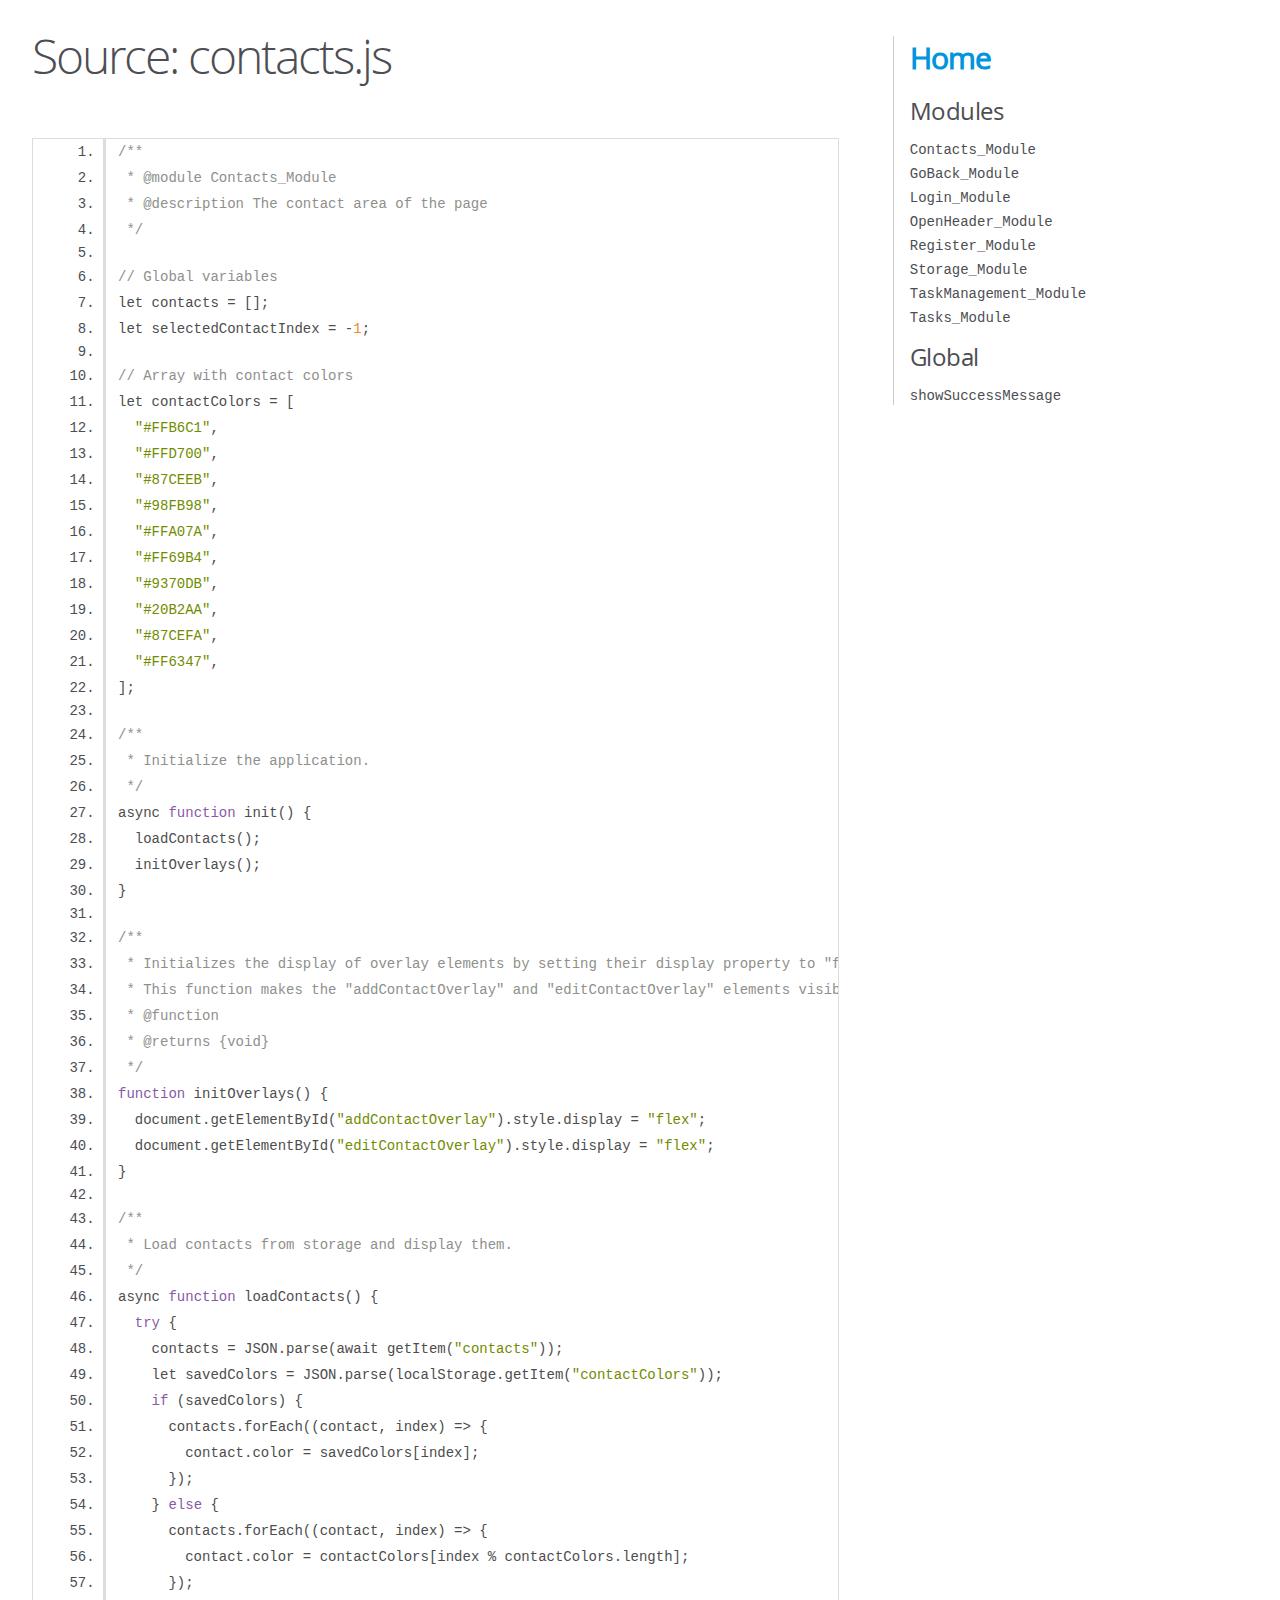
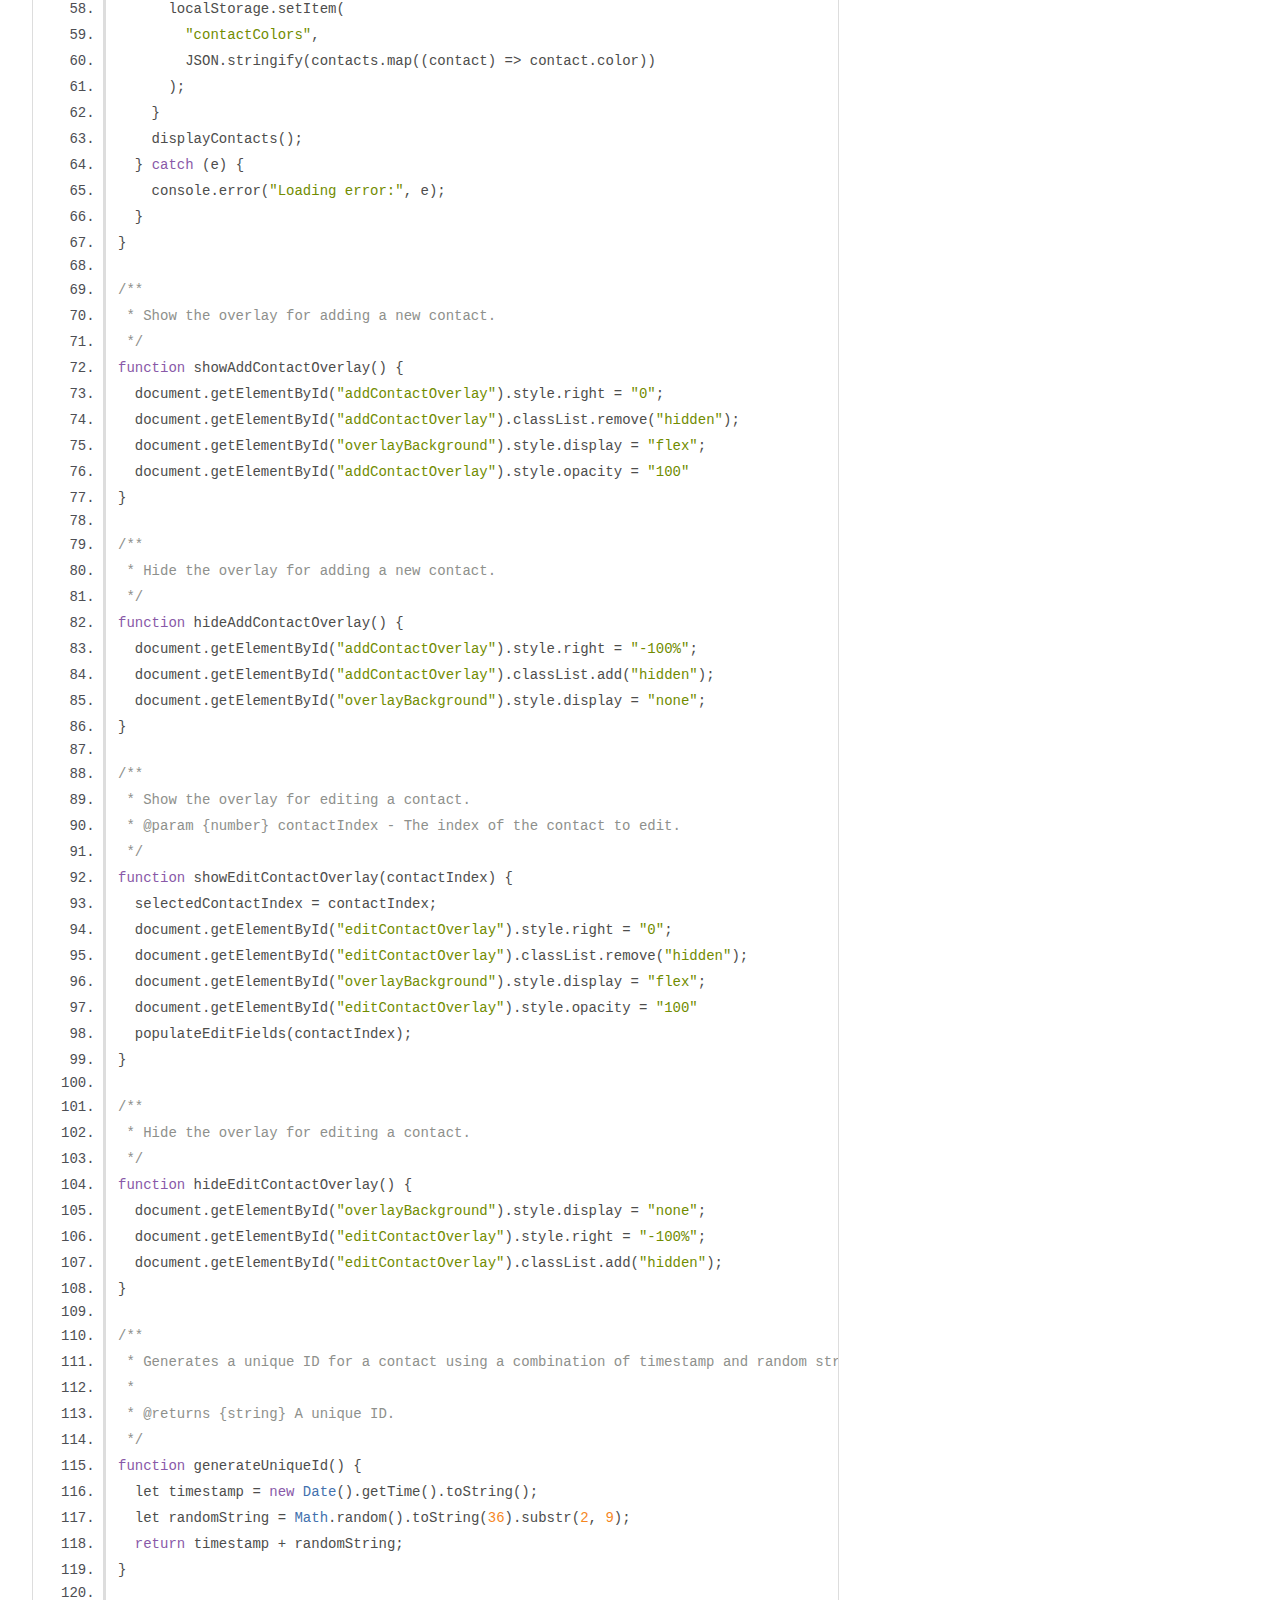
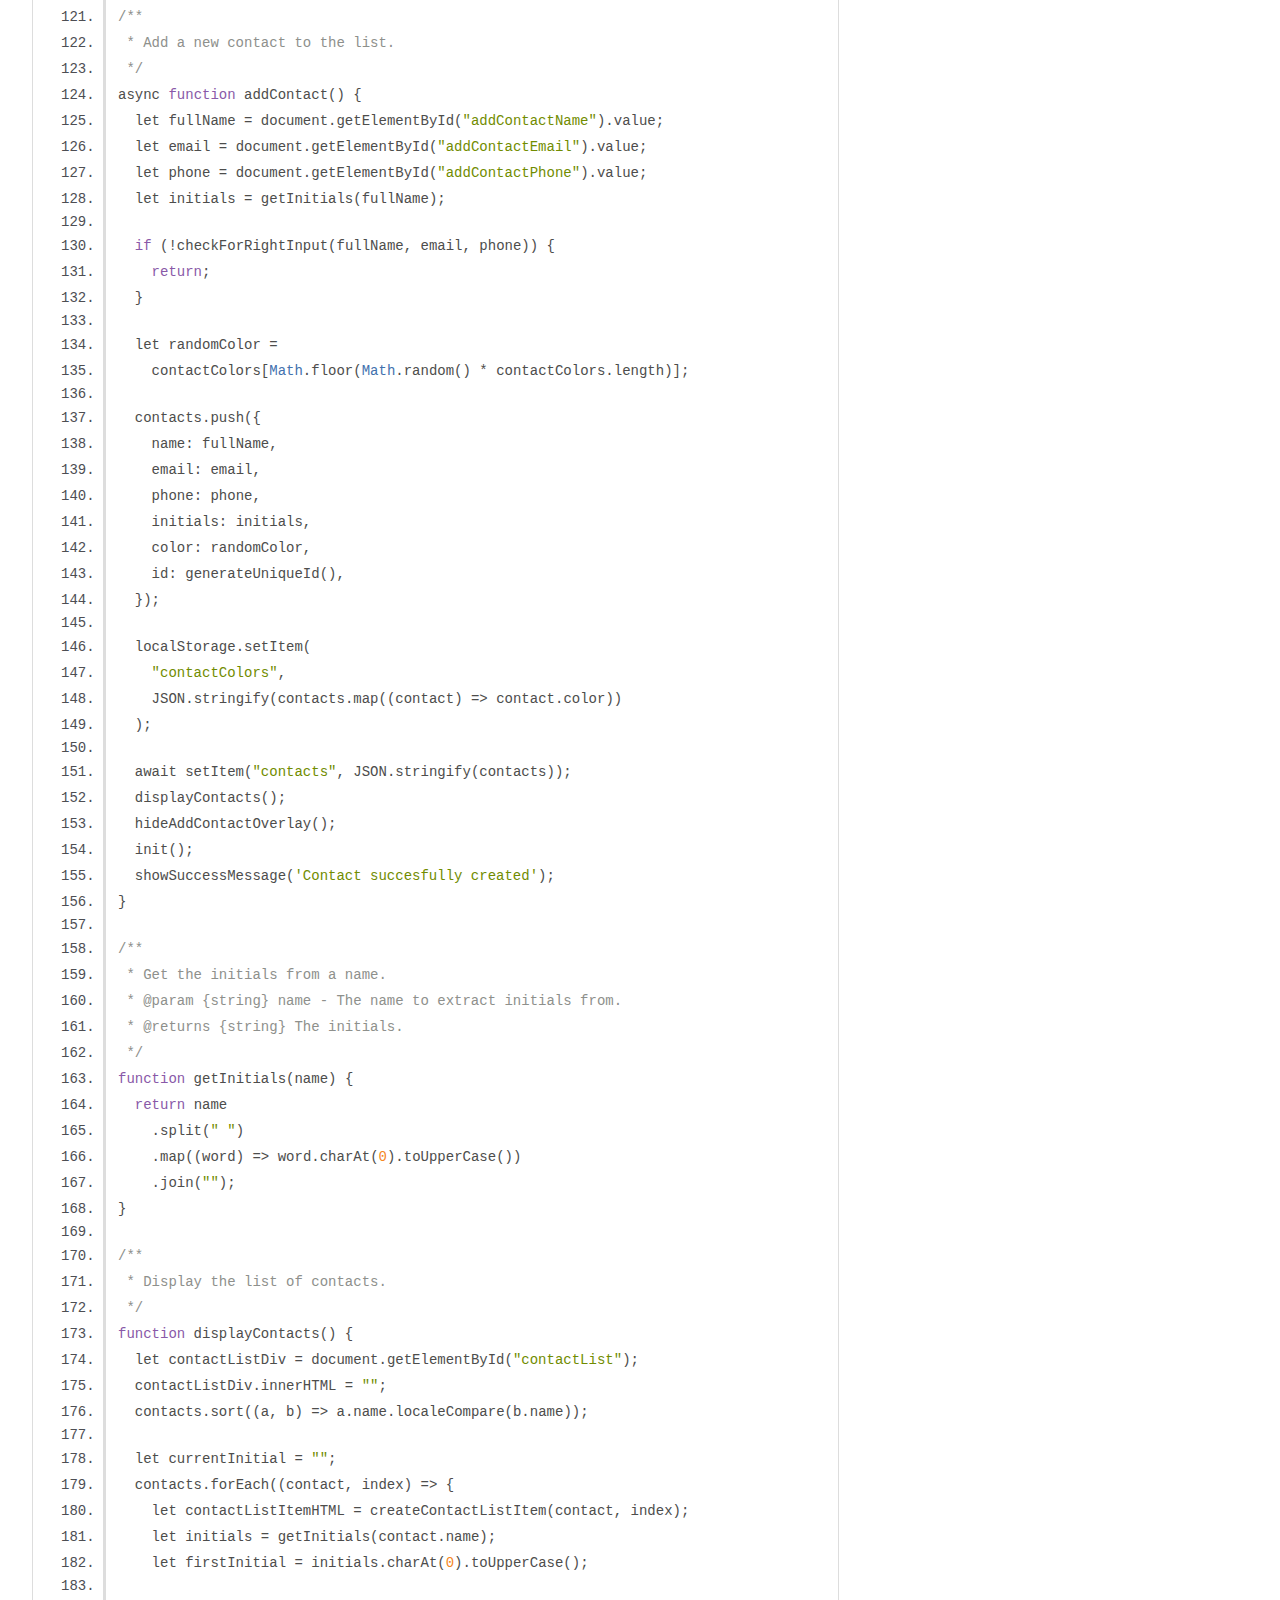
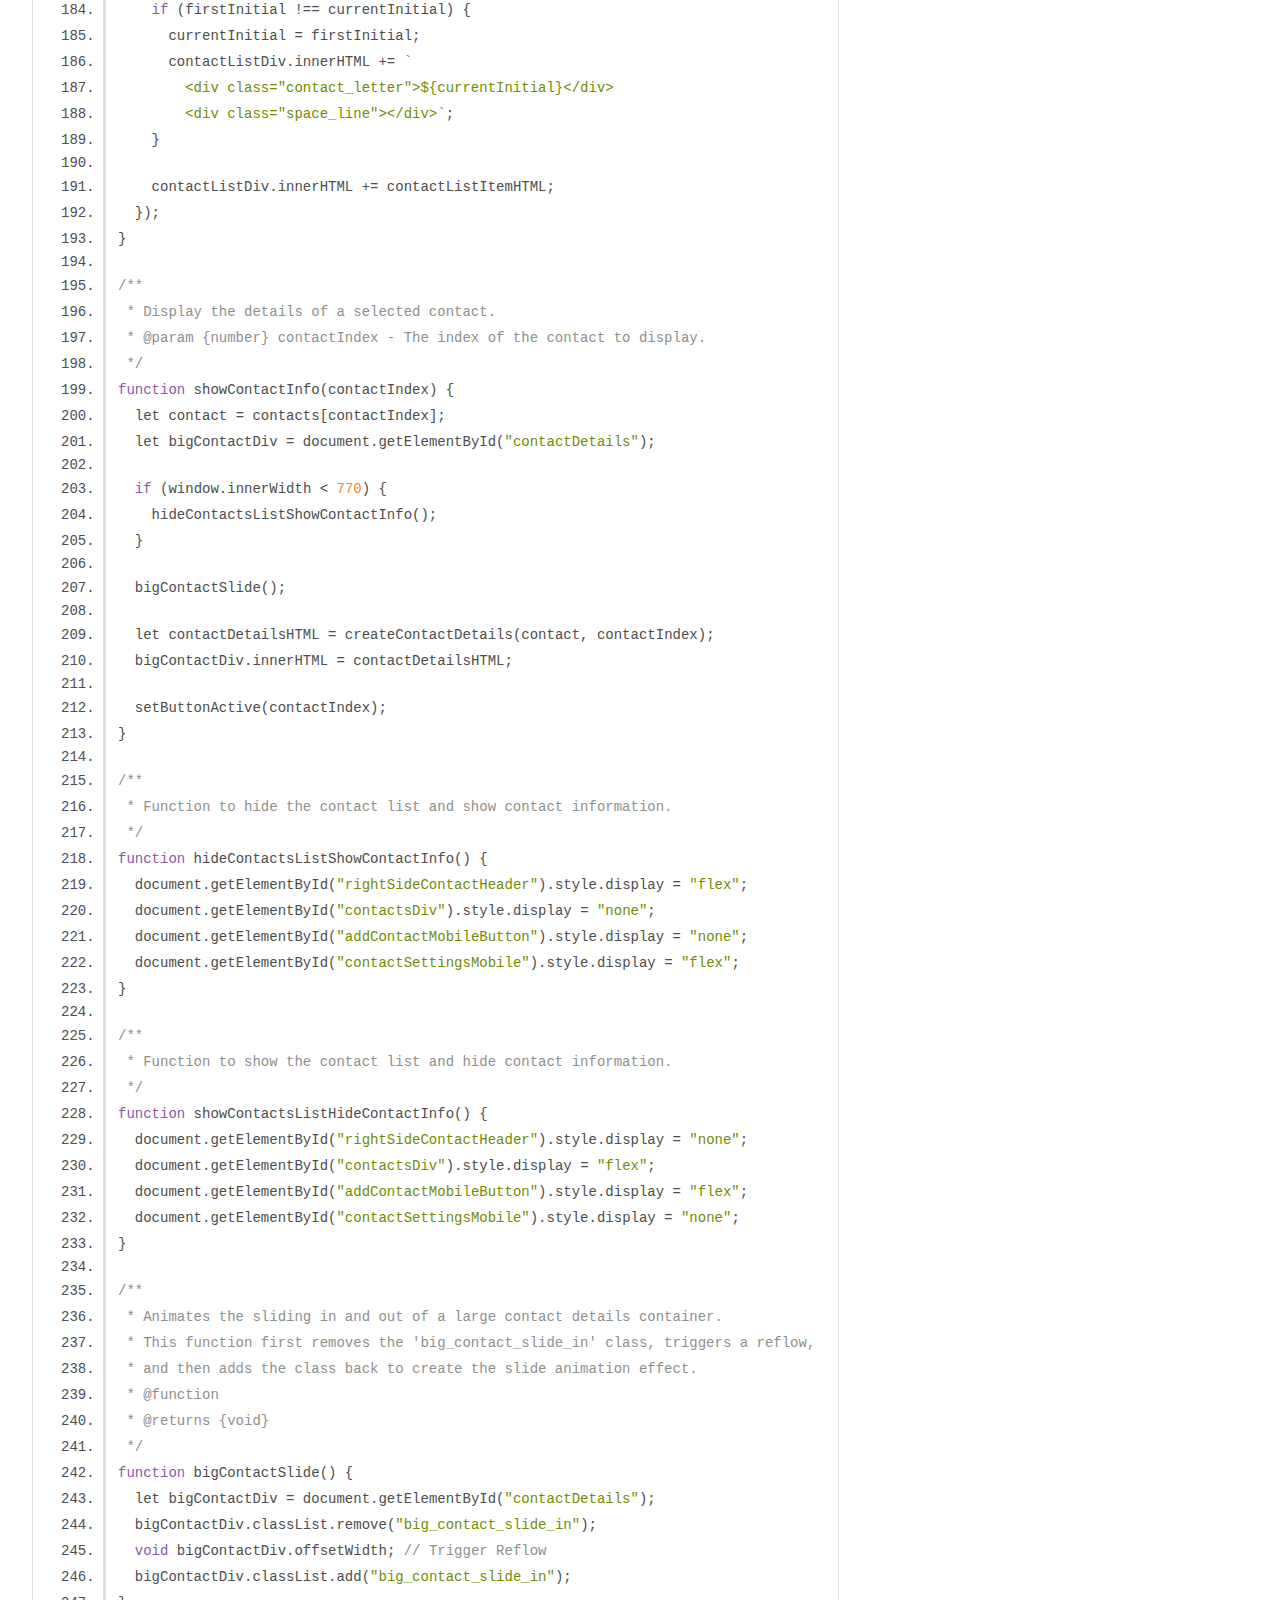
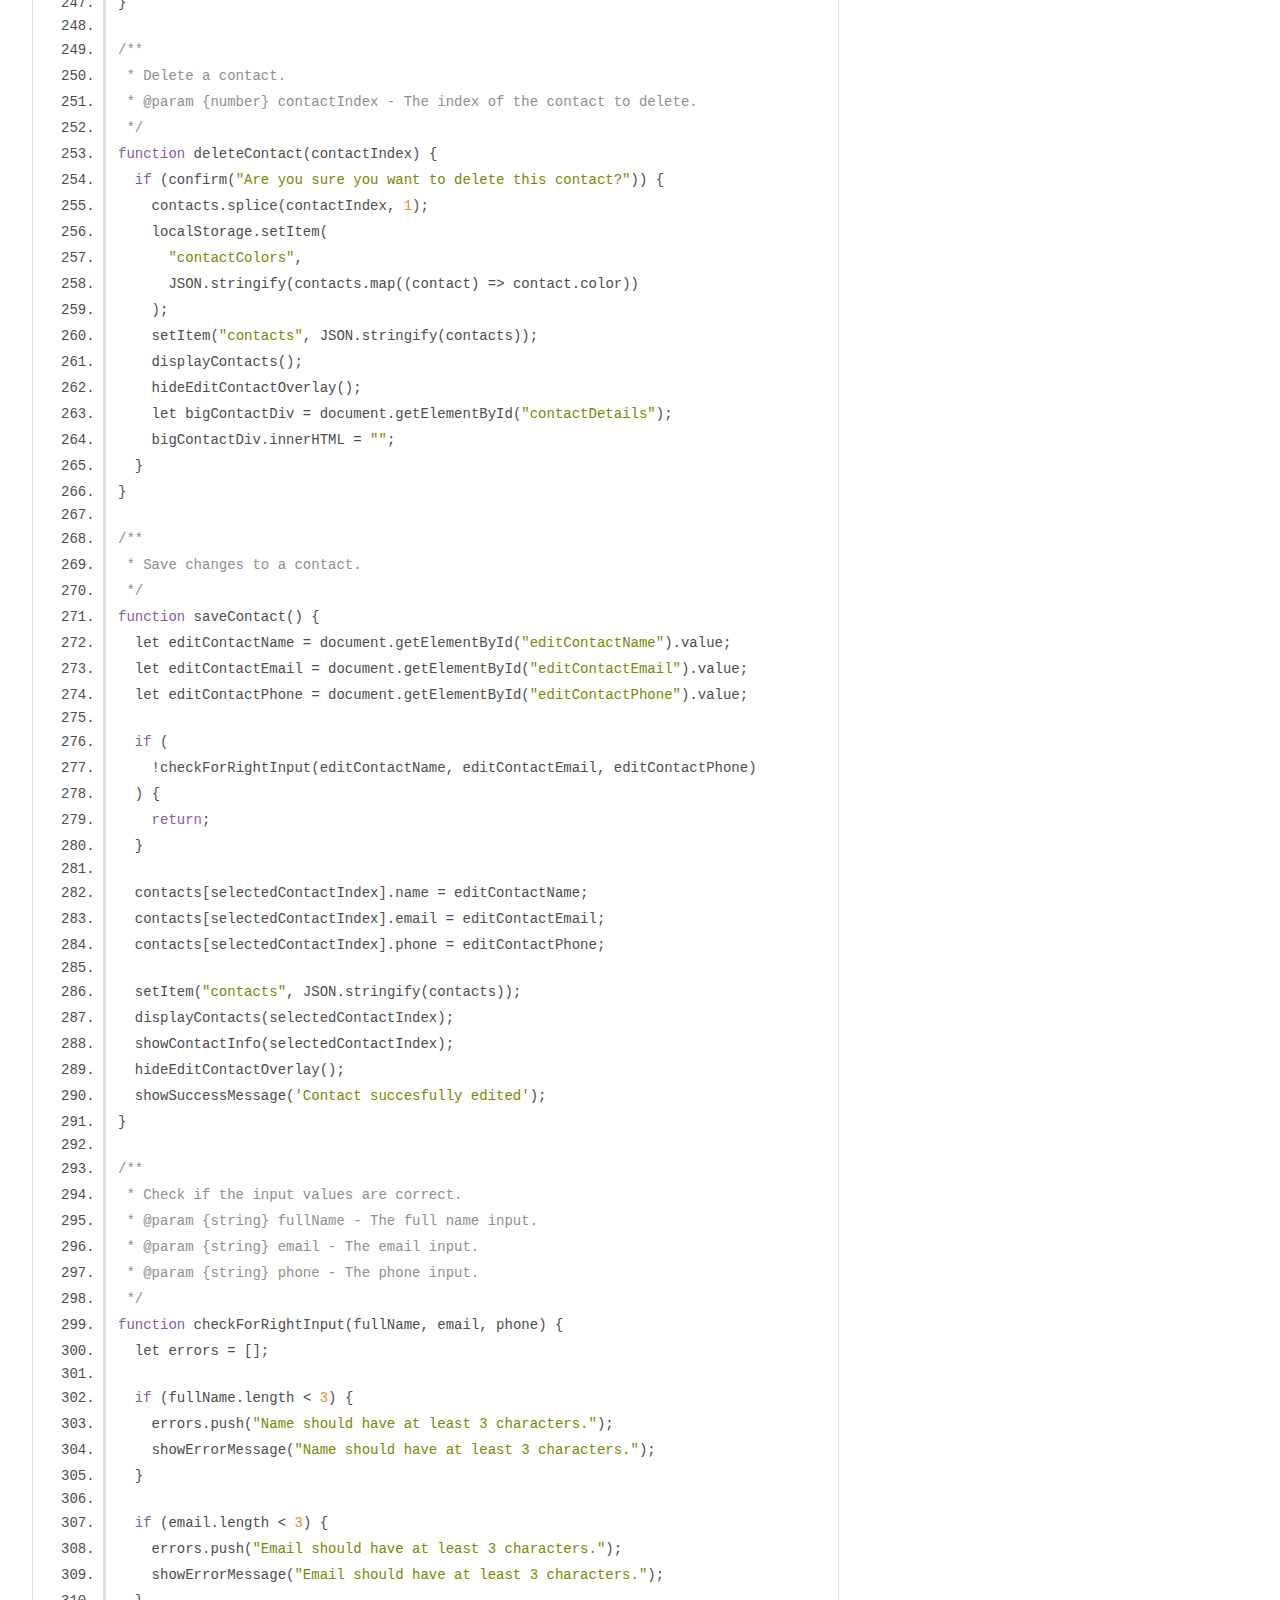
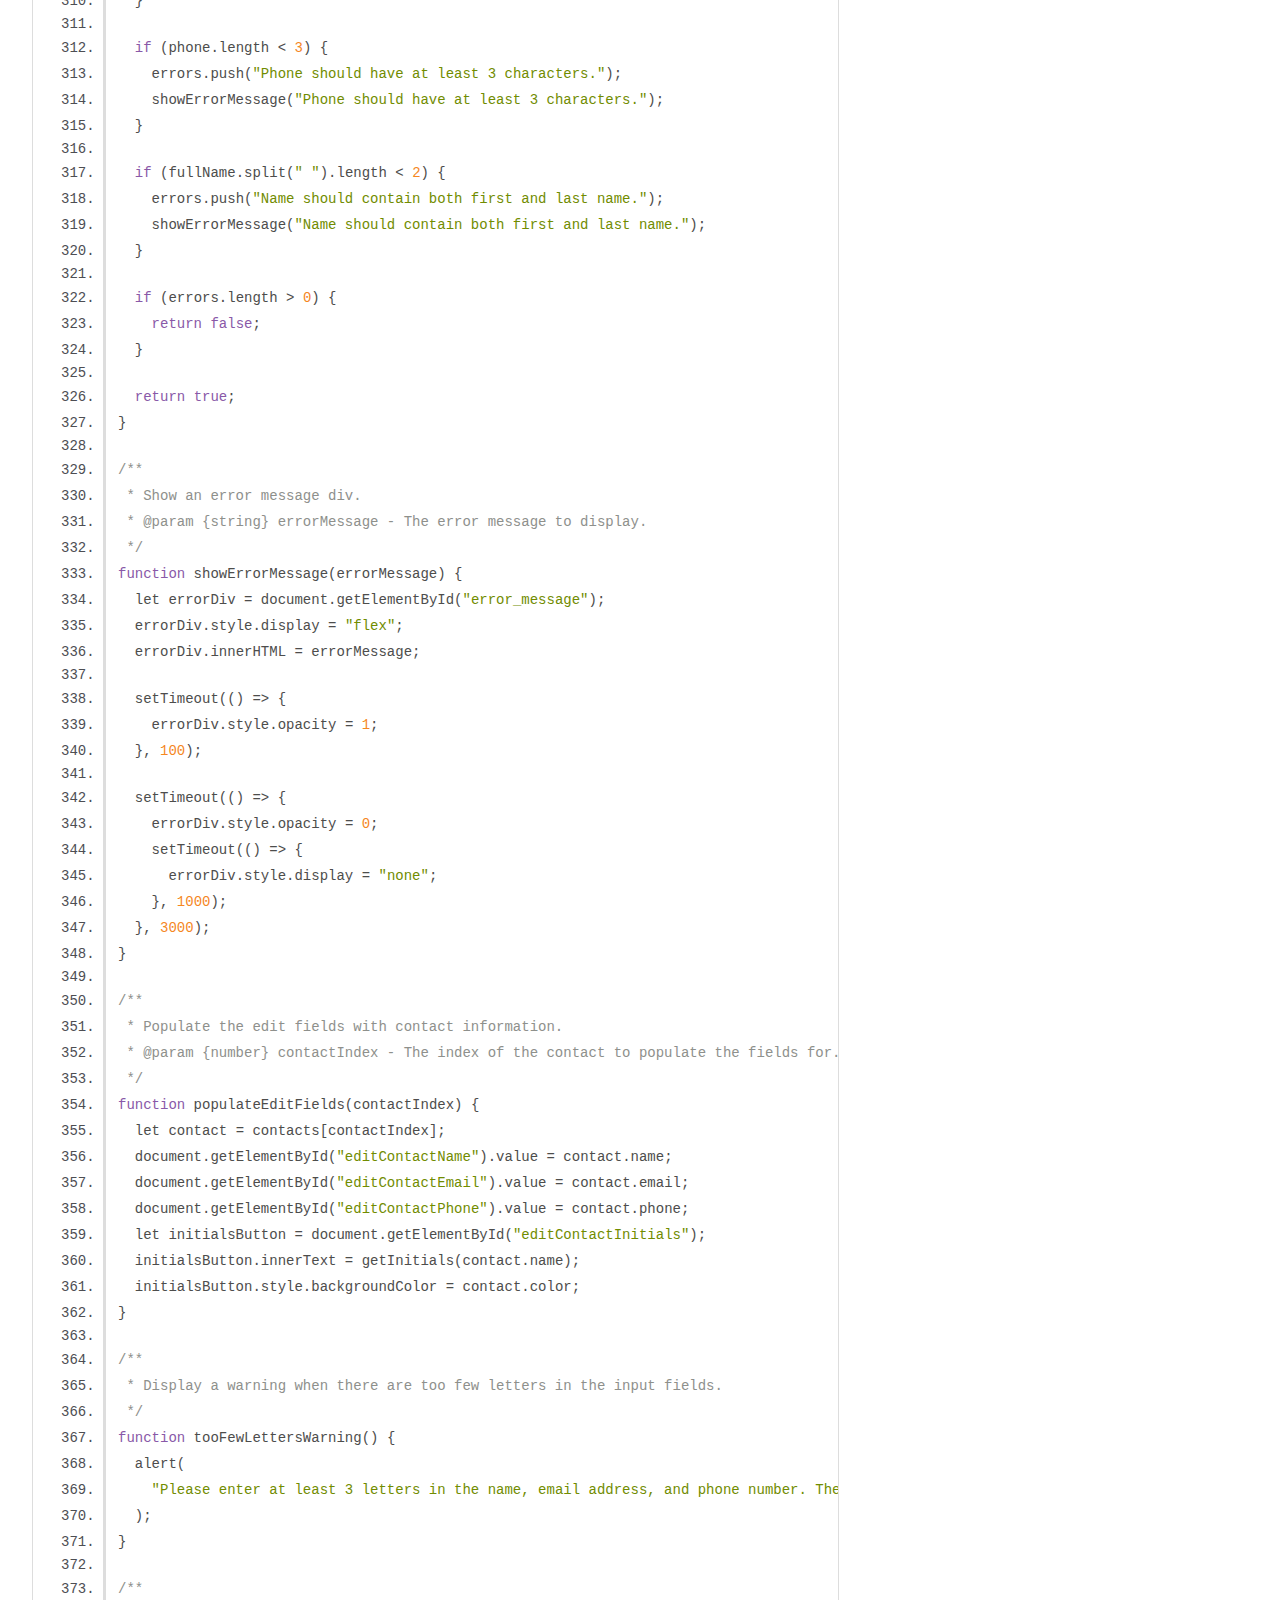
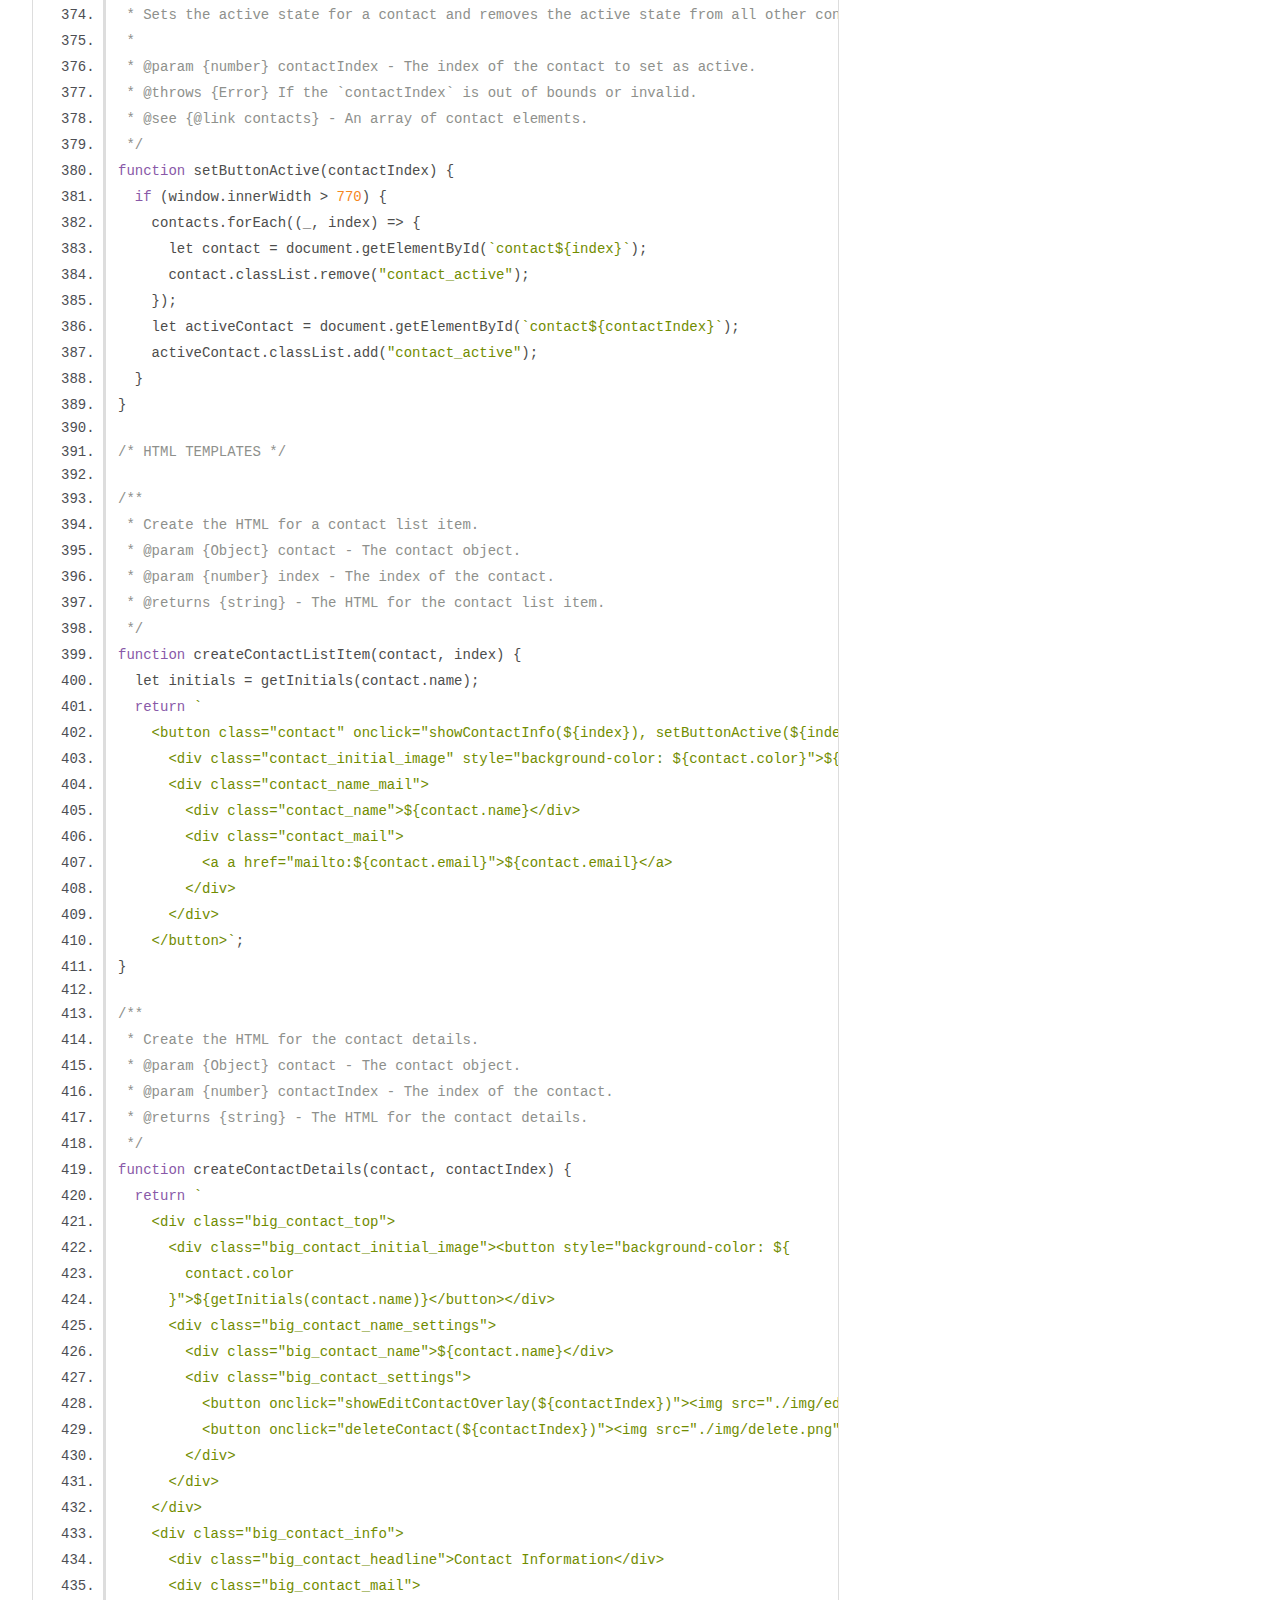
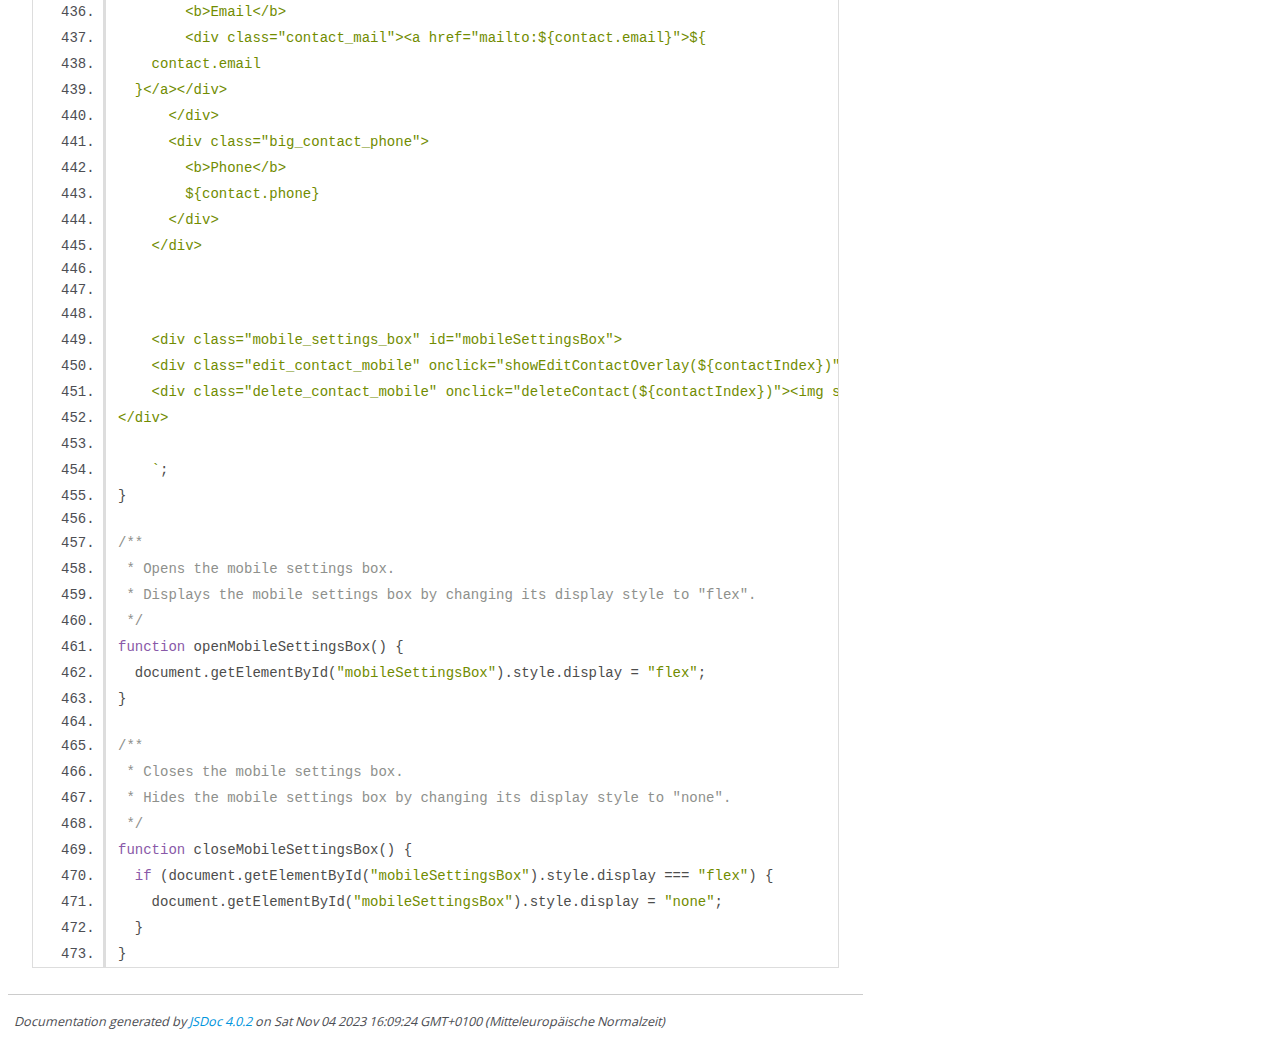
<file: out/contacts.js.html>
<!DOCTYPE html>
<html lang="en">
<head>
    <meta charset="utf-8">
    <title>JSDoc: Source: contacts.js</title>

    <script src="scripts/prettify/prettify.js"> </script>
    <script src="scripts/prettify/lang-css.js"> </script>
    <!--[if lt IE 9]>
      <script src="//html5shiv.googlecode.com/svn/trunk/html5.js"></script>
    <![endif]-->
    <link type="text/css" rel="stylesheet" href="styles/prettify-tomorrow.css">
    <link type="text/css" rel="stylesheet" href="styles/jsdoc-default.css">
</head>

<body>

<div id="main">

    <h1 class="page-title">Source: contacts.js</h1>

    



    
    <section>
        <article>
            <pre class="prettyprint source linenums"><code>/**
 * @module Contacts_Module
 * @description The contact area of the page
 */

// Global variables
let contacts = [];
let selectedContactIndex = -1;

// Array with contact colors
let contactColors = [
  "#FFB6C1",
  "#FFD700",
  "#87CEEB",
  "#98FB98",
  "#FFA07A",
  "#FF69B4",
  "#9370DB",
  "#20B2AA",
  "#87CEFA",
  "#FF6347",
];

/**
 * Initialize the application.
 */
async function init() {
  loadContacts();
  initOverlays();
}

/**
 * Initializes the display of overlay elements by setting their display property to "flex".
 * This function makes the "addContactOverlay" and "editContactOverlay" elements visible.
 * @function
 * @returns {void}
 */
function initOverlays() {
  document.getElementById("addContactOverlay").style.display = "flex";
  document.getElementById("editContactOverlay").style.display = "flex";
}

/**
 * Load contacts from storage and display them.
 */
async function loadContacts() {
  try {
    contacts = JSON.parse(await getItem("contacts"));
    let savedColors = JSON.parse(localStorage.getItem("contactColors"));
    if (savedColors) {
      contacts.forEach((contact, index) => {
        contact.color = savedColors[index];
      });
    } else {
      contacts.forEach((contact, index) => {
        contact.color = contactColors[index % contactColors.length];
      });
      localStorage.setItem(
        "contactColors",
        JSON.stringify(contacts.map((contact) => contact.color))
      );
    }
    displayContacts();
  } catch (e) {
    console.error("Loading error:", e);
  }
}

/**
 * Show the overlay for adding a new contact.
 */
function showAddContactOverlay() {
  document.getElementById("addContactOverlay").style.right = "0";
  document.getElementById("addContactOverlay").classList.remove("hidden");
  document.getElementById("overlayBackground").style.display = "flex";
  document.getElementById("addContactOverlay").style.opacity = "100"
}

/**
 * Hide the overlay for adding a new contact.
 */
function hideAddContactOverlay() {
  document.getElementById("addContactOverlay").style.right = "-100%";
  document.getElementById("addContactOverlay").classList.add("hidden");
  document.getElementById("overlayBackground").style.display = "none";
}

/**
 * Show the overlay for editing a contact.
 * @param {number} contactIndex - The index of the contact to edit.
 */
function showEditContactOverlay(contactIndex) {
  selectedContactIndex = contactIndex;
  document.getElementById("editContactOverlay").style.right = "0";
  document.getElementById("editContactOverlay").classList.remove("hidden");
  document.getElementById("overlayBackground").style.display = "flex";
  document.getElementById("editContactOverlay").style.opacity = "100"
  populateEditFields(contactIndex);
}

/**
 * Hide the overlay for editing a contact.
 */
function hideEditContactOverlay() {
  document.getElementById("overlayBackground").style.display = "none";
  document.getElementById("editContactOverlay").style.right = "-100%";
  document.getElementById("editContactOverlay").classList.add("hidden");
}

/**
 * Generates a unique ID for a contact using a combination of timestamp and random string.
 *
 * @returns {string} A unique ID.
 */
function generateUniqueId() {
  let timestamp = new Date().getTime().toString();
  let randomString = Math.random().toString(36).substr(2, 9);
  return timestamp + randomString;
}

/**
 * Add a new contact to the list.
 */
async function addContact() {
  let fullName = document.getElementById("addContactName").value;
  let email = document.getElementById("addContactEmail").value;
  let phone = document.getElementById("addContactPhone").value;
  let initials = getInitials(fullName);

  if (!checkForRightInput(fullName, email, phone)) {
    return;
  }

  let randomColor =
    contactColors[Math.floor(Math.random() * contactColors.length)];

  contacts.push({
    name: fullName,
    email: email,
    phone: phone,
    initials: initials,
    color: randomColor,
    id: generateUniqueId(),
  });

  localStorage.setItem(
    "contactColors",
    JSON.stringify(contacts.map((contact) => contact.color))
  );

  await setItem("contacts", JSON.stringify(contacts));
  displayContacts();
  hideAddContactOverlay();
  init();
  showSuccessMessage('Contact succesfully created');
}

/**
 * Get the initials from a name.
 * @param {string} name - The name to extract initials from.
 * @returns {string} The initials.
 */
function getInitials(name) {
  return name
    .split(" ")
    .map((word) => word.charAt(0).toUpperCase())
    .join("");
}

/**
 * Display the list of contacts.
 */
function displayContacts() {
  let contactListDiv = document.getElementById("contactList");
  contactListDiv.innerHTML = "";
  contacts.sort((a, b) => a.name.localeCompare(b.name));

  let currentInitial = "";
  contacts.forEach((contact, index) => {
    let contactListItemHTML = createContactListItem(contact, index);
    let initials = getInitials(contact.name);
    let firstInitial = initials.charAt(0).toUpperCase();

    if (firstInitial !== currentInitial) {
      currentInitial = firstInitial;
      contactListDiv.innerHTML += `
        &lt;div class="contact_letter">${currentInitial}&lt;/div>
        &lt;div class="space_line">&lt;/div>`;
    }

    contactListDiv.innerHTML += contactListItemHTML;
  });
}

/**
 * Display the details of a selected contact.
 * @param {number} contactIndex - The index of the contact to display.
 */
function showContactInfo(contactIndex) {
  let contact = contacts[contactIndex];
  let bigContactDiv = document.getElementById("contactDetails");

  if (window.innerWidth &lt; 770) {
    hideContactsListShowContactInfo();
  }

  bigContactSlide();

  let contactDetailsHTML = createContactDetails(contact, contactIndex);
  bigContactDiv.innerHTML = contactDetailsHTML;

  setButtonActive(contactIndex);
}

/**
 * Function to hide the contact list and show contact information.
 */
function hideContactsListShowContactInfo() {
  document.getElementById("rightSideContactHeader").style.display = "flex";
  document.getElementById("contactsDiv").style.display = "none";
  document.getElementById("addContactMobileButton").style.display = "none";
  document.getElementById("contactSettingsMobile").style.display = "flex";
}

/**
 * Function to show the contact list and hide contact information.
 */
function showContactsListHideContactInfo() {
  document.getElementById("rightSideContactHeader").style.display = "none";
  document.getElementById("contactsDiv").style.display = "flex";
  document.getElementById("addContactMobileButton").style.display = "flex";
  document.getElementById("contactSettingsMobile").style.display = "none";
}

/**
 * Animates the sliding in and out of a large contact details container.
 * This function first removes the 'big_contact_slide_in' class, triggers a reflow,
 * and then adds the class back to create the slide animation effect.
 * @function
 * @returns {void}
 */
function bigContactSlide() {
  let bigContactDiv = document.getElementById("contactDetails");
  bigContactDiv.classList.remove("big_contact_slide_in");
  void bigContactDiv.offsetWidth; // Trigger Reflow
  bigContactDiv.classList.add("big_contact_slide_in");
}

/**
 * Delete a contact.
 * @param {number} contactIndex - The index of the contact to delete.
 */
function deleteContact(contactIndex) {
  if (confirm("Are you sure you want to delete this contact?")) {
    contacts.splice(contactIndex, 1);
    localStorage.setItem(
      "contactColors",
      JSON.stringify(contacts.map((contact) => contact.color))
    );
    setItem("contacts", JSON.stringify(contacts));
    displayContacts();
    hideEditContactOverlay();
    let bigContactDiv = document.getElementById("contactDetails");
    bigContactDiv.innerHTML = "";
  }
}

/**
 * Save changes to a contact.
 */
function saveContact() {
  let editContactName = document.getElementById("editContactName").value;
  let editContactEmail = document.getElementById("editContactEmail").value;
  let editContactPhone = document.getElementById("editContactPhone").value;

  if (
    !checkForRightInput(editContactName, editContactEmail, editContactPhone)
  ) {
    return;
  }

  contacts[selectedContactIndex].name = editContactName;
  contacts[selectedContactIndex].email = editContactEmail;
  contacts[selectedContactIndex].phone = editContactPhone;

  setItem("contacts", JSON.stringify(contacts));
  displayContacts(selectedContactIndex);
  showContactInfo(selectedContactIndex);
  hideEditContactOverlay();
  showSuccessMessage('Contact succesfully edited');
}

/**
 * Check if the input values are correct.
 * @param {string} fullName - The full name input.
 * @param {string} email - The email input.
 * @param {string} phone - The phone input.
 */
function checkForRightInput(fullName, email, phone) {
  let errors = [];

  if (fullName.length &lt; 3) {
    errors.push("Name should have at least 3 characters.");
    showErrorMessage("Name should have at least 3 characters.");
  }

  if (email.length &lt; 3) {
    errors.push("Email should have at least 3 characters.");
    showErrorMessage("Email should have at least 3 characters.");
  }

  if (phone.length &lt; 3) {
    errors.push("Phone should have at least 3 characters.");
    showErrorMessage("Phone should have at least 3 characters.");
  }

  if (fullName.split(" ").length &lt; 2) {
    errors.push("Name should contain both first and last name.");
    showErrorMessage("Name should contain both first and last name.");
  }

  if (errors.length > 0) {
    return false;
  }

  return true;
}

/**
 * Show an error message div.
 * @param {string} errorMessage - The error message to display.
 */
function showErrorMessage(errorMessage) {
  let errorDiv = document.getElementById("error_message");
  errorDiv.style.display = "flex";
  errorDiv.innerHTML = errorMessage;

  setTimeout(() => {
    errorDiv.style.opacity = 1;
  }, 100);

  setTimeout(() => {
    errorDiv.style.opacity = 0;
    setTimeout(() => {
      errorDiv.style.display = "none";
    }, 1000);
  }, 3000);
}

/**
 * Populate the edit fields with contact information.
 * @param {number} contactIndex - The index of the contact to populate the fields for.
 */
function populateEditFields(contactIndex) {
  let contact = contacts[contactIndex];
  document.getElementById("editContactName").value = contact.name;
  document.getElementById("editContactEmail").value = contact.email;
  document.getElementById("editContactPhone").value = contact.phone;
  let initialsButton = document.getElementById("editContactInitials");
  initialsButton.innerText = getInitials(contact.name);
  initialsButton.style.backgroundColor = contact.color;
}

/**
 * Display a warning when there are too few letters in the input fields.
 */
function tooFewLettersWarning() {
  alert(
    "Please enter at least 3 letters in the name, email address, and phone number. The name must contain your first and last name. "
  );
}

/**
 * Sets the active state for a contact and removes the active state from all other contacts.
 *
 * @param {number} contactIndex - The index of the contact to set as active.
 * @throws {Error} If the `contactIndex` is out of bounds or invalid.
 * @see {@link contacts} - An array of contact elements.
 */
function setButtonActive(contactIndex) {
  if (window.innerWidth > 770) {
    contacts.forEach((_, index) => {
      let contact = document.getElementById(`contact${index}`);
      contact.classList.remove("contact_active");
    });
    let activeContact = document.getElementById(`contact${contactIndex}`);
    activeContact.classList.add("contact_active");
  }
}

/* HTML TEMPLATES */

/**
 * Create the HTML for a contact list item.
 * @param {Object} contact - The contact object.
 * @param {number} index - The index of the contact.
 * @returns {string} - The HTML for the contact list item.
 */
function createContactListItem(contact, index) {
  let initials = getInitials(contact.name);
  return `
    &lt;button class="contact" onclick="showContactInfo(${index}), setButtonActive(${index})" id="contact${index}">
      &lt;div class="contact_initial_image" style="background-color: ${contact.color}">${initials}&lt;/div>
      &lt;div class="contact_name_mail">
        &lt;div class="contact_name">${contact.name}&lt;/div>
        &lt;div class="contact_mail">
          &lt;a a href="mailto:${contact.email}">${contact.email}&lt;/a>
        &lt;/div>
      &lt;/div>
    &lt;/button>`;
}

/**
 * Create the HTML for the contact details.
 * @param {Object} contact - The contact object.
 * @param {number} contactIndex - The index of the contact.
 * @returns {string} - The HTML for the contact details.
 */
function createContactDetails(contact, contactIndex) {
  return `
    &lt;div class="big_contact_top">
      &lt;div class="big_contact_initial_image">&lt;button style="background-color: ${
        contact.color
      }">${getInitials(contact.name)}&lt;/button>&lt;/div>
      &lt;div class="big_contact_name_settings">
        &lt;div class="big_contact_name">${contact.name}&lt;/div>
        &lt;div class="big_contact_settings">
          &lt;button onclick="showEditContactOverlay(${contactIndex})">&lt;img src="./img/edit.png" alt="Edit Icon">Edit&lt;/button>
          &lt;button onclick="deleteContact(${contactIndex})">&lt;img src="./img/delete.png" alt="Delete Icon">Delete&lt;/button>
        &lt;/div>
      &lt;/div>
    &lt;/div>
    &lt;div class="big_contact_info">
      &lt;div class="big_contact_headline">Contact Information&lt;/div>
      &lt;div class="big_contact_mail">
        &lt;b>Email&lt;/b>
        &lt;div class="contact_mail">&lt;a href="mailto:${contact.email}">${
    contact.email
  }&lt;/a>&lt;/div>
      &lt;/div>
      &lt;div class="big_contact_phone">
        &lt;b>Phone&lt;/b>
        ${contact.phone}
      &lt;/div>
    &lt;/div>


    
    &lt;div class="mobile_settings_box" id="mobileSettingsBox">
    &lt;div class="edit_contact_mobile" onclick="showEditContactOverlay(${contactIndex})">&lt;div>&lt;img src="./img/edit.png" alt="Edit">&lt;/div>&lt;div>Edit&lt;/div>&lt;/div>
    &lt;div class="delete_contact_mobile" onclick="deleteContact(${contactIndex})">&lt;img src="./img/delete.png" alt="Delete">&lt;span>Delete&lt;/span>&lt;/div>
&lt;/div>
    
    `;
}

/**
 * Opens the mobile settings box.
 * Displays the mobile settings box by changing its display style to "flex".
 */
function openMobileSettingsBox() {
  document.getElementById("mobileSettingsBox").style.display = "flex";
}

/**
 * Closes the mobile settings box.
 * Hides the mobile settings box by changing its display style to "none".
 */
function closeMobileSettingsBox() {
  if (document.getElementById("mobileSettingsBox").style.display === "flex") {
    document.getElementById("mobileSettingsBox").style.display = "none";
  }
}
</code></pre>
        </article>
    </section>




</div>

<nav>
    <h2><a href="index.html">Home</a></h2><h3>Modules</h3><ul><li><a href="module-Contacts_Module.html">Contacts_Module</a></li><li><a href="module-GoBack_Module.html">GoBack_Module</a></li><li><a href="module-Login_Module.html">Login_Module</a></li><li><a href="module-OpenHeader_Module.html">OpenHeader_Module</a></li><li><a href="module-Register_Module.html">Register_Module</a></li><li><a href="module-Storage_Module.html">Storage_Module</a></li><li><a href="module-TaskManagement_Module.html">TaskManagement_Module</a></li><li><a href="module-Tasks_Module.html">Tasks_Module</a></li></ul><h3>Global</h3><ul><li><a href="global.html#showSuccessMessage">showSuccessMessage</a></li></ul>
</nav>

<br class="clear">

<footer>
    Documentation generated by <a href="https://github.com/jsdoc/jsdoc">JSDoc 4.0.2</a> on Sat Nov 04 2023 16:09:24 GMT+0100 (Mitteleuropäische Normalzeit)
</footer>

<script> prettyPrint(); </script>
<script src="scripts/linenumber.js"> </script>
</body>
</html>
</file>
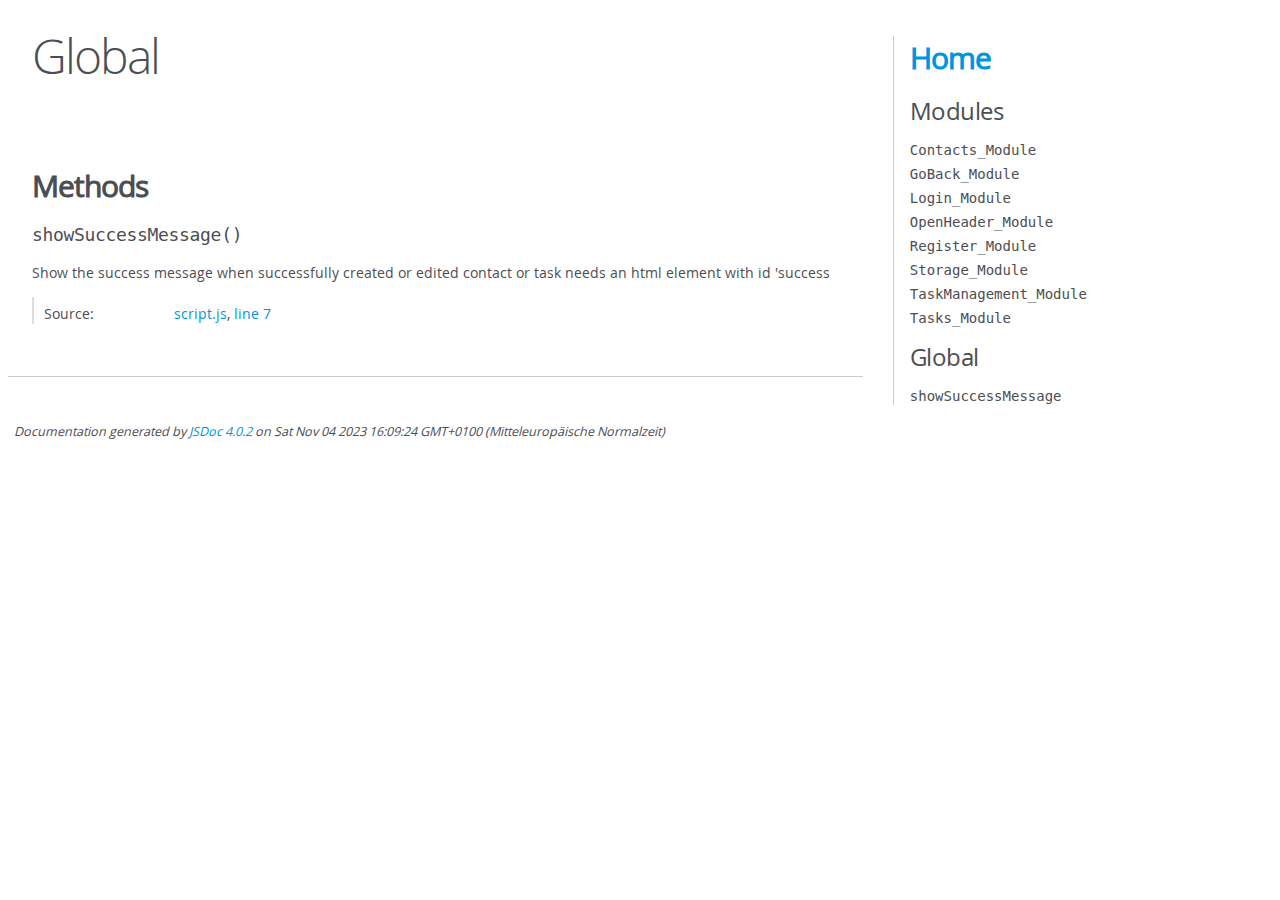
<file: out/global.html>
<!DOCTYPE html>
<html lang="en">
<head>
    <meta charset="utf-8">
    <title>JSDoc: Global</title>

    <script src="scripts/prettify/prettify.js"> </script>
    <script src="scripts/prettify/lang-css.js"> </script>
    <!--[if lt IE 9]>
      <script src="//html5shiv.googlecode.com/svn/trunk/html5.js"></script>
    <![endif]-->
    <link type="text/css" rel="stylesheet" href="styles/prettify-tomorrow.css">
    <link type="text/css" rel="stylesheet" href="styles/jsdoc-default.css">
</head>

<body>

<div id="main">

    <h1 class="page-title">Global</h1>

    




<section>

<header>
    
        <h2></h2>
        
    
</header>

<article>
    <div class="container-overview">
    
        

        


<dl class="details">

    

    

    

    

    

    

    

    

    

    

    

    

    

    

    

    
</dl>


        
    
    </div>

    

    

    

    

    

    

    

    
        <h3 class="subsection-title">Methods</h3>

        
            

    

    
    <h4 class="name" id="showSuccessMessage"><span class="type-signature"></span>showSuccessMessage<span class="signature">()</span><span class="type-signature"></span></h4>
    

    



<div class="description">
    Show the success message when successfully created or edited contact or taskneeds an html element with id 'success
</div>













<dl class="details">

    

    

    

    

    

    

    

    

    

    

    

    

    
    <dt class="tag-source">Source:</dt>
    <dd class="tag-source"><ul class="dummy"><li>
        <a href="script.js.html">script.js</a>, <a href="script.js.html#line7">line 7</a>
    </li></ul></dd>
    

    

    

    
</dl>




















        
    

    

    
</article>

</section>




</div>

<nav>
    <h2><a href="index.html">Home</a></h2><h3>Modules</h3><ul><li><a href="module-Contacts_Module.html">Contacts_Module</a></li><li><a href="module-GoBack_Module.html">GoBack_Module</a></li><li><a href="module-Login_Module.html">Login_Module</a></li><li><a href="module-OpenHeader_Module.html">OpenHeader_Module</a></li><li><a href="module-Register_Module.html">Register_Module</a></li><li><a href="module-Storage_Module.html">Storage_Module</a></li><li><a href="module-TaskManagement_Module.html">TaskManagement_Module</a></li><li><a href="module-Tasks_Module.html">Tasks_Module</a></li></ul><h3>Global</h3><ul><li><a href="global.html#showSuccessMessage">showSuccessMessage</a></li></ul>
</nav>

<br class="clear">

<footer>
    Documentation generated by <a href="https://github.com/jsdoc/jsdoc">JSDoc 4.0.2</a> on Sat Nov 04 2023 16:09:24 GMT+0100 (Mitteleuropäische Normalzeit)
</footer>

<script> prettyPrint(); </script>
<script src="scripts/linenumber.js"> </script>
</body>
</html>
</file>
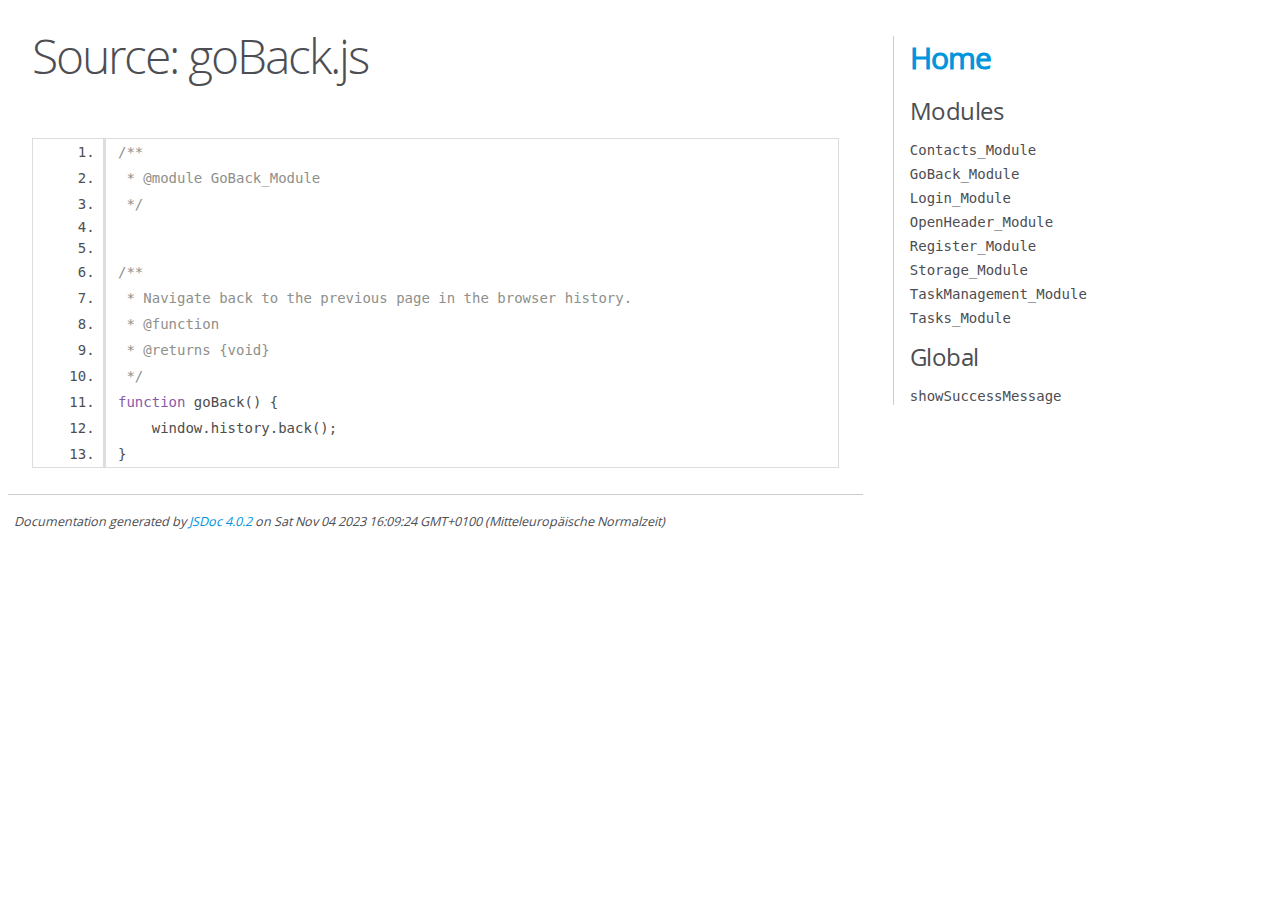
<file: out/goBack.js.html>
<!DOCTYPE html>
<html lang="en">
<head>
    <meta charset="utf-8">
    <title>JSDoc: Source: goBack.js</title>

    <script src="scripts/prettify/prettify.js"> </script>
    <script src="scripts/prettify/lang-css.js"> </script>
    <!--[if lt IE 9]>
      <script src="//html5shiv.googlecode.com/svn/trunk/html5.js"></script>
    <![endif]-->
    <link type="text/css" rel="stylesheet" href="styles/prettify-tomorrow.css">
    <link type="text/css" rel="stylesheet" href="styles/jsdoc-default.css">
</head>

<body>

<div id="main">

    <h1 class="page-title">Source: goBack.js</h1>

    



    
    <section>
        <article>
            <pre class="prettyprint source linenums"><code>/**
 * @module GoBack_Module
 */


/**
 * Navigate back to the previous page in the browser history.
 * @function
 * @returns {void}
 */
function goBack() {
    window.history.back();
}</code></pre>
        </article>
    </section>




</div>

<nav>
    <h2><a href="index.html">Home</a></h2><h3>Modules</h3><ul><li><a href="module-Contacts_Module.html">Contacts_Module</a></li><li><a href="module-GoBack_Module.html">GoBack_Module</a></li><li><a href="module-Login_Module.html">Login_Module</a></li><li><a href="module-OpenHeader_Module.html">OpenHeader_Module</a></li><li><a href="module-Register_Module.html">Register_Module</a></li><li><a href="module-Storage_Module.html">Storage_Module</a></li><li><a href="module-TaskManagement_Module.html">TaskManagement_Module</a></li><li><a href="module-Tasks_Module.html">Tasks_Module</a></li></ul><h3>Global</h3><ul><li><a href="global.html#showSuccessMessage">showSuccessMessage</a></li></ul>
</nav>

<br class="clear">

<footer>
    Documentation generated by <a href="https://github.com/jsdoc/jsdoc">JSDoc 4.0.2</a> on Sat Nov 04 2023 16:09:24 GMT+0100 (Mitteleuropäische Normalzeit)
</footer>

<script> prettyPrint(); </script>
<script src="scripts/linenumber.js"> </script>
</body>
</html>
</file>
<file: assets/css/font.css>
/* inter-100 - latin */
@font-face {
    font-display: swap; /* Check https://developer.mozilla.org/en-US/docs/Web/CSS/@font-face/font-display for other options. */
    font-family: 'Inter';
    font-style: normal;
    font-weight: 100;
    src: url('../fonts/inter-v13-latin-100.woff2') format('woff2'); /* Chrome 36+, Opera 23+, Firefox 39+, Safari 12+, iOS 10+ */
  } 
  /* inter-200 - latin */
  @font-face {
    font-display: swap; /* Check https://developer.mozilla.org/en-US/docs/Web/CSS/@font-face/font-display for other options. */
    font-family: 'Inter';
    font-style: normal;
    font-weight: 200;
    src: url('../fonts/inter-v13-latin-200.woff2') format('woff2'); /* Chrome 36+, Opera 23+, Firefox 39+, Safari 12+, iOS 10+ */
  }
  /* inter-300 - latin */
  @font-face {
    font-display: swap; /* Check https://developer.mozilla.org/en-US/docs/Web/CSS/@font-face/font-display for other options. */
    font-family: 'Inter';
    font-style: normal;
    font-weight: 300;
    src: url('../fonts/inter-v13-latin-300.woff2') format('woff2'); /* Chrome 36+, Opera 23+, Firefox 39+, Safari 12+, iOS 10+ */
  }
  /* inter-regular - latin */
  @font-face {
    font-display: swap; /* Check https://developer.mozilla.org/en-US/docs/Web/CSS/@font-face/font-display for other options. */
    font-family: 'Inter';
    font-style: normal;
    font-weight: 400;
    src: url('../fonts/inter-v13-latin-regular.woff2') format('woff2'); /* Chrome 36+, Opera 23+, Firefox 39+, Safari 12+, iOS 10+ */
  }
  /* inter-500 - latin */
  @font-face {
    font-display: swap; /* Check https://developer.mozilla.org/en-US/docs/Web/CSS/@font-face/font-display for other options. */
    font-family: 'Inter';
    font-style: normal;
    font-weight: 500;
    src: url('../fonts/inter-v13-latin-500.woff2') format('woff2'); /* Chrome 36+, Opera 23+, Firefox 39+, Safari 12+, iOS 10+ */
  }
  /* inter-600 - latin */
  @font-face {
    font-display: swap; /* Check https://developer.mozilla.org/en-US/docs/Web/CSS/@font-face/font-display for other options. */
    font-family: 'Inter';
    font-style: normal;
    font-weight: 600;
    src: url('../fonts/inter-v13-latin-600.woff2') format('woff2'); /* Chrome 36+, Opera 23+, Firefox 39+, Safari 12+, iOS 10+ */
  }
  /* inter-700 - latin */
  @font-face {
    font-display: swap; /* Check https://developer.mozilla.org/en-US/docs/Web/CSS/@font-face/font-display for other options. */
    font-family: 'Inter';
    font-style: normal;
    font-weight: 700;
    src: url('../fonts/inter-v13-latin-700.woff2') format('woff2'); /* Chrome 36+, Opera 23+, Firefox 39+, Safari 12+, iOS 10+ */
  }
  /* inter-800 - latin */
  @font-face {
    font-display: swap; /* Check https://developer.mozilla.org/en-US/docs/Web/CSS/@font-face/font-display for other options. */
    font-family: 'Inter';
    font-style: normal;
    font-weight: 800;
    src: url('../fonts/inter-v13-latin-800.woff2') format('woff2'); /* Chrome 36+, Opera 23+, Firefox 39+, Safari 12+, iOS 10+ */
  }
  /* inter-900 - latin */
  @font-face {
    font-display: swap; /* Check https://developer.mozilla.org/en-US/docs/Web/CSS/@font-face/font-display for other options. */
    font-family: 'Inter';
    font-style: normal;
    font-weight: 900;
    src: url('../fonts/inter-v13-latin-900.woff2') format('woff2'); /* Chrome 36+, Opera 23+, Firefox 39+, Safari 12+, iOS 10+ */
  }
</file>
<file: assets/css/login.css>
/*************************Global*****************************/
body {
    margin: 0px;
}

#overlay {
    display: none;
    position: fixed;
    width: 100%;
    height: 100%;
    background: #2A3647;
    z-index: 999;
    background-image: url(../../img/logo-dark.png);
    background-repeat: no-repeat;
    background-position: center center;
}

.crsptr {
    cursor: pointer;
}

.nouserselect {
    user-select: none;
}

.btnsld:hover {
    background-color: #29ABE2 !important;
    box-shadow: 0px 4px 4px 0px #00000040;
    cursor: pointer;
}

.btnclr:hover {
    border: 1px solid #29ABE2;
    color: #29ABE2;
    box-shadow: 0px 4px 4px 0px #00000040;
    border: 2px solid #29ABE2;
    cursor: pointer;
}

/*********************Login-CSS************************/

.login-body {
    background-color: #F6F7F8;
}

.login-header {
    height: 220px;
    display: flex;
    justify-content: space-between;
}

#login-nav button {
    width: 91px;
    height: 49px;
    border-radius: 8px;
    border-style: none;
    background-color: #2A3647;
    color: white;
    font-size: 16px;
    font-weight: 700;
    cursor: pointer;
    transition: 125ms ease-in-out;
}

#login-nav {
    display: flex;
    justify-content: center;
    align-items: center;
    gap: 35px;
    height: 49px;
    position: absolute;
    top: 50px;
    right: 80px;
    opacity: 0;
}

#login-nav p {
    font-size: 20px;
    font-weight: 400;
}

.login-main-section {
    display: flex;
    justify-content: center;
}

#login-maincontainer {
    width: 652px;
    height: 493px;
    background-color: #FFFFFF;
    border-radius: 30px;
    opacity: 0;
}

.login-main {
    display: flex;
    align-items: center;
    flex-direction: column;
}

.login-main h1 {
    font-size: 61px;
    font-weight: 700;
    margin-block-end: 0.23em;
}

.h1-underline {
    width: 150px;
    height: 3px;
    border-radius: 1.5px;
    background-color: #29ABE2;
    margin-bottom: 1.6rem;
}

.login-main input {
    width: 380px;
    height: 24px;
    padding: 12px 21px;
    border-radius: 10px;
    border: 1px solid #D1D1D1;
    background-repeat: no-repeat;
    font-size: 20px;
    color: #000000;
}

.login-main input::placeholder {
    color: #D1D1D1;
}

.login-main input:focus-visible {
    border: 1px solid #29ABE2;
    outline: none;
}

.input-fields {
    width: 422px;
    height: 152px;
    gap: 32px;
    display: flex;
    flex-direction: column;
    align-items: center;
}

.login-buttons {
    display: flex;
    width: 322px;
    gap: 35px;
    padding-top: 8px;
}

.login-button {
    width: 110px;
    height: 48px;
    border-radius: 8px;
    border-style: none;
    background-color: #2A3647;
    color: white;
    font-size: 21px;
    font-weight: 700;
    transition: 125ms ease-in-out;
}

.guest-login-button {
    width: 177px;
    height: 48px;
    border-radius: 8px;
    border: 1px solid #2A3647;
    background-color: #FFFFFF;
    color: #2A3647;
    font-size: 21px;
    font-weight: 700;
    transition: 125ms ease-in-out;
}

.login-bottom-part {
    display: flex;
    justify-content: center;
    padding-top: 160px;
    padding-bottom: 30px;
    gap: 8px;
    opacity: 0;
}

.login-bottom-part a {
    text-decoration: none;
    padding: 8px;
    color: #A8A8A8;
    font-size: 16px;
    font-weight: 400;
}

.login-bottom-part a:hover {
    color: #29ABE2;
    font-size: 16px;
    font-weight: 700;
}

.a-container {
    width: 133px;
    height: 35px;
    display: flex;
    justify-content: center;
}

.remember-container {
    position: relative;
    display: flex;
    align-items: center;
}

.forgot-password {
    padding-left: 50px;
    font-size: 16px;
    text-decoration: none;
    color: black;
    transition: 25ms ease-in-out;
}

.forgot-password:hover {
    text-decoration: underline;
    color: #29ABE2;
    font-weight: 500;
}

.custom-checkbox {
    position: absolute;
    left: -170px;
    top: -20px;
    opacity: 0;
}

.custom-checkbox-label {
    position: absolute;
    display: flex;
    align-items: center;
    cursor: pointer;
    left: -170px;
    top: -20px;
    height: 20px;
    width: max-content;
}

.custom-checkbox-label img {
    margin-right: 8px;
    display: flex;
    transition: 125ms ease-in-out;
}

.custom-checkbox-label img:hover {
    background-color: #EDF2FA;
    scale: 1.1;
}

.custom-checkbox:checked+.custom-checkbox-label img {
    content: url(../../img/remember-checked.png);
}

.custom-checkbox+.custom-checkbox-label img {
    content: url(../../img/remember-unchecked.png);
}

.privacy-policy {
    padding-left: 4px;
    color: #29ABE2;
    text-decoration: none;
    width: 112px;
}

.privacy-policy:hover {
    font-weight: 500;
    text-decoration: underline;
}

.imgPos {
    position: relative;
    display: flex;
    align-items: center;
}

.imgPos img {
    position: absolute;
    right: 20px;
}

/****************************JS Based CSS****************************/

.login-logo {
    width: 274px;
    position: absolute;
    top: 50%;
    left: 50%;
    transform: translate(-50%, -50%);
    transition: all 0.5s ease;
}

.move-to-top-left {
    width: unset;
    top: 80px !important;
    left: 77px !important;
    transform: none;
    z-index: 1;
}

.blend-in {
    opacity: 1 !important;
    transition: opacity 0.5s ease-in-out;
}

.login-dark {
    background-color: #2A3647 !important;
}

.error-message {
    color: red;
    font-size: 14px;
    margin-top: 5px;
}

.error-border {
    border: 1px solid red !important;
}

.Error-Container {
    display: flex;
    flex-direction: column;
    min-height: 70px;
}

@media(max-width: 770px) {

    #overlay {
        display: unset;
    }

    #login-nav {
        position: absolute;
        top: 740px;
        left: 50%;
        transform: translate(-50%, -50%);
        width: max-content;
    }

    #login-nav button {
        width: 104px;
    }

    .login-header {
        height: 140px;
    }

    .login-buttons {
        flex-direction: column;
        align-items: center;
        gap: 21px;
        padding-top: 18px;
    }

    .login-button {
        width: 180px;
        height: 51px;
        font-size: 16px;
    }

    .guest-login-button {
        width: 180px;
        font-size: 16px;
    }

    #login-maincontainer {
        width: 396px;
        height: 515px;
    }

    .login-main input {
        width: 322px;
    }

    .custom-checkbox-label {
        top: unset;
    }

    .login-main h1 {
        margin-block-start: 26px;
        font-size: 47px;
    }

    .h1-underline {
        width: 88px;
        margin-bottom: 32px;
    }

    .login-logo {
        width: 64px;
    }

    .move-to-top-left {
        top: 30px !important;
        left: 30px !important;
    }

    .login-bottom-part {
        padding-bottom: 0px;
    }
}

@media(max-width: 427px) {


    #login-nav {
        position: relative;
        top: 590px;
        left: 50%;
        transform: translate(-50%, -50%);
        width: max-content;
        gap: 20px;
    }

    #login-nav button {
        width: 94px;
        height: 40px;
    }

    .login-header {
        height: 90px;
    }

    .login-buttons {
        gap: 8px;
        padding-top: 0px;
        width: 222px;
    }

    .login-button {
        width: 180px;
        height: 51px;
        font-size: 16px;
    }

    .guest-login-button {
        width: 180px;
        font-size: 16px;
    }

    #login-maincontainer {
        width: unset;
        height: 460px;
        padding: 8px;
    }

    .login-main input {
        width: 220px;
    }

    .custom-checkbox-label {
        top: unset;
    }

    .login-main h1 {
        margin-block-start: 16px;
        font-size: 47px;
    }

    .h1-underline {
        width: 88px;
        margin-bottom: 20px;
    }

    .login-logo {
        width: 64px;
    }

    .move-to-top-left {
        top: 10px !important;
        left: 30px !important;
    }

    .login-bottom-part {
        padding-top: 68px;
        padding-bottom: 0px;
    }

    .remember-container {
        left: 40px;
        top: -10px;
    }

    .forgot-password {
        padding-left: 10px;
        font-size: 14px;
        text-decoration: underline;
        color: black;
        transition: 25ms ease-in-out;
    }

    .input-fields {
        width: unset;
        height: 152px;
        gap: 32px;
        display: flex;
        flex-direction: column;
        align-items: center;
    }
}
</file>
<file: assets/css/style.css>
* {
    font-family: 'Inter';
}

/* ===== Scrollbar CSS ===== */
/* Firefox */
* {
    scrollbar-width: thin;
    scrollbar-color: #a8a8a8 #ffffff;
}

/* Chrome, Edge, and Safari */
.main-content::-webkit-scrollbar,
.form-list ul::-webkit-scrollbar,
.overlay::-webkit-scrollbar,
.board-column-content::-webkit-scrollbar,
#contactsDiv::-webkit-scrollbar,
.reduce-and-scroll-list::-webkit-scrollbar,
.todo-card-detailed::-webkit-scrollbar {
    width: 13px;
}

#contactsDiv::-webkit-scrollbar-track {
    background: #ffffff;
    /* box-shadow: inset 0 0 5px grey;
    border-radius: 10px; */
}

.main-content::-webkit-scrollbar-track,
.form-list ul::-webkit-scrollbar-track,
.overlay::-webkit-scrollbar-track,
.board-column-content::-webkit-scrollbar-track,
.reduce-and-scroll-list::-webkit-scrollbar-track,
.todo-card-detailed::-webkit-scrollbar-track {
    background: #F6F7F8 !important;
    /* box-shadow: inset 0 0 5px grey;
    border-radius: 10px; */
}

.main-content::-webkit-scrollbar-thumb,
.form-list ul::-webkit-scrollbar-thumb,
.overlay::-webkit-scrollbar-thumb,
.board-column-content::-webkit-scrollbar-thumb,
#contactsDiv::-webkit-scrollbar-thumb,
.reduce-and-scroll-list::-webkit-scrollbar-thumb,
.todo-card-detailed::-webkit-scrollbar-thumb {
    background-color: #a8a8a8;
    border-radius: 8px;
    border: 3px solid #ffffff;
}

/* Hide scrollbar for Chrome, Safari and Opera */
.todo-card-detailed::-webkit-scrollbar,
#addForm::-webkit-scrollbar,
.overlay::-webkit-scrollbar {
    display: none;
}

/* Hide scrollbar for IE, Edge and Firefox */
.todo-card-detailed::-webkit-scrollbar,
#addForm::-webkit-scrollbar,
.overlay::-webkit-scrollbar {
    -ms-overflow-style: none;
    /* IE and Edge */
    scrollbar-width: none;
    /* Firefox */
}

.main-content h1 {
    font-size: 71px;
    margin-block-start: 0;
    margin-block-end: 0;
}

.btn {
    border-radius: 10px;
}

.btn:hover {
    cursor: pointer;
}

.btn-primary {
    background-color: #2A3647;
    color: white;
    border: 0;
    font-size: 21px;
    font-weight: bold;
}

.btn-primary:hover {
    background-color: #29abe2;
    box-shadow: 0px 0px 4px 0px rgba(0, 0, 0, 0.2);
    transition: ease-in-out 100ms;
}

.btn-secondary {
    background-color: #ffffff;
    color: #2A3647;
    border: 0;
    font-size: 21px;
    border: 1px solid #2A3647;
}

.btn-secondary:hover {
    color: #29abe2;
    border: 1px solid #29abe2;
}

.btn-text-with-icon {
    display: flex;
    justify-content: center;
    align-items: center;
    gap: 8px;
    padding: 12px 16px 12px 16px;
}

.btn-text-with-icon img {
    width: 24px;
    height: 24px;
}

.btn-text-with-icon span {
    text-wrap: nowrap;
}

.width-100 {
    width: 100%;
}

.grow {
    transition: all .2s ease-in-out;
}

.grow:hover {
    transform: scale(1.1);
    box-shadow: 0px 0px 6px 0px rgba(0, 0, 0, 0.2);
}

.d-none {
    display: none;
}



.largerCheckbox {
    height: 16px;
    width: 16px;
}

.flex-end {
    justify-content: flex-end;
}

.flex-space {
    width: 100%;
    display: flex;
    justify-content: space-between;
}

.no-scroll {
    max-height: unset !important;
    overflow: auto !important;
}

/* Styling for success message popups */
.successmessage {
    position: fixed;
    height: 74px;
    width: 326px;
    display: none;
    justify-content: center;
    align-items: center;
    top: 270px;
    left: 50%;
    font-size: 20px;
    transform: translate(-50%, -50%);
    background-color: #2A3647;
    color: white;
    border-radius: 20px;
    box-shadow: 0px 0px 4px 0px #00000026;
    transition: opacity 1s ease-in-out;
    z-index: 9999;
}

.desktop-hidden {
    display: none !important;
}

@media(max-width: 1360px) {

    .desktop-hidden {
        display: flex !important;
    }

    .mobile-hidden {
        display: none !important;
    }

}

/* MOBILE VERSION 600PX */

@media (max-width: 600px) {
    .main-content h1 {
        font-size: 47px;
    }
}

/* MOBILE VERSION 400PX */

@media (max-width: 400px) {
    .btn {
        width: 100%;
    }
}
</file>
<file: out/styles/prettify-tomorrow.css>
/* Tomorrow Theme */
/* Original theme - https://github.com/chriskempson/tomorrow-theme */
/* Pretty printing styles. Used with prettify.js. */
/* SPAN elements with the classes below are added by prettyprint. */
/* plain text */
.pln {
  color: #4d4d4c; }

@media screen {
  /* string content */
  .str {
    color: #718c00; }

  /* a keyword */
  .kwd {
    color: #8959a8; }

  /* a comment */
  .com {
    color: #8e908c; }

  /* a type name */
  .typ {
    color: #4271ae; }

  /* a literal value */
  .lit {
    color: #f5871f; }

  /* punctuation */
  .pun {
    color: #4d4d4c; }

  /* lisp open bracket */
  .opn {
    color: #4d4d4c; }

  /* lisp close bracket */
  .clo {
    color: #4d4d4c; }

  /* a markup tag name */
  .tag {
    color: #c82829; }

  /* a markup attribute name */
  .atn {
    color: #f5871f; }

  /* a markup attribute value */
  .atv {
    color: #3e999f; }

  /* a declaration */
  .dec {
    color: #f5871f; }

  /* a variable name */
  .var {
    color: #c82829; }

  /* a function name */
  .fun {
    color: #4271ae; } }
/* Use higher contrast and text-weight for printable form. */
@media print, projection {
  .str {
    color: #060; }

  .kwd {
    color: #006;
    font-weight: bold; }

  .com {
    color: #600;
    font-style: italic; }

  .typ {
    color: #404;
    font-weight: bold; }

  .lit {
    color: #044; }

  .pun, .opn, .clo {
    color: #440; }

  .tag {
    color: #006;
    font-weight: bold; }

  .atn {
    color: #404; }

  .atv {
    color: #060; } }
/* Style */
/*
pre.prettyprint {
  background: white;
  font-family: Consolas, Monaco, 'Andale Mono', monospace;
  font-size: 12px;
  line-height: 1.5;
  border: 1px solid #ccc;
  padding: 10px; }
*/

/* Specify class=linenums on a pre to get line numbering */
ol.linenums {
  margin-top: 0;
  margin-bottom: 0; }

/* IE indents via margin-left */
li.L0,
li.L1,
li.L2,
li.L3,
li.L4,
li.L5,
li.L6,
li.L7,
li.L8,
li.L9 {
  /* */ }

/* Alternate shading for lines */
li.L1,
li.L3,
li.L5,
li.L7,
li.L9 {
  /* */ }
</file>
<file: out/styles/jsdoc-default.css>
@font-face {
    font-family: 'Open Sans';
    font-weight: normal;
    font-style: normal;
    src: url('../fonts/OpenSans-Regular-webfont.eot');
    src:
        local('Open Sans'),
        local('OpenSans'),
        url('../fonts/OpenSans-Regular-webfont.eot?#iefix') format('embedded-opentype'),
        url('../fonts/OpenSans-Regular-webfont.woff') format('woff'),
        url('../fonts/OpenSans-Regular-webfont.svg#open_sansregular') format('svg');
}

@font-face {
    font-family: 'Open Sans Light';
    font-weight: normal;
    font-style: normal;
    src: url('../fonts/OpenSans-Light-webfont.eot');
    src:
        local('Open Sans Light'),
        local('OpenSans Light'),
        url('../fonts/OpenSans-Light-webfont.eot?#iefix') format('embedded-opentype'),
        url('../fonts/OpenSans-Light-webfont.woff') format('woff'),
        url('../fonts/OpenSans-Light-webfont.svg#open_sanslight') format('svg');
}

html
{
    overflow: auto;
    background-color: #fff;
    font-size: 14px;
}

body
{
    font-family: 'Open Sans', sans-serif;
    line-height: 1.5;
    color: #4d4e53;
    background-color: white;
}

a, a:visited, a:active {
    color: #0095dd;
    text-decoration: none;
}

a:hover {
    text-decoration: underline;
}

header
{
    display: block;
    padding: 0px 4px;
}

tt, code, kbd, samp {
    font-family: Consolas, Monaco, 'Andale Mono', monospace;
}

.class-description {
    font-size: 130%;
    line-height: 140%;
    margin-bottom: 1em;
    margin-top: 1em;
}

.class-description:empty {
    margin: 0;
}

#main {
    float: left;
    width: 70%;
}

article dl {
    margin-bottom: 40px;
}

article img {
  max-width: 100%;
}

section
{
    display: block;
    background-color: #fff;
    padding: 12px 24px;
    border-bottom: 1px solid #ccc;
    margin-right: 30px;
}

.variation {
    display: none;
}

.signature-attributes {
    font-size: 60%;
    color: #aaa;
    font-style: italic;
    font-weight: lighter;
}

nav
{
    display: block;
    float: right;
    margin-top: 28px;
    width: 30%;
    box-sizing: border-box;
    border-left: 1px solid #ccc;
    padding-left: 16px;
}

nav ul {
    font-family: 'Lucida Grande', 'Lucida Sans Unicode', arial, sans-serif;
    font-size: 100%;
    line-height: 17px;
    padding: 0;
    margin: 0;
    list-style-type: none;
}

nav ul a, nav ul a:visited, nav ul a:active {
    font-family: Consolas, Monaco, 'Andale Mono', monospace;
    line-height: 18px;
    color: #4D4E53;
}

nav h3 {
    margin-top: 12px;
}

nav li {
    margin-top: 6px;
}

footer {
    display: block;
    padding: 6px;
    margin-top: 12px;
    font-style: italic;
    font-size: 90%;
}

h1, h2, h3, h4 {
    font-weight: 200;
    margin: 0;
}

h1
{
    font-family: 'Open Sans Light', sans-serif;
    font-size: 48px;
    letter-spacing: -2px;
    margin: 12px 24px 20px;
}

h2, h3.subsection-title
{
    font-size: 30px;
    font-weight: 700;
    letter-spacing: -1px;
    margin-bottom: 12px;
}

h3
{
    font-size: 24px;
    letter-spacing: -0.5px;
    margin-bottom: 12px;
}

h4
{
    font-size: 18px;
    letter-spacing: -0.33px;
    margin-bottom: 12px;
    color: #4d4e53;
}

h5, .container-overview .subsection-title
{
    font-size: 120%;
    font-weight: bold;
    letter-spacing: -0.01em;
    margin: 8px 0 3px 0;
}

h6
{
    font-size: 100%;
    letter-spacing: -0.01em;
    margin: 6px 0 3px 0;
    font-style: italic;
}

table
{
    border-spacing: 0;
    border: 0;
    border-collapse: collapse;
}

td, th
{
    border: 1px solid #ddd;
    margin: 0px;
    text-align: left;
    vertical-align: top;
    padding: 4px 6px;
    display: table-cell;
}

thead tr
{
    background-color: #ddd;
    font-weight: bold;
}

th { border-right: 1px solid #aaa; }
tr > th:last-child { border-right: 1px solid #ddd; }

.ancestors, .attribs { color: #999; }
.ancestors a, .attribs a
{
    color: #999 !important;
    text-decoration: none;
}

.clear
{
    clear: both;
}

.important
{
    font-weight: bold;
    color: #950B02;
}

.yes-def {
    text-indent: -1000px;
}

.type-signature {
    color: #aaa;
}

.name, .signature {
    font-family: Consolas, Monaco, 'Andale Mono', monospace;
}

.details { margin-top: 14px; border-left: 2px solid #DDD; }
.details dt { width: 120px; float: left; padding-left: 10px;  padding-top: 6px; }
.details dd { margin-left: 70px; }
.details ul { margin: 0; }
.details ul { list-style-type: none; }
.details li { margin-left: 30px; padding-top: 6px; }
.details pre.prettyprint { margin: 0 }
.details .object-value { padding-top: 0; }

.description {
    margin-bottom: 1em;
    margin-top: 1em;
}

.code-caption
{
    font-style: italic;
    font-size: 107%;
    margin: 0;
}

.source
{
    border: 1px solid #ddd;
    width: 80%;
    overflow: auto;
}

.prettyprint.source {
    width: inherit;
}

.source code
{
    font-size: 100%;
    line-height: 18px;
    display: block;
    padding: 4px 12px;
    margin: 0;
    background-color: #fff;
    color: #4D4E53;
}

.prettyprint code span.line
{
  display: inline-block;
}

.prettyprint.linenums
{
  padding-left: 70px;
  -webkit-user-select: none;
  -moz-user-select: none;
  -ms-user-select: none;
  user-select: none;
}

.prettyprint.linenums ol
{
  padding-left: 0;
}

.prettyprint.linenums li
{
  border-left: 3px #ddd solid;
}

.prettyprint.linenums li.selected,
.prettyprint.linenums li.selected *
{
  background-color: lightyellow;
}

.prettyprint.linenums li *
{
  -webkit-user-select: text;
  -moz-user-select: text;
  -ms-user-select: text;
  user-select: text;
}

.params .name, .props .name, .name code {
    color: #4D4E53;
    font-family: Consolas, Monaco, 'Andale Mono', monospace;
    font-size: 100%;
}

.params td.description > p:first-child,
.props td.description > p:first-child
{
    margin-top: 0;
    padding-top: 0;
}

.params td.description > p:last-child,
.props td.description > p:last-child
{
    margin-bottom: 0;
    padding-bottom: 0;
}

.disabled {
    color: #454545;
}
</file>
<file: assets/css/header.css>
body,
html {
    margin: 0;
    padding: 0;
    background-color: #F6F7F8 !important;
}

.design_template {
    display: flex;
    flex-direction: row;
}

/* Right side of Template (Header and Content) */

.header_and_content {
    flex: 1;
    display: flex;
    flex-direction: column;
    padding-left: 277px;
}

/* Right Top (header) */
header {
    height: 52px;
    padding-left: 77px;
    padding-top: 20px;
    padding-right: 20px;
    padding-bottom: 20px;
    display: flex;
    justify-content: space-between;
    box-shadow: 0px 4px 4px 0px #0000001A;
    align-items: center;
    font-family: 'Inter';
    font-weight: 400;
    z-index: 1;
    background-color: white;
}

header img {
    display: none;
}

.buttons_header {
    display: flex;
    align-items: center;
}

.buttons_header button {
    margin-left: 16px;
    background-color: transparent;
}

.question_mark {
    height: 32px;
    width: 32px;
    border: none;
    cursor: pointer;
}

.profile_tag {
    height: 48px;
    width: 48px;
    border-radius: 50%;
    color: #29ABE2;
    font-weight: bold;
    cursor: pointer;
}

.menu_header {
    border-radius: 20px 0px 20px 20px;
    background-color: #2A3647;
    padding: 10px;
    height: 185px;
    width: 150px;
    display: flex;
    flex-direction: column;
    align-items: center;
    justify-content: space-evenly;
    box-shadow: 0px 0px 4px 0px rgba(0, 0, 0, 0.10);
    color: #CDCDCD;
}

.menu_header a:hover {
    color: #ffffff;
}

.menu_header_container {
    width: auto;
    height: auto;
    right: 11px;
    top: 96px;
    position: absolute;
    z-index: 3;
    display: none;
}


/* right content */

.main-content {
    background-color: #F6F7F8;
    height: 100%;
    padding-top: 85px;
    padding-left: 355px;
    padding-right: 73px;
    padding-bottom: 85px;
    /* overflow-y: auto !important; */
    overflow-x: hidden;
    overflow-y: scroll;
    flex-shrink: 0;
    height: calc(100vh - 243px);

}

/* Left side of Template */
.nav_bar {
    background-color: #2A3647;
    height: 100vh;
    width: 276px;
    box-shadow: 0px 0px 4px 0px #0000001A;
    display: flex;
    flex-direction: column;
    align-items: center;
    justify-content: space-between;
    padding-top: 64px;
    padding-right: 0px;
    padding-bottom: 64px;
    padding-left: 0px;
    box-sizing: border-box;
    position: fixed;
    z-index: 100;
}

.header_logo {
    width: 100px;
    height: 120px;
}

.menu {
    display: flex;
    justify-content: start;
    flex-direction: column;
    color: white;
    padding-top: 180px;
    width: 100%;
    padding-left: 0;
    padding-right: 0;
    align-items: center;

}

.left_top_header {
    align-items: center;
    display: flex;
    flex-direction: column;
    width: 100%;
}



.contacs,
.summary,
.add_tasks,
.board {
    font-size: 16px;
    gap: 15px;
    padding-top: 12px;
    padding-bottom: 12px;
    display: flex;
    align-items: center;
    font-family: 'Inter';
    width: 100%;
    padding-left: 25%;
    box-sizing: border-box;
}

.contacs:hover,
.summary:hover,
.add_tasks:hover,
.board:hover {
    background-color: #091931;
    cursor: pointer;
}

.summary a,
.add_tasks a,
.board a,
.contacs a {
    display: flex;
    align-items: center;
    width: 100%;
    gap: 16px;
}

.menu img {
    width: 30px;
    height: 30px;
}

.legal {
    display: flex;
    flex-direction: column;
    color: #A8A8A8;
    font-family: 'Inter';
    gap: 15px;
    cursor: pointer;
}

a {
    color: inherit;
    text-decoration: inherit;
}


/* Media Query */
@media(max-width : 1000px) {

    .nav_bar {
        width: 175px;
    }

    .header_and_content {
        padding-left: 174px;
    }

    .main-content {
        padding-left: 254px;
    }

}


/* MOBILE VERSION 770PX */

@media (max-width: 770px) {

    .nav_bar {
        background-color: #2A3647;
        height: 80px;
        width: 100vw;
        box-shadow: 0px 0px 4px 0px #0000001A;
        display: flex;
        flex-direction: column;
        align-items: center;
        justify-content: space-between;
        padding-top: 0px;
        padding-right: 0px;
        padding-bottom: 0px;
        padding-left: 0px;
        box-sizing: border-box;
        position: fixed;
        z-index: 100;
        bottom: 0;
    }

    .main-content {
        padding-left: 73px;
        padding-bottom: 32px;
        margin-bottom: 80px;
        padding-top: 56px;
    }

    .header_logo {
        display: none;
    }

    .menu {

        padding-top: 0;
        display: flex !important;
        flex-direction: row !important;
        height: 80px !important;
        width: 100vw !important;
        justify-content: space-around !important;
        align-items: center !important;
    }

    .menu img {
        width: 22px;
        height: auto;

    }

    .contacs,
    .summary,
    .add_tasks,
    .board {
        gap: 0px;
        padding-top: 0;
        padding-bottom: 0;
        width: 76px;
        padding-left: 0;
        height: 76px;
    }

    .contacs:hover,
    .summary:hover,
    .add_tasks:hover,
    .board:hover {
        border-radius: 16px;
        background-color: #091931;
    }


    .contacs a,
    .summary a,
    .add_tasks a,
    .board a {
        flex-direction: column;
        font-size: 14px;
        gap: 0px;

    }

    .legal {
        display: none;
    }


    .header_and_content {
        padding-left: 0;
    }

    header {
        padding-left: 20px;
        padding-right: 20px;
        height: 80px;
        box-sizing: border-box;
    }

    .question_mark {
        display: none;
        margin-left: 0px;
    }

    .profile_tag {
        height: 40px;
        width: 40px;
    }

    header span {
        display: none;
        ;
    }

    header img {
        display: flex;
        width: 32px;
        height: auto;
    }

}

/* MOBILE VERSION 480PX */

@media (max-width: 480px) {

    .main-content {
        padding-left: 32px;
        padding-right: 32px;
    }

}
</file>
<file: assets/css/board.css>
.board-header {
    display: flex;
    justify-content: space-between;
    align-items: center;
}

.board-header-title-and-button {
    display: flex;
    align-items: center;
    gap: 32px;
}

.board-header {
    display: flex;
    align-items: center;
    justify-content: space-between;
    width: 100%;
    max-width: 1104px;
    margin-bottom: 32px;
}

.board-header-search_and_button {
    display: flex;
    flex-direction: row;
    gap: 32px;
    align-items: center;
    margin-right: 32px;
}

.board-header-search {
    background-color: white;
    border-radius: 10px;
    border: 1px solid #A8A8A8;
    padding: 9px 16px 9px 16px;
    display: flex;
    align-items: center;
    gap: 16px;
}

.board-header-search input {
    border: 0;
    font-size: 20px;
    width: 100%;
}

.board-header-search:focus-within {
    border: 2px solid #29abe2;
}

.board-header-search input:focus {
    outline: none;
}

.search-line {
    height: 31px;
    width: 1px;
    background-color: #D1D1D1;
}

.board-header button:hover {
    cursor: pointer;
}

.board-header p {
    margin-block-start: 0;
    margin-block-end: 0;
}

.img-add,
.img-drag {
    background-repeat: no-repeat;
    background-position: center;
    height: 24px;
    width: 24px;
    border-radius: 8px;
}

.img-add {
    background-image: url('../../img/add.png');
    background-size: auto;
    border: 1px solid black;

}

.img-drag {
    background-image: url('../../img/drag.png');
    background-size: cover;
    border: 0;

}

.img-add:hover {
    cursor: pointer;
    background-image: url('../../img/add-blue.png');
    border: 1px solid #29abe2;
}

.img-drag:hover {
    cursor: pointer;
    background-image: url('../../img/drag-blue.png');
    border: 1px solid #29abe2;
}


.board-main-section {
    display: flex;
    gap: 26px;
    width: 100%;
}

.board-column {
    min-width: 190px;
    width: 252px;
    display: flex;
    flex-direction: column;
    gap: 16px;
    border-radius: 10px;
}

.board-column-content {
    /* width: 100%; */
    display: flex;
    flex-direction: column;
    gap: 16px;
    border-radius: 10px;
    height: 100%;
    padding-bottom: 48px;
}

.board-column-header {
    display: flex;
    justify-content: space-between;
    align-items: center;
}

.board-column-header img {
    border-radius: 8px;
    border: 2px solid #2A3647;
    padding: 3px;
    height: 16px;
    margin-right: 2px;
}

.board-column-header img:hover {
    cursor: pointer;
}

.board-column-header h3 {
    font-size: 20px;
    margin-block-start: 0;
    margin-block-end: 0;
    padding-left: 8px;
}

.no-todo-card {
    border-radius: 10px;
    border: 1px dotted #A8A8A8;
    background-color: #E7E7E7;
    text-align: center;
}

.no-todo-card p {
    font-size: 16px;
    color: #A8A8A8;
}

.todo-card {
    display: flex;
    flex-direction: column;
    border-radius: 10px;
    border: 1px solid #D1D1D1;
    background-color: white;
    padding: 16px;
    gap: 24px;
    box-shadow: 0px 0px 4px 0px rgba(0, 0, 0, 0.16);
}

.todo-card:hover {
    cursor: pointer;
}

.todo-card p {
    margin-block-start: 0;
    margin-block-end: 0;
    width: fit-content;
    font-size: 16px;
}

.todo-category {
    color: white;
    border-radius: 8px;
    padding: 4px 16px 4px 16px;
}

.todo-title-and-description {
    display: flex;
    flex-direction: column;
    gap: 8px;
}

.todo-title {
    font-weight: bold;
}

.todo-description {
    color: #A8A8A8;
}

.todo-progress-and-subtasks {
    display: flex;
    align-items: center;
    justify-content: space-between;
}

.todo-progress-100 {
    width: 128px;
    height: 8px;
    border-radius: 8px;
    background-color: #F4F4F4;
}

.todo-progress {
    background-color: #4589FF;
    border-radius: 8px;
    height: 100%;
}

.todo-progress-and-subtasks p {
    font-size: 12px;
    width: 150px;
    margin-left: 12px;
}

.todo-persons-and-prio {
    display: flex;
    flex-direction: row;
    justify-content: space-between;
    align-items: center;
}

.todo-persons {
    display: flex;
    margin-right: -10px;
    align-items: center;
}

.todo-persons div {
    border-radius: 100%;
    border: 1px solid white;
    color: white;
    font-size: 12px;
    padding: 8px;
    height: 16px;
    width: 16px;
    display: flex;
    align-items: center;
    justify-content: center;
}

.todo-prio {
    width: 32px;
    height: 32px;
    background-repeat: no-repeat;
    background-position: center;
}

.high {
    background-image: url("../../img/prio-high.png");
}

.med {
    background-image: url("../../img/prio-med.png");
}

.low {
    background-image: url("../../img/prio-low.png");
}

.drag-highlight {
    background-color: rgba(148, 148, 148, 0.1);
    border: 1px dotted black;
}

.todo-card-detailed {
    padding: 48px 40px 48px 40px;
    max-width: 525px;
    display: flex;
    flex-direction: column;
    gap: 24px;
    overflow-y: auto;
}

.todo-card-detailed .todo-category {
    padding: 4px 24px 4px 24px !important;
}

.todo-card-detailed-header {
    display: flex;
    width: 100%;
    justify-content: space-between;
    align-items: center;
}

.todo-card-detailed-header p {
    font-size: 23px;
    color: white !important;
    font-weight: 400 !important;
}

.todo-card-detailed-header img {
    height: 32px;
    width: 32px;
}

.todo-card-detailed-header img:hover {
    cursor: pointer;
}

.todo-card-detailed h1 {
    font-size: 61px;
}

.todo-card-detailed h2 {
    font-size: 20px;
    margin-block-start: 0;
    margin-block-end: 0;
    font-weight: 400;
    color: black;
}

.todo-card-detailed p {
    font-size: 20px;
    color: black;
    margin-block-start: 0;
    margin-block-end: 0;
    margin-right: 10px;
}

.todo-card-detailed-row {
    display: flex;
    align-items: center;
}

.todo-card-detailed label {
    font-size: 20px;
    color: #2A3647;
    width: 125px;
}

.todo-card-detailed-list-container {
    display: flex;
    flex-direction: column;
    gap: 8px;
}

.todo-card-detailed .form-list-selection {
    z-index: unset;
    background-color: unset;
}

.todo-card-detailed .contact_initial_image {
    height: 42px;
    width: 42px;
    font-size: 12px;
}

.todo-card-detailed .contact-initials-and-name span {
    font-size: 19px;
}

.todo-card-detailed .subtask span {
    font-size: 16px;
}

.todo-card-detailed .subtask input {
    font-size: 16px;
}

.todo-card-detailed-row button {
    border: none;
    background-color: transparent;
    align-items: center;
    display: flex;
    font-size: 16px;
    gap: 8px;
    margin-right: 16px;
    cursor: pointer;
}

.category-and-move-img {
    display: flex;
    justify-content: space-between;
}

.dropdown {
    position: absolute;
    background-color: #f9f9f9;
    min-width: 160px;
    box-shadow: 0px 8px 16px 0px rgba(0, 0, 0, 0.2);
    z-index: 1;
    padding-inline-start: 0;
}

.dropdown li {
    color: black;
    padding: 12px 16px;
    text-decoration: none;
    display: block;
    cursor: pointer;
    font-size: 16px;
}

.dropdown li:hover {
    background-color: #f1f1f1;
}


/* Media Query */

@media(max-width: 1360px) {

    .board-main-section {
        flex-direction: column;
    }

    .board-header {
        flex-direction: column;
        flex-wrap: wrap;
        gap: 32px;
    }

    .board-header-search_and_button {
        margin-right: 0;
        width: 100%;
    }

    .board-header-title-and-button {
        flex-direction: row;
        justify-content: space-between;
        width: 100%;
    }

    .board-header-search {
        width: 100%;
        margin-left: 0;
    }

    .board-column {
        width: 100%
    }

    .board-column-content {
        flex-direction: row;
        overflow-x: auto;
        padding: 16px;
    }

    .todo-card {
        width: 220px;
        max-width: 220px;
        min-width: 220px;
    }

    .no-todo-card {
        width: 100%;
        padding-left: 16px;
        padding-right: 16px;
    }


    /* .todo-card-detailed {
        max-width: unset;
    } */

}



/* MOBILE VERSION 770PX */

@media (max-width: 770px) {
    .todo-card-detailed {
        max-width: unset;
    }
}
</file>
<file: assets/css/addTask.css>
/* General styling for the entire page */

body {
    font-family: 'Inter';
}

.addTask-header {
    margin-bottom: 32px;
    display: flex;
    justify-content: space-between;
    align-items: center;
}

#addTask-close-button {
    height: 32px;
    width: 32px;
    display: none;
}

.addTask-header img:hover {
    cursor: pointer;
}

.addTask-body form {
    display: flex;
    flex-direction: column;
    gap: 120px;
    width: 978px;
}

.form-upper-half {
    display: flex;
}

.form-upper-half span,
label {
    font-size: 20px;
}

.form-upper-half label p,
.form-lower-half label p {
    display: unset;
    color: red;
}

.form-column {
    width: 440px;
    display: flex;
    flex-direction: column;
    gap: 32px;
}

.form-column-child {
    display: flex;
    flex-direction: column;
    gap: 8px;
}

.form-line {
    display: block;
    width: 2px;
    margin-left: 48px;
    margin-right: 48px;
}

.addTask-body input,
textarea,
select {
    background-color: white;
    border-radius: 10px;
    border: 1px solid #D1D1D1;
    font-size: 20px;
}

.addTask-body input::placeholder,
textarea::placeholder,
select::placeholder {
    color: #D1D1D1;
}

.addTask-body input,
select {
    padding: 12px 16px 12px 16px;
}

.addTask-body textarea {
    height: 128px;
    padding: 18px 16px 18px 16px;
    resize: vertical;
}

.form-list-selection {
    z-index: 10;
    background-color: white;
    width: 100%;
    margin-top: -8px;
    border-radius: 10px;
}

.form-list ul {
    list-style-type: none;
    padding: 8px 16px 8px 16px;
    margin-block-start: 0;
    margin-block-end: 0;
    margin-inline-start: 0px;
    margin-inline-end: 0px;
    padding-inline-start: 0;
    max-height: 180px;
    overflow: auto;
}

.form-list li {
    display: flex;
    justify-content: space-between;
    align-items: center;
    gap: 12px;
    border-radius: 8px;
    padding: 8px 16px 8px 16px;
    margin-bottom: 1px;
    /* padding-left: 10px; */
}

.form-list li:hover {
    cursor: pointer;
}

.reduce-and-scroll-list {
    max-height: 140px;
    overflow-y: auto;
}

.contact-initials-and-name {
    display: flex;
    align-items: center;
    height: 45px;
    flex-wrap: wrap;
}

.form-list span {
    max-width: 270px;
    font-size: 16px;
}

.form-prio {
    width: 100%;
    display: flex;
    justify-content: space-between;
    gap: 16px;
}

.form-prio-child {
    min-width: 114px;
    width: 100%;
    padding: 16px 10px 16px 10px;
    display: flex;
    justify-content: center;
    align-items: center;
    gap: 8px;
    background-color: white;
    border-radius: 10px;
    border: 1px solid #D1D1D1;
    font-size: 20px;
}

.form-prio-child:hover {
    cursor: pointer;
}

.form-prio-img {
    width: 18px;
    height: 18px;
    margin-left: 2px;
    background-repeat: no-repeat;
    background-size: contain;
    background-position: center;
}

.prio-high {
    background-image: url('../../img/prio-high.png');
}

.prio-high-active {
    background-image: url('../../img/prio-high-white.png') !important;
}

.prio-med {
    background-image: url('../../img/prio-med.png');
}

.prio-med-active {
    background-image: url('../../img/prio-med-white.png') !important;
}

.prio-low {
    background-image: url('../../img/prio-low.png');
}

.prio-low-active {
    background-image: url('../../img/prio-low-white.png') !important;
}

.bg-prio-high-active {
    background-color: #FF4005;
    color: white;
}

.bg-prio-med-active {
    background-color: #FFB72C;
    color: white;
}

.bg-prio-low-active {
    background-color: #7AE229;
    color: white;
}

.form-input-with-img {
    display: flex;
    width: 100%;
    align-items: center;
    background-color: white;
    border-radius: 10px;
    border: 1px solid #D1D1D1;
    font-size: 20px;
}

.form-input-with-img input {
    padding: 0;
    width: 100%;
    border-radius: 10px;
    border: 0;
    padding: 12px 16px 12px 16px;
    outline: none;

}

.form-input-with-img:focus-within {
    border: 2px solid #000000;
}

.form-input-with-img img {
    padding: 12px;
}

.form-input-with-img img:hover {
    cursor: pointer;
}

#addTaskCategory,
#addTaskAssignContact {
    width: 100%;
    padding: 12px 16px 12px 16px;
    color: #D1D1D1;
}

#addTaskCategory:hover,
#addTaskAssignContact:hover {
    cursor: pointer;
}

.no-linebreak {
    white-space: nowrap;
    overflow: hidden;
    text-overflow: ellipsis;
}

.linebreak {
    overflow-wrap: break-word;
}

.category-color-and-name {
    display: flex;
    align-items: center;
    height: 24px;
}

.category_color {
    height: 16px;
    width: 16px;
    border: none;
    background-color: #ff7a00;
    color: white;
    font-size: 18px;
    border-radius: 50%;
    margin-right: 12px;
    display: flex;
    justify-content: center;
    align-items: center;
}

.subtask {
    display: flex;
    align-items: center;
    justify-content: space-between;
}

.subtask div {
    display: flex;
    align-items: center;
    gap: 16px;
    padding: 6px 16px 6px 16px;
}

.subtask-buttons {
    display: flex;
    gap: 4px !important;
}

.subtask-separator {
    height: 24px;
    width: 1px !important;
    background-color: #D1D1D1;
    padding: 0 !important;
}

.subtask-buttons img {
    height: 20px;
    width: 20px;
    padding-left: 4px;
    padding-right: 4px;
}

.subtask input {
    font-size: 16px;
    padding: 4px 12px 4px 12px;
    border-radius: 2px;
}

.subtask input:focus {
    outline: none;
}

.subtask img {
    padding: 0 !important;
}

.subtask img:hover {
    cursor: pointer;
}

.form-lower-half {
    display: flex;
    justify-content: space-between;
    align-items: flex-end;
}

.addTask-include .form-lower-half {
    margin-bottom: 48px;
}

.form-buttons {
    display: flex;
    gap: 16px;
}

/* 
.addTask-include-bg {
    position: fixed;
    top: 0;
    left: 0;
    width: 100%;
    height: 100%;
    background-color: rgba(255, 255, 255, 0.9);
    display: none;
    justify-content: center;
    align-items: center;
    z-index: 999;
} */

.addTask-include {
    padding: 32px 80px 32px 80px;
}


/* Media Query */

@media(max-width: 1360px) {
    .form-upper-half {
        flex-direction: column;
        gap: 20px;
    }

    .addTask-body form {
        gap: 32px;
        width: 100%;
    }

    .form-column {
        width: 100%;
        gap: 20px;
    }

    .contact-initials-and-name {
        height: unset;
    }

    .form-line {
        display: none;
    }

    .form-lower-half {
        flex-direction: column;
    }

    .form-list span {
        max-width: 270px;
    }
}


/* MOBILE VERSION 600PX */

@media (max-width: 600px) {

    .form-prio-child {
        min-width: unset;
        padding: 16px 0px 16px 0px;
        font-size: 16px;
    }

    .form-upper-half span,
    label {
        font-size: 16px;
    }

    .addTask-body input,
    textarea,
    select {
        font-size: 16px;
    }

    .form-input-with-img {
        font-size: 16px;
    }

    .category_color {
        font-size: 16px;
    }

    .addTask-include {
        padding: 32px 32px 32px 32px;
    }

    .form-list span {
        max-width: 150px;
    }
}


/* MOBILE VERSION 400PX */

@media (max-width: 400px) {
    .form-prio {
        flex-direction: column;
        gap: 8px;
    }

    .form-buttons {
        flex-direction: column;
        width: 100%;
        gap: 8px;
    }

    .form-lower-half {
        gap: 8px;
    }

    .contact-initials-and-name span {
        font-size: 14px;
    }


    .form-list li {
        gap: 12px;
        padding: 8px 12px 8px 12px;
    }

    .form-list span {
        max-width: 120px;
    }
}
</file>
<file: assets/css/color.css>
.text-lightblue {
    color: #29abe2;
}

.bg-lightblue {
    background-color: #29abe2;
}

.text-lightgrey {
    color: #D1D1D1;
}

.bg-lightgrey {
    background-color: #D1D1D1;
}

.bg-darkgrey {
    background-color: #2A3647;
}

.bg-blue {
    background-color: #0038FF;
}

.bg-orange {
    background-color: #FF7A00;
}

.bg-lightgreen {
    background-color: #1FD7C1;
}

.bg-lightpurple {
    background-color: #6E52FF;
}

.bg-darkpurple {
    background-color: #462F8A;
}

.bg-lightpink {
    background-color: #FC71FF;
}

.bg-darkpink {
    background-color: #9327FF;
}

.bg-yellow {
    background-color: #FFBB2B;
}

.bg-red {
    background-color: #FF4646;
}
</file>
<file: assets/css/contacts.css>
/* General styling for the entire page */
body {
    font-family: 'Inter';
    overflow: hidden;
}

html {
    background-color: white;
}

/* Style for the main contact section */
.main_contact {
    display: flex;
}

/* Style for the "Add New Contact" button */
.add_new_contact_button {
    width: 325px;
    height: 56px;
    border-radius: 10px;
    gap: 16px;
    background-color: #2A3647;
    font-size: 25px;
    color: white;
    align-items: center;
    display: flex;
    justify-content: center;
    margin-top: 29px;
    cursor: pointer;
}

/* Style for generic contact buttons */
.contact_button {
    display: flex;
    align-items: center;
    justify-content: center;
}

/* Style for the container for all contacts */
.contacts {
    height: calc(100vh - 92px);
    width: 456px;
    display: flex;
    background-color: white;
    flex-direction: column;
    margin-right: 32px;
    overflow-x: hidden;
    overflow-y: scroll;
    flex-shrink: 0;
}

/* Style for individual contact sections */
.contact_part {
    padding-top: 18px;
    display: flex;
    flex-direction: column;
    padding-left: 66px;
}

/* Style for the contact letter */
.contact_letter {
    font-size: 20px;
    padding-left: 13px;
}

/* Style for separation lines between contacts */
.space_line {
    height: 1px;
    width: 325px;
    margin-top: 20px;
    margin-bottom: 20px;
    gap: 10px;
    background-color: #D1D1D1;
}

/* Style for individual contact */
.contact {
    display: flex;
    flex-direction: row;
    align-items: center;
    margin-bottom: 16px;
    cursor: pointer;
    padding-top: 5px;
    max-width: 286px;
    padding-left: 5px;
    padding-bottom: 5px;
    background: none;
    border: none;
    text-align: left;
    outline: none;
}

/* Style for the contact if focused */
.contact button:focus {
    outline: none;
}

/* Style for the contact if hovered */
.contact:hover {
    border-radius: 10px;
    background-color: #2A3647;
    color: white;
}

/* Style for the contact if active */
.contact_active {
    border-radius: 10px;
    background-color: #2A3647;
    color: white;
}

/* Style for the contact's initial image */
.contact_initial_image {
    height: 45px;
    width: 45px;
    border: none;
    background-color: #ff7a00;
    color: white;
    font-size: 18px;
    border-radius: 50%;
    margin-right: 18px;
    display: flex;
    justify-content: center;
    align-items: center;
}

/* Style for the contact's name */
.contact_name {
    font-size: 20px;
    padding-bottom: 8px;
}

/* Style for the contact's email */
.contact_mail {
    font-size: 16px;
    color: #007CEE;
}

/* Style for the right side of the contact page */
.right_side_contact {
    padding-top: 114px;
    display: flex;
    align-items: center;
    width: 100%;
    box-sizing: border-box;
    flex-direction: column;
    height: 100vh;
}

/* Style for the contact header */
.contact_header {
    display: flex;
    align-items: center;
}

/* Style for the contact headline */
.contact_headline {
    font-size: 64px;
    font-weight: 700;
}

/* Style for the vertical line next to the headline */
.space_line_contact_header {
    height: 59px;
    width: 3px;
    background-color: #29ABE2;
    margin-left: 30px;
    margin-right: 30px;
}

/* Hide space line for contact header on mobile */
.space_line_contact_header_mobile {
    display: none;
    height: 3px;
    width: 59px;
    background-color: #29ABE2;
}

/* Styling for the contact slogan */
.contact_slogan {
    font-size: 27px;
}

/* Animation for the contact to slide in */
.big_contact_slide_in {
    animation: slide-in 0.5s ease;
}

@keyframes slide-in {
    0% {
        transform: translateX(400%);
    }

    100% {
        transform: translateX(0);
    }
}

/* Styling for the top section of the large contact */
.big_contact_top {
    display: flex;
    align-items: center;
    gap: 64px;
    margin-top: 32px;
}

/* Styling for the contact name */
.big_contact_name {
    font-size: 47px;
    font-weight: 500;
}

/* Styling for the settings section of the large contact */
.big_contact_settings {
    display: flex;
    margin-top: 12px;
}

/* Button styling in the large contact settings */
.big_contact_settings button {
    border: none;
    background-color: transparent;
    align-items: center;
    display: flex;
    font-size: 16px;
    gap: 8px;
    margin-right: 16px;
    cursor: pointer;
}

/* Image styling in the large contact settings */
.big_contact_settings img {
    height: 24px;
    width: 24px;
}

/* Initial image button styling in the large contact */
.big_contact_initial_image button {
    height: 140px;
    width: 140px;
    border-radius: 50%;
    border: 3px solid white;
    background-color: #ff7a00;
    font-size: 47px;
    color: white;
    font-weight: 500;
    box-shadow: 0px 0px 4px 0px #0000001A;
    display: flex;
    justify-content: center;
    align-items: center;
}

/* Styling for the information section in the large contact */
.big_contact_info {
    margin-top: 57px;
}

/* Styling for the headline in the large contact */
.big_contact_headline {
    margin-bottom: 50px;
    font-size: 20px;
}

/* Styling for email and phone details in the large contact */
.big_contact_mail,
.big_contact_phone {
    padding-bottom: 10px;
    display: flex;
    gap: 16px;
    flex-direction: column;
}

/* Main content section styling */
.main-content-contacts {
    padding-top: 0px;
    padding-left: 276px;
}





/* Stil für das Overlay */

/* Overlay background for modals with semi-transparent black background */
.overlay_background {
    position: fixed;
    top: 0;
    right: 0;
    width: 100%;
    height: 100%;
    background-color: rgba(0, 0, 0, 0.5);
    display: none;
    justify-content: center;
    align-items: center;
    z-index: 900;
}

/* Initial styles for "add" and "edit" overlays, positioned off the right side of the screen */
.overlay_background_add,
.overlay_background_edit {
    position: fixed;
    top: 0;
    right: -100%;
    width: 100%;
    height: 100%;
    /* background-color: transparent; */
    background-color: rgba(0, 0, 0, 0.5);
    display: flex;
    justify-content: center;
    align-items: center;
    z-index: 999;
    transition: right 0.3s ease-in-out;
    opacity: 0;
}

/* Hidden state for "add" and "edit" overlays */
.overlay_background_add.hidden,
.overlay_background_edit.hidden {
    right: -500% !important;
    background-color: rgba(255, 255, 255, 0);
}

/* Styling for the main overlay container */
.overlay {
    background-color: white;
    border-radius: 30px;
    box-shadow: 0px 0px 10px rgba(0, 0, 0, 0.5);
    display: flex;
    overflow-y: auto;
}

/* Styling for the left panel of the overlay */
.left_panel {
    width: 467px;
    border-radius: 30px 0px 0px 30px;
    background-color: #2A3647;
    display: flex;
    align-items: center;
}

/* Content styling within the left panel */
.left_panel_content {
    margin-left: 48px;
}

/* Image styling within the left panel */
.left_panel img {
    height: 66px;
    width: 55px;
}

/* Header styling within the left panel */
.left_panel_header {
    color: white;
    font-size: 61px;
    font-weight: 700;
}

/* Slogan styling within the left panel */
.left_panel_slogan {
    color: white;
    font-size: 27px;
    font-weight: 400;
}

/* Decorative line within the left panel */
.left_panel_line {
    margin-top: 16px;
    width: 90px;
    height: 3px;
    background-color: #29ABE2;
}

/* Styling for the right panel of the overlay */
.right_panel {
    position: relative;
    width: 745px;
    display: flex;
    flex-direction: column;
    margin-bottom: 109px;
}

/* Close button styling for overlay */
.close_overlay_button {
    position: absolute;
    top: 48px;
    right: 48px;
    cursor: pointer;
}

/* Close button image styling */
.close_overlay_button img {
    height: 32px;
    width: 32px;
}

.close_button_mobile {
    display: none;
}

/* User information section styling within the overlay */
.contact_user_information {
    display: flex;
    align-items: flex-start;
    justify-content: space-evenly;
    margin-top: 137px;
}

/* Styling for user image section */
.user_image button {
    border-radius: 50%;
    height: 120px;
    width: 120px;
    background-color: #D1D1D1;
    box-shadow: 0px 0px 4px 0px #0000001A;
    border: 3px solid white;
    font-size: 47px;
    color: white;
    font-weight: 500;
    margin-top: 56px;
    display: flex;
    justify-content: center;
    align-items: center;
}

/* User image styling within button */
.user_image img {
    height: 64px;
    width: 64px;
}

/* Form styling for user information */
.user_information_form {
    display: flex;
    flex-direction: column;
    gap: 32px;
}

/* Input field styling within the form */
.user_information_form input {
    width: 422px;
    height: 50px;
    padding: 0;
    border-radius: 10px;
    border: 1px solid #D1D1D1;
    gap: 10px;
    font-size: 20px;
    color: black;
    display: flex;
    justify-content: space-between;
    text-indent: 18px;
}

/* Placeholder text styling for input fields */
.user_information_form input::placeholder {
    color: #D1D1D1;
}

/* Styling for input fields with icons on the right side */
.input_contact_name,
.input_contact_mail,
.input_contact_phone {
    background-position: right 18px center;
    background-repeat: no-repeat;
}

.input_contact_name {
    background-image: url('../../img/person.png');
}

.input_contact_mail {
    background-image: url('../../img/mail.png');
}

.input_contact_phone {
    background-image: url('../../img/call.png');
}

/* Button group styling at the bottom of the overlay */
.add_contact_buttons {
    display: flex;
    gap: 24px;
    margin-top: 32px;
}

/* General styling for buttons in the button group */
.add_contact_buttons button {
    display: flex;
    align-items: center;
    border-radius: 10px;
    cursor: pointer;
}

/* Image styling within the button group */
.add_contact_buttons img {
    height: 24px;
    width: 24px;
}

/* Mobile styling for adding a contact */
.add_contact_button_mobile {
    display: none;
}

/* Mobile styling for contact settings */
.contact_settings_mobile {
    display: none;
}

/* Cancel button styling */
.cancel_contact_button {
    height: 56px;
    width: 126px;
    border: 1px solid #2A3647;
    background-color: white;
    padding: 16px;
    display: flex;
    justify-content: center;
    gap: 4px;
    font-size: 20px;
}

/* Create contact button styling */
.create_contact_button {
    height: 56px;
    border: 1px solid #2A3647;
    background-color: #2A3647;
    color: white;
    padding: 16px;
    display: flex;
    justify-content: center;
    gap: 4px;
    font-size: 21px;
}

.add_contact_button_mobile {
    display: none;
}

/* Error message popup styling */
.error_message {
    position: fixed;
    height: 74px;
    width: 326px;
    display: none;
    justify-content: center;
    text-align: center;
    align-items: center;
    top: 270px;
    left: 50%;
    font-size: 20px;
    transform: translate(-50%, -50%);
    background-color: #FF6347;
    color: white;
    border-radius: 20px;
    box-shadow: 0px 0px 4px 0px #00000026;
    transition: opacity 1s ease-in-out;
    z-index: 9999;
}

/* Mobile settings box styling */
.mobile_settings_box {
    display: none;
}


/* Media Query */

@media(max-width: 1360px) {

    .overlay_background {
        align-items: unset;
    }

    .contact_header {
        flex-direction: column;
    }

    .space_line_contact_header {
        height: 3px;
        width: 59px;
    }

    .right_side_contact {
        align-items: flex-start;
    }

    .contact_header {
        align-items: baseline;
    }

    .space_line_contact_header {
        margin-left: 0px;
    }

}

@media(max-width: 1250px) {

    .overlay_background {
        align-items: center;
    }

    /* Adjust the position and display of the overlay backgrounds for "add" and "edit" */
    .overlay_background_add,
    .overlay_background_edit {
        display: flex;
        right: 0 !important;
        bottom: 0px;
        transition: bottom 0.3s ease-in-out;
        top: unset;
    }

    /* Adjust the hidden state of the overlay backgrounds for "add" and "edit" */
    .overlay_background_add.hidden,
    .overlay_background_edit.hidden {
        bottom: -500% !important;
        right: 0 !important;
    }

    /* Adjust the overlay dimensions and direction */
    .overlay {
        width: 95vw;
        height: 80vh;
        flex-direction: column;
        position: relative;
        align-items: unset;
    }

    .board-body .overlay {
        width: unset;
        height: 95vh;
    }

    .user_information_form {
        gap: 8px;
    }

    .user_information_form input {
        width: 341px;
        height: 30px;
    }

    /* Adjust the dimensions and border radius of the left panel in the overlay */
    .left_panel {
        border-radius: 30px 30px 0px 0px;
        width: 100%;
        height: 50%;
    }

    .left_panel_header {
        font-size: 68px;
    }

    .left_panel_slogan {
        font-size: 20px;
    }

    /* Adjust the right panel's dimensions and alignment in the overlay */
    .right_panel {
        height: 10%;
        margin-bottom: 0px;
        width: 100%;
        align-items: center;
    }

    /* Adjust the direction and top margin of the user information in the overlay */
    .contact_user_information {
        flex-direction: column;
        margin-top: 100px;
    }

    /* Position the user image section in the overlay */
    .user_image {
        position: absolute;
        top: -119px;
        left: 50%;
        transform: translateX(-50px);
    }

    /* Center-align the user information form in the overlay */
    .user_information_form {
        align-items: center;
    }

    /* Hide the "cancel" button in the overlay */
    .cancel_contact_button {
        display: none;
    }

    /* Center-align the "create contact" button in the overlay */
    .create_contact_button {
        justify-content: center;
        align-items: center;
    }

    /* Hide the close button in the overlay */
    .close_overlay_button {
        display: none;
    }

    /* Style and position the mobile close button in the overlay */
    .close_button_mobile {
        position: absolute;
        right: 40px;
        top: 40px;
        cursor: pointer;
        display: block;
    }
}

@media(max-width: 1209px) {
    .big_contact_top {
        gap: 0;
        align-items: baseline;
        flex-direction: column;
    }

}

@media(max-width: 1132px) {
    .contact_headline {
        font-size: 48px;
    }

    .big_contact_name {
        font-size: 32px;
    }

    .contacts {
        width: 385px;
    }

    .contact_part {
        padding-left: 36px;
    }

}

@media(max-width: 1000px) {
    .main-content-contacts {
        padding-left: 177px;
    }


}

@media(max-width: 890px) {
    .contacts {
        margin-right: 8px;
        width: 305px;
    }

    .contact_part {
        padding-left: 8px;
    }

    .contact_button {
        justify-content: flex-start;
        margin-left: 8px;
        margin-right: 8px;
    }

    .add_new_contact_button {
        width: 290px;
    }

    .space_line {
        width: 266px;
    }

}

/* MOBILE VERSION STYLING (Optimized for screens up to 770px width) */
@media (max-width: 770px) {

    /* Remove left padding for the main content area for contacts */
    .main-content-contacts {
        padding-left: 0px;
    }

    /* Hide the right side of the contact section and set its height to 100% of viewport height */
    .right_side_contact {
        display: none;
        height: calc(100vh - 243px);
    }

    .big_contact {
        overflow-x: hidden;
        overflow-y: auto;

    }

    /* Hide the larger contact settings */
    .big_contact_settings {
        display: none;
    }

    /* Set Contact Information Style Back */
    .big_contact_top {
        gap: 32px;
        align-items: center;
        flex-direction: row;
    }

    /* Set contacts width to 100% of viewport width, center items, and add top padding */
    .contacts {
        width: 100vw;
        height: calc(100vh - 192px);
        margin-right: 0px;
        align-items: center;
        padding-top: 32px;
    }



    /* Remove left padding for individual contact parts */
    .contact_part {
        padding-left: 0;
    }

    /* Adjust the width of the decorative space line */
    .space_line {
        width: 80vw;
    }

    /* Position and style the mobile "add contact" button and mobile contact settings button */
    .add_contact_button_mobile,
    .contact_settings_mobile {
        position: absolute;
        bottom: calc(80px + 32px);
        right: 16px;
        background-color: #2A3647;
        width: 56px;
        height: 56px;
        border-radius: 100%;
        box-shadow: -2px 0 6px 0 rgb(0, 0, 0, 0.2);
        display: flex;
        align-items: center;
        justify-content: center;
        cursor: pointer;
    }

    /* Set Font Size */
    .contact_headline {
        font-size: 64px;
    }

    /* Set Font Size */
    .big_contact_name {
        font-size: 47px;
    }

    /* Hide images within the left panel content */
    .left_panel_content img {
        display: none;
    }

    /* Hide mobile contact settings */
    .contact_settings_mobile {
        display: none;
    }

    /* Set height and width for images inside mobile "add contact" button and mobile contact settings */
    .add_contact_button_mobile img,
    .contact_settings_mobile img {
        height: 32px;
        width: 32px;
    }

    /* Hide the "add new contact" button */
    .add_new_contact_button {
        display: none;
    }

    /* Adjust right side contact styling */
    .right_side_contact {
        display: none;
        align-items: baseline;
        padding-left: 16px;
        padding-top: 32px;
    }

    /* Adjust contact header alignment */
    .contact_header {
        align-items: baseline;
        flex-direction: column;
        gap: 16px;
    }

    /* Hide the decorative space line in the contact header */
    .space_line_contact_header {
        display: none;
    }

    /* Display and adjust the mobile decorative space line in the contact header */
    .space_line_contact_header_mobile {
        display: flex;
        width: 90px;
    }

    /* Style and position the mobile back arrow */
    .mobile_back_arrow {
        margin-left: 30px;
        margin-right: 30px;
        display: flex !important;
        height: 32px;
        width: 32px;
        position: absolute;
        top: 160.97px !important;
        left: calc(100vw - 90.13px) !important;
        cursor: pointer;
    }

    /* Set height and width for the mobile back arrow image */
    .mobile_back_arrow img {
        height: 32px;
        width: 32px;
    }

    /* ADD CONTACT OVERLAY STYLING FOR MOBILE */

    /* Hide the "cancel contact" button in the overlay */
    .cancel_contact_button {
        display: none !important;
    }

    .left_panel_header {
        font-size: 47px;
    }


    /* MOBILE SETTINGS BOX STYLING */

    /* Style and position the mobile settings box */
    .mobile_settings_box {
        position: absolute;
        bottom: calc(80px + 32px);
        right: 16px;
        width: 116px;
        height: 100px;
        padding: 10px;
        background-color: white;
        box-shadow: 0px 4px 4px 0px rgba(0, 0, 0, 0.25);
        border-top-left-radius: 10px;
        border-bottom-left-radius: 10px;
        border-top-right-radius: 10px;
        display: none;
        justify-content: center;
        flex-direction: column;
        align-items: baseline;
        z-index: 999;
    }

    /* Style the "edit" and "delete" buttons in the mobile settings box */
    .edit_contact_mobile,
    .delete_contact_mobile {
        display: flex;
        padding: 8px;
        cursor: pointer;
        gap: 18px;
    }

    .board-body .overlay {
        width: 95vw;
    }

}

@media(max-width: 454px) {
    .contact_headline {
        font-size: 48px;
    }

    .big_contact_name {
        font-size: 32px;
    }

    .big_contact_initial_image button {
        height: 100px;
        width: 100px;
    }

    .form-column .contact_initial_image {
        margin-right: 12px;
        font-size: 12px;
        height: 32px;
        width: 32px;
    }


}

@media(max-width: 380px){
    .user_information_form input {
        width: 288px;
    }
}
</file>
<file: assets/css/help.css>
li::marker {
    font-size: 27px;
    font-weight: 700;
}

.lihelp {
    padding-left: 30px;
    font-size: 16px;
    font-weight: 400;
}

.h3help {
    margin-block-start: 0em !important;
    margin-block-end: 0em !important;
}

.phelp {
    margin-block-start: 0em;
}
</file>
<file: assets/css/legalprivacy.css>
/* Styling for the title element */
.title {
    font-size: 73px;
    font-weight: 700;
    display: flex;
    justify-content: space-between;
    align-items: center;

}

/* Styling for buttons inside the title element */
.title button {
    background-color: transparent;
    border: none;
    height: 32px;
    width: 32px;
    cursor: pointer;
}

/* Styling for the body of the document */
body {
    font-family: 'Inter';
}

.d-none {
    display: none !important;
}

@media (max-width: 770px){

    .main-content{
        padding-left: 16px;
        padding-bottom: 80px;
    }
}
</file>
<file: assets/css/register.css>
/*********************Global-CSS************************/

body {
    margin: 0;
}

.nouserselect {
    user-select: none;
}

.btnsld:hover {
    background-color: #29ABE2 !important;
    box-shadow: 0px 4px 4px 0px #00000040;
    cursor: pointer;
}

.btnclr:hover {
    border: 1px solid #29ABE2;
    color: #29ABE2;
    box-shadow: 0px 4px 4px 0px #00000040;
    border: 2px solid #29ABE2;
    cursor: pointer;
}

/*********************************Register-CSS**************************************/

.input-fields {
    width: 422px;
    height: 152px;
    gap: 32px;
    display: flex;
    flex-direction: column;
    align-items: center;
}

.a-container {
    width: 133px;
    height: 35px;
    display: flex;
    justify-content: center;
}

.register-body {
    background-color: #F6F7F8;
}


#register-maincontainer {
    width: 598px;
    height: 630px;
    background-color: #FFFFFF;
    border-radius: 30px;
}

.register-input-fields {
    margin-top: 6px;
    width: 422px;
    gap: 24px;
    display: flex;
    flex-direction: column;
    align-items: center;
}

.i-accept {
    color: #A8A8A8;
    display: flex;
    align-items: center;
    user-select: none;
}

.privacy-policy {
    padding-left: 4px;
    color: #29ABE2;
    text-decoration: none;
    width: 112px;
}

.privacy-policy:hover {
    font-weight: 500;
    text-decoration: underline;
}

.register-pt {
    padding-top: 20px;
}

.h1-underline-reg {
    width: 150px;
    height: 3px;
    border-radius: 1.5px;
    background-color: #29ABE2;
    margin-bottom: 1.6rem;
}

.back-arrow {
    position: relative;
    top: 68px;
    left: -234px;
    cursor: pointer;
    padding: 4px;
    border-radius: 16px;
    transition: 125ms;
}

.back-arrow:hover {
    background-color: rgba(0, 0, 0, 0.2);
}

.register-main {
    display: flex;
    align-items: center;
    flex-direction: column;
}

.register-main h1 {
    margin-block-start: 20px;
    font-size: 61px;
    font-weight: 700;
    margin-block-end: 14px;
}

.register-main input {
    width: 378px;
    height: 22px;
    padding: 12px 21px;
    border-radius: 10px;
    border: 1px solid #D1D1D1;
    background-repeat: no-repeat;
    font-size: 20px;
    color: #000000;
}

.register-main input:focus {
    outline-style: none;
    border: 1px solid #29ABE2;
}

.register-main input::placeholder {
    color: #D1D1D1;
}

.imgPos {
    position: relative;
    display: flex;
    align-items: center;
}

.imgPos img {
    position: absolute;
    right: 20px;
}

.crsptr {
    cursor: pointer;
}

.register-main-section {
    display: flex;
    justify-content: center;
}

.register-header {
    margin: 80px 0px 0px 77px;
    display: flex;
    justify-content: space-between;
}

.register-bottom-part {
    display: flex;
    justify-content: center;
    padding-top: 90px;
    padding-bottom: 30px;
    gap: 8px;
}

.register-bottom-part a {
    text-decoration: none;
    padding: 8px;
    color: #A8A8A8;
    font-size: 16px;
    font-weight: 400;
}

.register-bottom-part a:hover {
    color: #29ABE2;
    font-size: 16px;
    font-weight: 700;
}

.CheckPos {
    margin-top: 10px;
    position: relative;
    display: flex;
    align-items: center;
    width: -webkit-fill-available;
}

.CheckPos input {
    position: absolute;
}

.register-checkbox-label {
    position: absolute;
    display: flex;
    align-items: center;
    cursor: pointer;
    left: 100px;
    gap: 8px;
    height: 20px;
}

.sign-up-button {
    width: 126px;
    height: 55px;
    border-radius: 8px;
    border-style: none;
    background-color: #2A3647;
    color: white;
    font-size: 21px;
    font-weight: 700;
    margin-top: 24px;
    transition: 125ms ease-in-out;
}

.register-checkbox {
    position: absolute;
    left: 98px;
    top: -26px;
    opacity: 0;
}

.register-checkbox:checked+.register-checkbox-label img {
    content: url(../../img/remember-checked.png);
}

.register-checkbox+.register-checkbox-label img {
    content: url(../../img/remember-unchecked.png);
}

/*******************JS Based CSS***********************/

#msgBox {
    position: absolute;
    left: 50%;
    top: 100%;
    transform: translate(-50%, -50%);
    z-index: 2;
    color: #FFFFFF;
    background-color: #2A3647;
    border-radius: 20px;
    padding: 20px 30px;
    font-size: 20px;
    opacity: 0;
    /* Hinzugefügt, um die Meldung zu Beginn auszublenden */
    transition: 250ms ease-in-out;
}

/* CSS für die Einblendungsanimation */
.slide-in {
    left: 50%;
    top: 50% !important;
    transform: translate(-50%, -50%);
    opacity: 1 !important;
    transition: 0.1s ease-in-out;
}


.error-message {
    color: red;
    font-size: 14px;
    margin-top: 5px;
}

.error-border {
    border: 1px solid red !important;
}
 
.Error-Container {
    display: flex;
    flex-direction: column;
    min-height: 70px;
}

.overlay::before {
    content: '';
    position: fixed;
    top: 0;
    left: 0;
    width: 100%;
    height: 100%;
    background: rgba(0, 0, 0, 0.2);
    /* Hintergrundfarbe für das Overlay mit Transparenz */
    z-index: 1;
    opacity: 0;
    /* Set the initial opacity to 0 */
    pointer-events: none;
    /* Prevent clicks on the overlay */
    transition: 0.5s ease-in-out;
}

.overlay.active::before {
    opacity: 1;
    /* Set opacity to 1 when active */
    pointer-events: auto;
    /* Enable clicks on the overlay */
}

@media(max-width: 770px) {

    #register-maincontainer {
        width: 396px;
        height: 595px;
    }

    .register-main input {
        width: 322px;
    }

    .register-main h1 {
        margin-block-start: 0px;
        font-size: 47px;
    }

    .register-header {
        margin: 30px 30px;
    }

    .h1-underline-reg {
        width: 88px;
        margin-bottom: 22px;
    }

    .register-logo {
        width: 64px;
    }

    .back-arrow {
        top: 40px;
        left: -140px;
    }

    .sign-up-button {
        width: 180px;
        height: 51px;
        font-size: 16px;
        margin-top: 20px;
    }

    .CheckPos {
        margin-top: 34px;
    }

    #msgBox {
        width: 280px;
        text-align: center;
        border-radius: 20px;
        padding: 20px 30px;
        font-size: 20px;
    }

    .slide-in {
        left: 50%;
        top: 50% !important;
        transform: translate(-50%, -50%);
        opacity: 1 !important;
        transition: 0.1s ease-in-out;
    }
}

@media(max-width: 427px) {

    .register-bottom-part {
        padding-top: 10px;
        padding-bottom: 10px;
    }

    #register-maincontainer {
        width: 330px;
        height: 540px;
    }

    .register-main input {
        width: 220px;
    }

    .register-main h1 {
        margin-block-start: 0px;
        font-size: 47px;
    }

    .register-header {
        margin: 10px 30px;
    }

    .h1-underline-reg {
        width: 88px;
        margin-bottom: 20px;
    }

    .back-arrow {
        top: 40px;
        left: -124px;
        border-radius: 12px;
        padding: 2px;
    }

    .sign-up-button {
        width: 180px;
        height: 51px;
        font-size: 16px;
        margin-top: 10px;
    }

    .CheckPos {
        margin-top: 0px;
        width: 100%;
    }
    
    .register-input-fields {
        margin-top: 2px;
        width: 100%;
        gap: 24px;
    }

    .register-checkbox-label {
        position: absolute;
        display: flex;
        align-items: center;
        cursor: pointer;
        left: 50px;
        gap: 8px;
        height: 20px;
    }

    .register-checkbox {
        position: absolute;
        left: 43px;
        top: -16px;
        opacity: 0;
    }
}
</file>
<file: assets/css/summary.css>
body {
    font-family: 'Inter';
    overflow: hidden;
}

.summary-body {
    background-color: rgb(246, 247, 248);
}

#summary-content {
    display: flex;
    flex-direction: column;
}

.summary-body h1 {
    font-size: 61px;
}

.main-content {
    gap: 32px;
}

.summary-header {
    display: flex;
    align-items: center;
    margin-bottom: 32px;
}

.summary-header-line {
    width: 3px;
    height: 59px;
    margin-left: 32px;
    margin-right: 32px;
    border-radius: 3px;
}

.summary-header-line-res {
    width: 90px;
    height: 3px;
    margin-left: 32px;
    margin-right: 32px;
    border-radius: 3px;
    display: none;
}

.summary-header span {
    font-size: 27px;
}

.summary-main-section {
    display: flex;
    gap: 80px;
    align-items: center;
}

.summary-main-dashboard {
    display: flex;
    flex-direction: column;
    gap: 24px;
}

.summary-main-dashboard-row {
    display: flex;
    gap: 24px;
    width: 560px;
    height: 168px;
}

.summary-main-container {
    display: flex;
    justify-content: space-between;
    align-items: center;
    gap: 18px;
    padding: 19px 38px 19px 38px;
    background-color: white;
    border-radius: 20px;
    width: 100%;
    box-shadow: 0px 0px 4px 0px rgba(0, 0, 0, 0.1);
}

.summary-main-container img {
    width: 69px;
    height: 69px;
}

.summary-icon {
    width: 69px;
    height: 69px;
    border-radius: 50%;
    background-repeat: no-repeat;
}

#summary-icon-todo {
    background-image: url("../../img/icon-pencil.png");
}

#summary-icon-check {
    background-image: url("../../img/icon-check.png");
}

#summary-icon-urgent {
    background-image: url("../../img/icon-urgent.png");
    width: 60px;
    height: 60px;
}

.summary-main-container:hover {
    background-color: #2A3647;
    cursor: pointer;
    color: white;
}

.summary-main-container:hover #summary-icon-todo {
    background-image: url("../../img/icon-pencil-white.png");
    background-color: white;
}

.summary-main-container:hover #summary-icon-check {
    background-image: url("../../img/icon-check-white.png");
    background-color: white;
}

.summary-kpi {
    display: flex;
    flex-direction: column;
    align-items: center;
    justify-content: center;
    text-align: center;
}

.summary-kpi p {
    font-size: 64px;
    font-weight: bold;
    margin-block-start: 0;
    margin-block-end: 0;
}

.summary-kpi span {
    font-size: 20px;
}

.summary-main-line {
    width: 2px;
    height: 102px;
}

.summary-urgent-date {
    display: flex;
    flex-direction: column;
    align-items: center;
}

.summary-urgent-date p {
    font-weight: bold;
    font-size: 21px;
    margin-block-start: 0;
    margin-block-end: 8px;
    width: 100%;
    padding-left: 12px;
}

.summary-urgent-date span {
    font-size: 16px;
    width: 100%;
    padding-left: 12px;


}

.summary-main-hello {
    text-wrap: nowrap;
}

.summary-main-hello p {
    font-size: 47px;
    margin-block-start: 0;
    margin-block-end: 0;
}

.summary-main-hello span {
    font-weight: bold;
    font-size: 64px;
    margin-block-start: 0;
}

.fadeOut {
    opacity: 0;
    transition: visibility 0.5s, opacity 0.5s ease-in-out;
    position: absolute;
    height: 100%;
    width: 100%;
    top: 0;
    background-color: rgb(246, 247, 248);
    z-index: 100;
    display: none;
}

#helloPageMobile {
    width: 100%;
    height: 100vh;
    overflow: hidden;
    display: flex;
    flex-direction: column;
    justify-content: center;
    align-items: center;
    font-size: 2.25rem;
    color: #2a3647;
    text-align: center;
    transition: visibility 0.8s, opacity 0.5s ease-in-out;
}

@media(max-width: 1330px) {
    .summary-main-section {
        gap: 6%;
    }

    .summary-main-hello {
        text-wrap: wrap;
    }
}

@media(max-width: 1150px) {
    .main-content h1 {
        font-size: 71px;
        margin-block-start: 0;
        margin-block-end: 0;
        width: min-content;
    }

    .summary-main-section {
        gap: 6%;
    }

    .main-content {
        padding-top: 30px;
    }
}

@media(max-width: 850px) {
    .main-content {
        padding-left: 200px;
    }
}

@media(max-width: 770px) {
    .main-content {
        padding: unset;
        margin-bottom: 80px;
        display: flex;
        flex-direction: column;
        align-items: center;
    }

    .summary-header {
        margin-top: 10px;
        margin-bottom: 10px;
        flex-direction: column;
        width: 560px;
        align-items: flex-start;
        gap: 16px;
    }

    .main-content h1 {
        font-size: 50px !important;
        width: unset;
    }

    .summary-header-line {
        display: none;
    }

    .summary-header-line-res {
        display: unset;
    }

    .summary-header-line-res {
        margin-left: 0px;
        margin-top: 4px;
        margin-bottom: 4px;
    }
}

@media(max-width: 570px) {
    .summary-main-dashboard {
        gap: 10px;
    }

    .summary-main-dashboard-row {
        display: flex;
        gap: 10px;
        width: unset;
        height: unset;
    }

    .summary-main-container {
        justify-content: space-around;
        gap: unset;
        padding: 14px 14px;
        width: -webkit-fill-available;
    }

    .main-content {
        padding: 8px;
    }

    .summary-header {
        width: 100%;
        margin-top: 6px;
        margin-bottom: 6px;
    }

    .summary-kpi span {
        font-size: 14px;
    }

    .summary-kpi p {
        font-size: 30px;
    }

    .summary-icon {
        scale: 0.7;
    }

    .main-content h1 {
        font-size: 40px !important;
    }
}

@media (min-height: 910px) {
    .main-content {
        overflow-x: unset;
        overflow-y: unset;
    }
}
</file>
<file: assets/css/resetpassword.css>
/****************************Global**************************/
body {
    margin: 0;
}

/********************************Reset-Password*******************************/

.body-style {
    background-color: #F6F7F8;
}

.reset-header {
    height: 220px;
}

.reset-header img {
    margin-top: 80px;
    margin-left: 77px;
}

.main-section {
    display: flex;
    justify-content: center;
}

.main-content {
    display: flex;
    align-items: center;
    flex-direction: column;
    width: 652px;
    height: 320px;
    background-color: #FFFFFF;
    border-radius: 30px;
}

.main-content h1 {
    padding: 20px 0;
    font-size: 51px !important;
}

.bottom-section {
    display: flex;
    justify-content: center;
}

.h1-underline {
    width: 150px;
    height: 3px;
    border-radius: 1.5px;
    background-color: #29ABE2;
    margin-bottom: 50px;
}

.email-input {
    position: relative;
    display: flex;
    align-items: center;
    padding-bottom: 14px;
}

.email-input input {
    width: 380px;
    height: 24px;
    padding: 12px 21px;
    border-radius: 10px;
    border: 1px solid #D1D1D1;
    background-repeat: no-repeat;
    font-size: 20px;
    color: #000000;
}

.email-input input::placeholder {
    color: #D1D1D1;
}

.email-input input:focus-visible {
    border: 1px solid #29ABE2;
    outline: none;
}

.email-input img {
    position: absolute;
    right: 20px;
}

.main-content form {
    display: flex;
    flex-direction: column;
    align-items: center;
    gap: 20px;
}

.reset-button button {
    width: 160px;
    height: 48px;
    border-radius: 8px;
    border-style: none;
    background-color: #2A3647;
    color: white;
    font-size: 21px;
    font-weight: 700;
    transition: 125ms ease-in-out;
}

.reset-button button:hover {
    background-color: #29ABE2;
    box-shadow: 0px 4px 4px 0px #00000040;
    cursor: pointer;
}

.a-container {
    margin-top: 80px;
    width: max-content;
    gap: 50px;
    height: 35px;
    display: flex;
    justify-content: center;
}

.a-container a {
    text-decoration: none;
    color: #A8A8A8;
    font-size: 16px;
    font-weight: 400;
}

.a-container a:hover {
    color: #29ABE2;
    font-size: 16px;
    font-weight: 700;
}

@media(max-width: 770px) {

    .reset-header {
        height: 140px;
    }
    
    .main-section {
        padding: 8px;
    }

    .main-content h1 {
        font-size: 36px !important;
    }

    .main-content {
        width: 350px;
        height: 320px;
    }

    .email-input input {
        width: 240px;
    }

    .reset-header img {
        margin-top: 30px;
        margin-left: 30px;
        width: 64px;
    }
}

@media(max-width: 428px) {
    .reset-header img {
        margin-top: 10px;
    }
}
</file>
